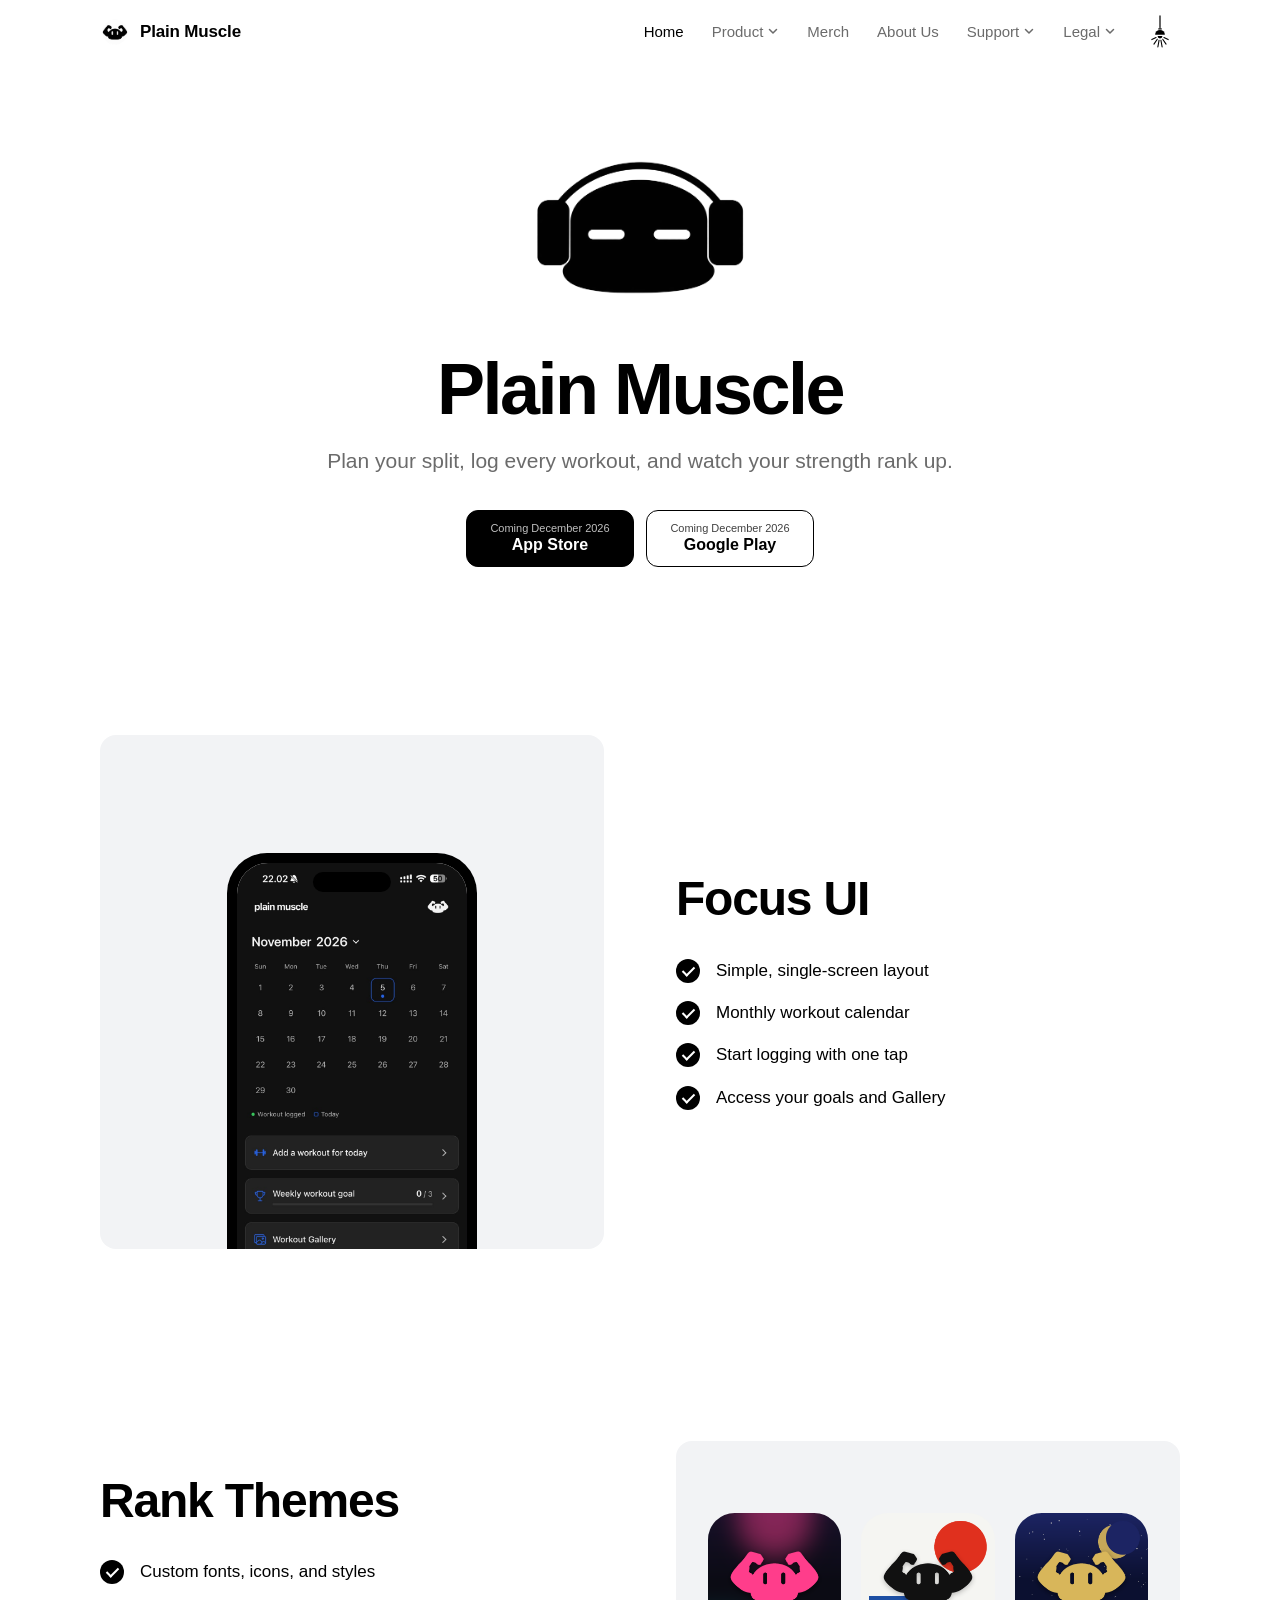
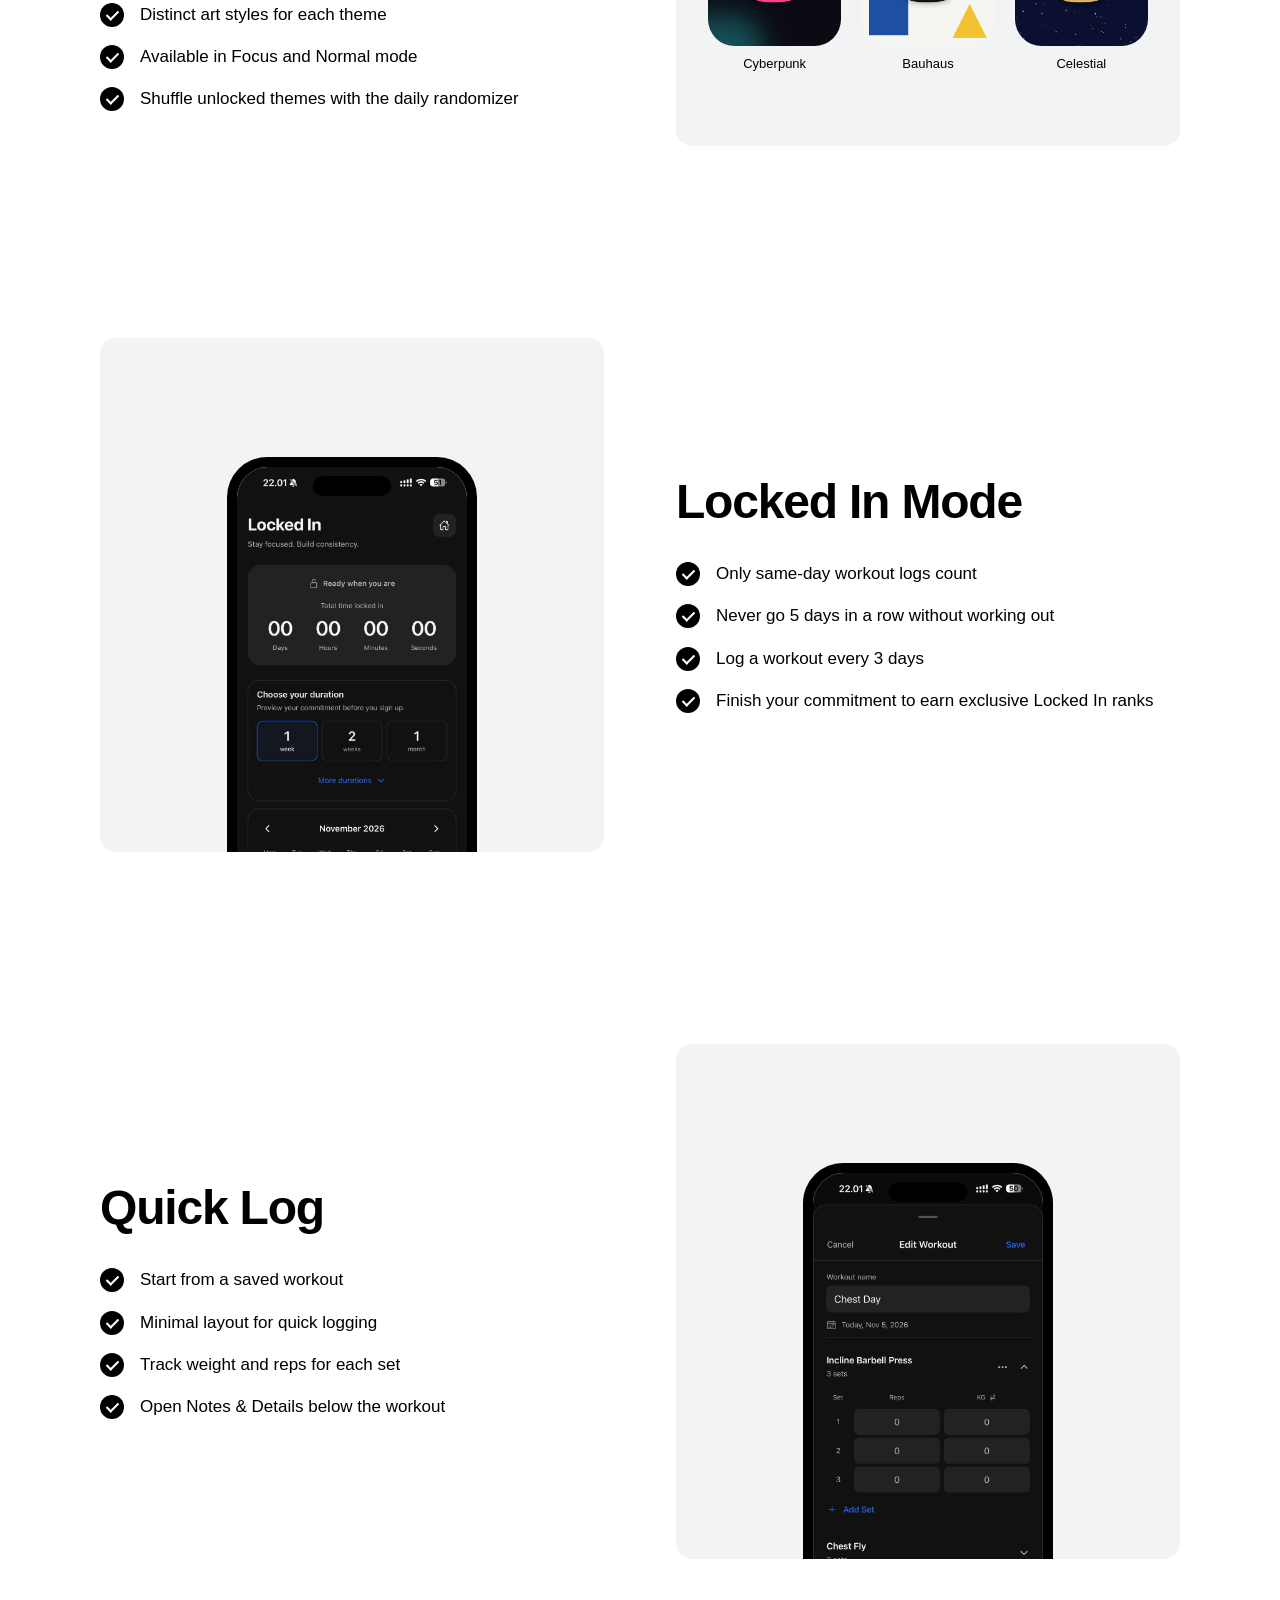
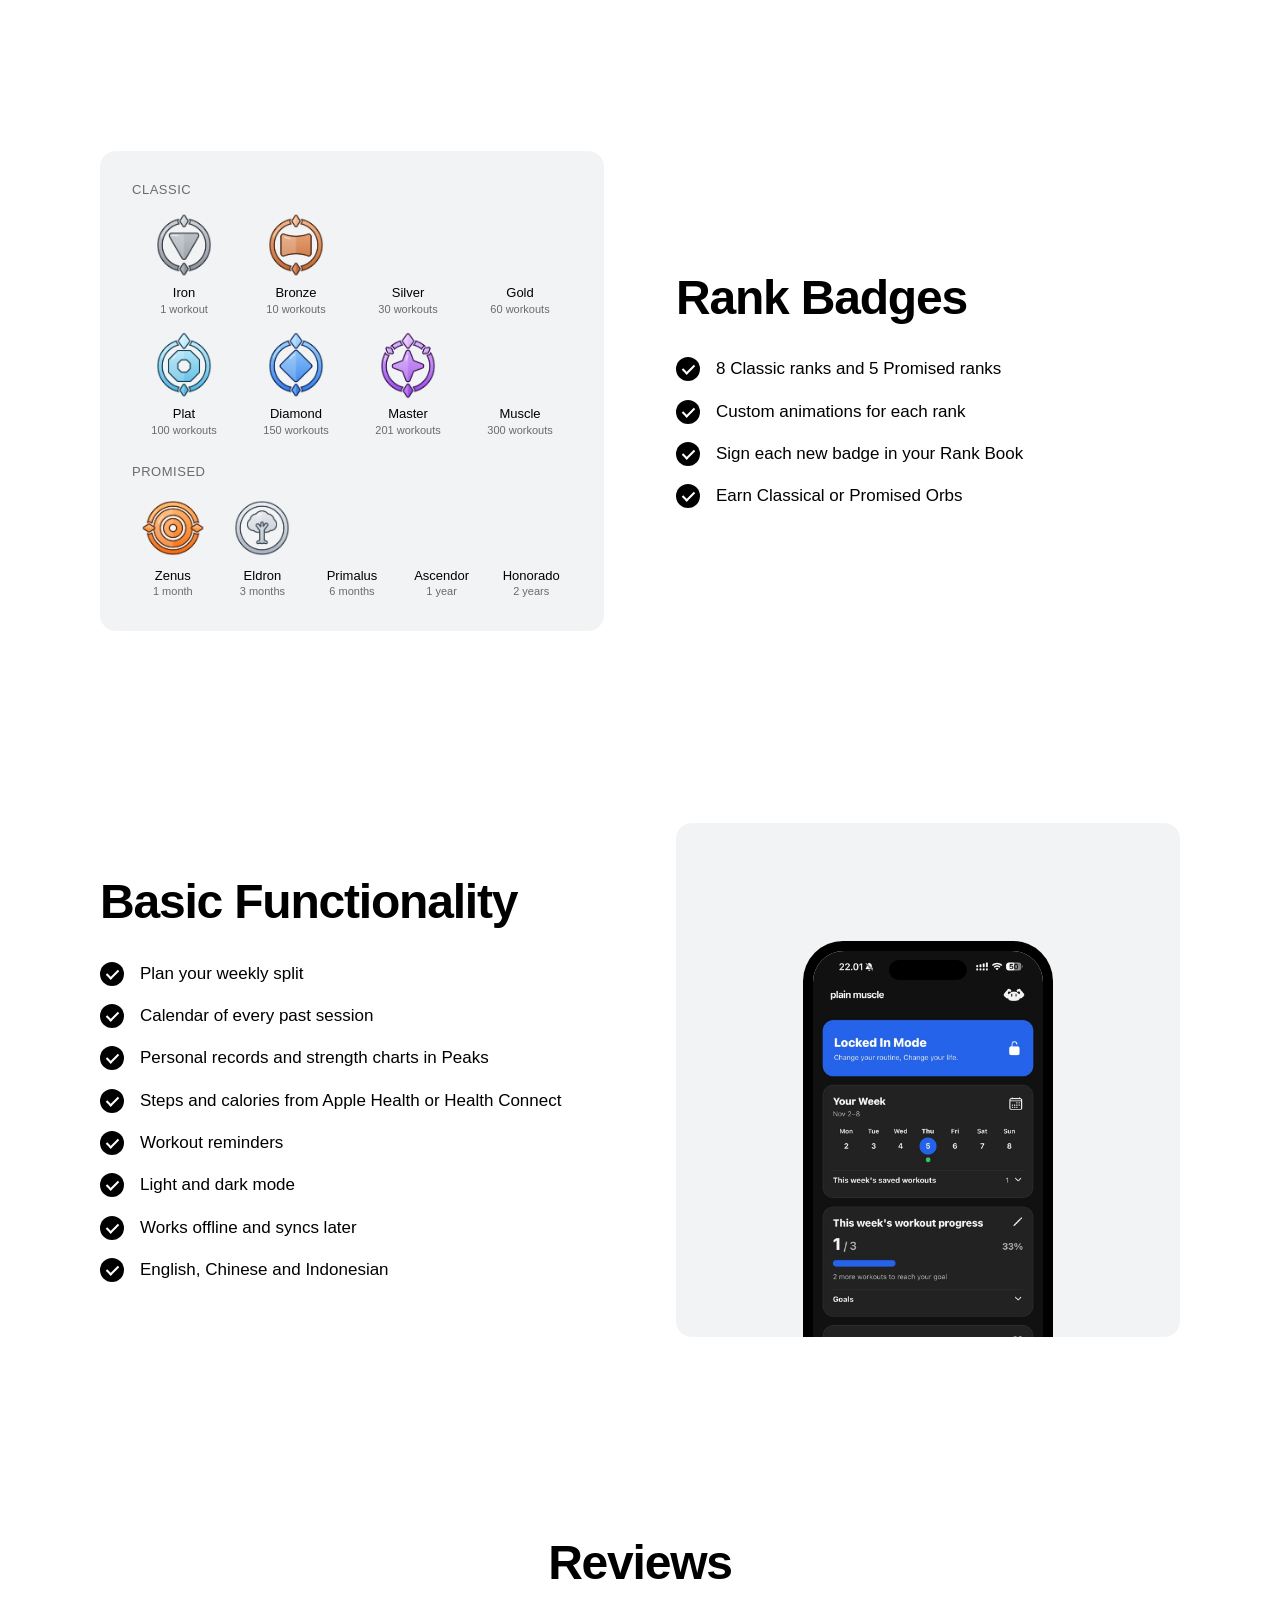
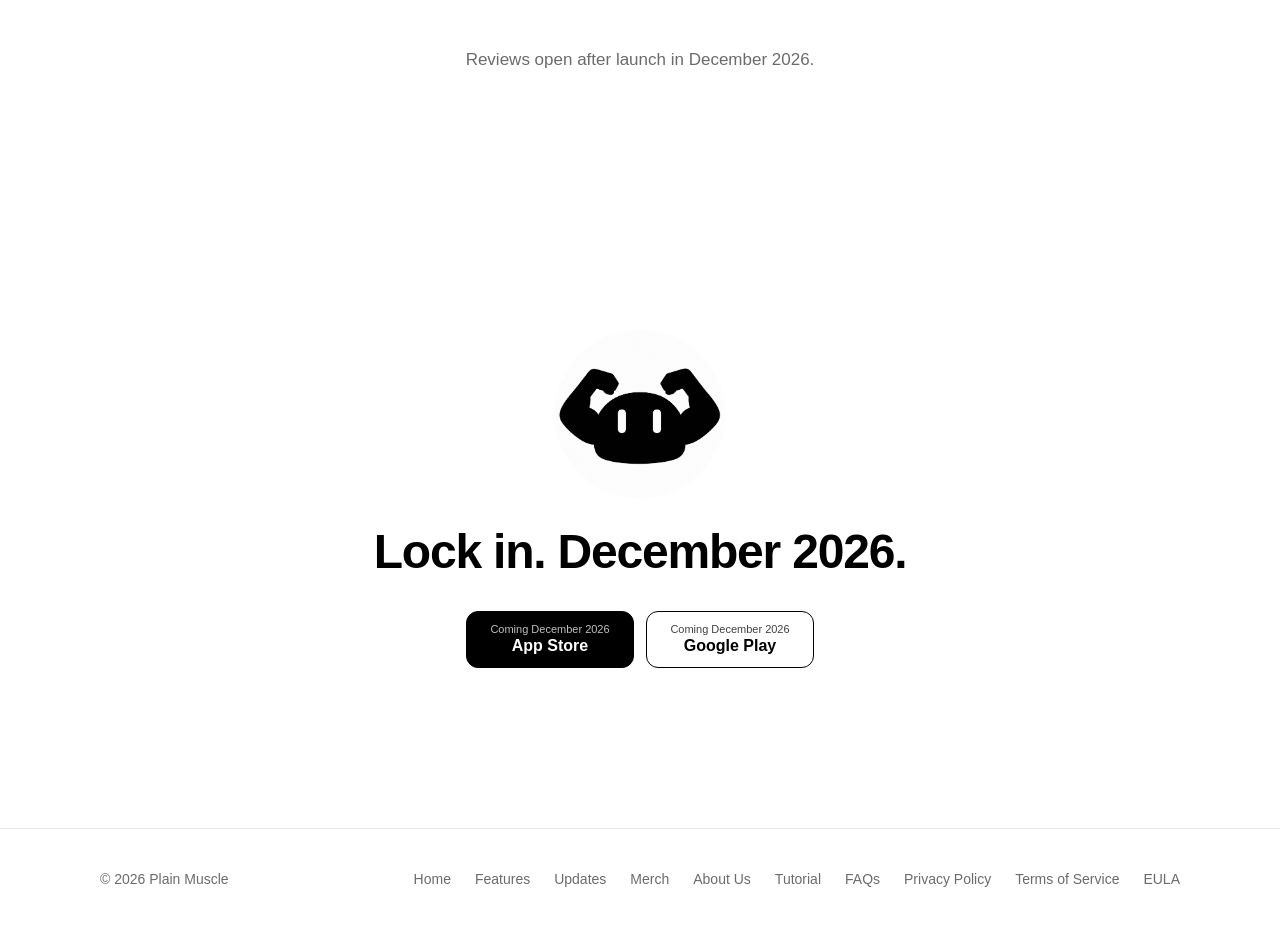
<file: index.html>
<!doctype html>
<html lang="en">
  <head>
    <meta charset="UTF-8" />
    <meta name="viewport" content="width=device-width, initial-scale=1, viewport-fit=cover" />
    <title>Plain Muscle</title>
    <meta name="description" content="Plain Muscle: plan your split, log every workout, and watch your strength rank up. A simple, no-clutter gym tracker. Coming December 2026." />
    <meta name="theme-color" content="#ffffff" />
    <link rel="canonical" href="https://plainmuscle.com/" />
    <meta property="og:type" content="website" />
    <meta property="og:site_name" content="Plain Muscle" />
    <meta property="og:title" content="Plain Muscle" />
    <meta property="og:description" content="Plain Muscle: plan your split, log every workout, and watch your strength rank up. A simple, no-clutter gym tracker. Coming December 2026." />
    <meta property="og:url" content="https://plainmuscle.com/" />
    <meta property="og:image" content="https://plainmuscle.com/assets/plain-muscle.png" />
    <meta name="twitter:card" content="summary_large_image" />
    <link rel="icon" type="image/png" href="assets/muco-favicon.png" />
    <link rel="apple-touch-icon" href="assets/muco-favicon.png" />
    <script>
      document.documentElement.classList.add("js");
      let savedTheme;
      try {
        savedTheme = localStorage.getItem("plain-muscle-theme");
      } catch {}
      document.documentElement.dataset.theme =
        savedTheme === "light" || savedTheme === "dark"
          ? savedTheme
          : matchMedia("(prefers-color-scheme: dark)").matches ? "dark" : "light";
    </script>
    <link rel="stylesheet" href="styles.css" />
  </head>
  <body>
    <header class="site-header">
      <div class="wrap">
        <a class="brand" href="/">
          <img src="assets/muco-favicon.png" alt="" width="1254" height="1254" />
          Plain Muscle
        </a>
        <nav class="site-nav" id="site-nav" aria-label="Main">
          <ul>
            <li><a href="/" aria-current="page">Home</a></li>
            <li class="dropdown">
              <button class="dropdown-toggle" type="button" aria-expanded="false" aria-controls="menu-product">Product<svg viewBox="0 0 12 12" aria-hidden="true" focusable="false"><path d="M2.5 4.5 6 8l3.5-3.5" fill="none" stroke="currentColor" stroke-width="1.5" stroke-linecap="round" stroke-linejoin="round" /></svg></button>
              <ul class="dropdown-menu" id="menu-product">
                <li><a href="/features">Features</a></li>
                <li><a href="/updates">Updates</a></li>
              </ul>
            </li>
            <li><a href="/merch">Merch</a></li>
            <li><a href="/about">About Us</a></li>
            <li class="dropdown">
              <button class="dropdown-toggle" type="button" aria-expanded="false" aria-controls="menu-support">Support<svg viewBox="0 0 12 12" aria-hidden="true" focusable="false"><path d="M2.5 4.5 6 8l3.5-3.5" fill="none" stroke="currentColor" stroke-width="1.5" stroke-linecap="round" stroke-linejoin="round" /></svg></button>
              <ul class="dropdown-menu" id="menu-support">
                <li><a href="/tutorial">Tutorial</a></li>
                <li><a href="/faq">FAQs</a></li>
              </ul>
            </li>
            <li class="dropdown">
              <button class="dropdown-toggle" type="button" aria-expanded="false" aria-controls="menu-legal">Legal<svg viewBox="0 0 12 12" aria-hidden="true" focusable="false"><path d="M2.5 4.5 6 8l3.5-3.5" fill="none" stroke="currentColor" stroke-width="1.5" stroke-linecap="round" stroke-linejoin="round" /></svg></button>
              <ul class="dropdown-menu" id="menu-legal">
                <li><a href="/privacy">Privacy Policy</a></li>
                <li><a href="/terms">Terms of Service</a></li>
                <li><a href="/eula">EULA</a></li>
              </ul>
            </li>
          </ul>
        </nav>
        <button class="icon-button light-switch" type="button" aria-label="Turn the light off" aria-pressed="false">
          <svg viewBox="0 0 64 112" fill="none" aria-hidden="true" focusable="false">
            <path d="M32 3v38" stroke="currentColor" stroke-width="4" stroke-linecap="round" />
            <path d="M28 46h8" stroke="currentColor" stroke-width="4" stroke-linecap="round" />
            <path d="M16 65a16 16 0 0 1 32 0H16Z" fill="currentColor" />
            <path d="M24 69a8 8 0 0 0 16 0H24Z" fill="currentColor" />
            <g class="light-rays" stroke="currentColor" stroke-width="3.5" stroke-linecap="round">
              <path d="M19 74 5 81M23 80 12 96M29 83 25 105M35 83 39 105M41 80 52 96M45 74 59 81" />
            </g>
          </svg>
        </button>
        <button class="icon-button menu-button" type="button" aria-label="Open menu" aria-expanded="false" aria-controls="site-nav">
          <span></span>
        </button>
      </div>
    </header>

    <main>
      <section class="hero">
        <div class="wrap">
          <div class="mascot">
            <img src="assets/plain-muscle-transparent.png" alt="The Plain Muscle mascot asleep with headphones on" width="1448" height="1086" />
            <div class="sleep-letters" aria-hidden="true"><span>z</span><span>z</span><span>z</span></div>
          </div>
          <h1>Plain Muscle</h1>
          <p class="lead">Plan your split, log every workout, and watch your strength rank up.</p>
          <div class="buttons">
            <a class="button" href="#" aria-disabled="true"><small>Coming December 2026</small>App Store</a>
            <a class="button secondary" href="#" aria-disabled="true"><small>Coming December 2026</small>Google Play</a>
          </div>
        </div>
      </section>

      <div class="wrap">
        <section class="feature reveal" id="focus" aria-labelledby="focus-title">
          <div class="shot">
            <div class="phone">
              <div class="phone-screen">
                <img src="assets/screens/focus.jpg" alt="Plain Muscle focus mode screen" width="738" height="1600" loading="lazy" decoding="async" />
              </div>
            </div>
          </div>
          <div>
            <h2 id="focus-title">Focus UI</h2>
            <ul class="checks">
              <li>Simple, single-screen layout</li>
              <li>Monthly workout calendar</li>
              <li>Start logging with one tap</li>
              <li>Access your goals and Gallery</li>
            </ul>
          </div>
        </section>

        <section class="feature flip reveal" id="rank-themes" aria-labelledby="rank-themes-title">
          <div class="shot theme-shot">
            <ul class="theme-grid" aria-label="Examples of Rank Theme app icons">
              <li><img src="assets/themes/cyberpunk.png" alt="Neon pink mascot on a dark background" width="1024" height="1024" loading="lazy" decoding="async" />Cyberpunk</li>
              <li><img src="assets/themes/bauhaus.png" alt="Black mascot surrounded by geometric shapes" width="1024" height="1024" loading="lazy" decoding="async" />Bauhaus</li>
              <li><img src="assets/themes/celestial.png" alt="Gold mascot against a starry sky" width="1024" height="1024" loading="lazy" decoding="async" />Celestial</li>
            </ul>
          </div>
          <div>
            <h2 id="rank-themes-title">Rank Themes</h2>
            <ul class="checks">
              <li>Custom fonts, icons, and styles</li>
              <li>Distinct art styles for each theme</li>
              <li>Available in Focus and Normal mode</li>
              <li>Shuffle unlocked themes with the daily randomizer</li>
            </ul>
          </div>
        </section>

        <section class="feature reveal" id="lock-in" aria-labelledby="lock-in-title">
          <div class="shot">
            <div class="phone">
              <div class="phone-screen">
                <img src="assets/screens/lock-in.jpg" alt="Plain Muscle lock in screen" width="738" height="1600" loading="lazy" decoding="async" />
              </div>
            </div>
          </div>
          <div>
            <h2 id="lock-in-title">Locked In Mode</h2>
            <ul class="checks">
              <li>Only same-day workout logs count</li>
              <li>Never go 5 days in a row without working out</li>
              <li>Log a workout every 3 days</li>
              <li>Finish your commitment to earn exclusive Locked In ranks</li>
            </ul>
          </div>
        </section>

        <section class="feature flip reveal" id="quick-log" aria-labelledby="quick-log-title">
          <div class="shot">
            <div class="phone">
              <div class="phone-screen">
                <img src="assets/screens/log-workout.jpg" alt="Plain Muscle log workout screen" width="738" height="1600" loading="lazy" decoding="async" />
              </div>
            </div>
          </div>
          <div>
            <h2 id="quick-log-title">Quick Log</h2>
            <ul class="checks">
              <li>Start from a saved workout</li>
              <li>Minimal layout for quick logging</li>
              <li>Track weight and reps for each set</li>
              <li>Open Notes &amp; Details below the workout</li>
            </ul>
          </div>
        </section>

        <section class="feature reveal" id="ranks" aria-labelledby="ranks-title">
          <div class="shot badges">
            <div class="badge-group">
              <h3>Classic</h3>
              <ul class="badge-grid">
                <li><img src="assets/ranks/iron.png" alt="" width="1254" height="1254" loading="lazy" decoding="async" />Iron<small>1 workout</small></li>
                <li><img src="assets/ranks/bronze.png" alt="" width="1254" height="1254" loading="lazy" decoding="async" />Bronze<small>10 workouts</small></li>
                <li><img src="assets/ranks/silver.png" alt="" width="1254" height="1254" loading="lazy" decoding="async" />Silver<small>30 workouts</small></li>
                <li><img src="assets/ranks/gold.png" alt="" width="1254" height="1254" loading="lazy" decoding="async" />Gold<small>60 workouts</small></li>
                <li><img src="assets/ranks/platinum.png" alt="" width="1254" height="1254" loading="lazy" decoding="async" />Plat<small>100 workouts</small></li>
                <li><img src="assets/ranks/diamond.png" alt="" width="1254" height="1254" loading="lazy" decoding="async" />Diamond<small>150 workouts</small></li>
                <li><img src="assets/ranks/master.png" alt="" width="1254" height="1254" loading="lazy" decoding="async" />Master<small>201 workouts</small></li>
                <li><img src="assets/ranks/muscle.png" alt="" width="1254" height="1254" loading="lazy" decoding="async" />Muscle<small>300 workouts</small></li>
              </ul>
            </div>
            <div class="badge-group">
              <h3>Promised</h3>
              <ul class="badge-grid five">
                <li><img src="assets/ranks/zenus.png" alt="" width="1254" height="1254" loading="lazy" decoding="async" />Zenus<small>1 month</small></li>
                <li><img src="assets/ranks/elderon.png" alt="" width="1254" height="1254" loading="lazy" decoding="async" />Eldron<small>3 months</small></li>
                <li><img src="assets/ranks/primalus.png" alt="" width="1254" height="1254" loading="lazy" decoding="async" />Primalus<small>6 months</small></li>
                <li><img src="assets/ranks/ascendor.png" alt="" width="1254" height="1254" loading="lazy" decoding="async" />Ascendor<small>1 year</small></li>
                <li><img src="assets/ranks/honorado.png" alt="" width="1254" height="1254" loading="lazy" decoding="async" />Honorado<small>2 years</small></li>
              </ul>
            </div>
          </div>
          <div>
            <h2 id="ranks-title">Rank Badges</h2>
            <ul class="checks">
              <li>8 Classic ranks and 5 Promised ranks</li>
              <li>Custom animations for each rank</li>
              <li>Sign each new badge in your Rank Book</li>
              <li>Earn Classical or Promised Orbs</li>
            </ul>
          </div>
        </section>

        <section class="feature flip reveal" id="basics" aria-labelledby="basics-title">
          <div class="shot">
            <div class="phone">
              <div class="phone-screen">
                <img src="assets/screens/home.jpg" alt="Plain Muscle home screen" width="738" height="1600" loading="lazy" decoding="async" />
              </div>
            </div>
          </div>
          <div>
            <h2 id="basics-title">Basic Functionality</h2>
            <ul class="checks">
              <li>Plan your weekly split</li>
              <li>Calendar of every past session</li>
              <li>Personal records and strength charts in Peaks</li>
              <li>Steps and calories from Apple Health or Health Connect</li>
              <li>Workout reminders</li>
              <li>Light and dark mode</li>
              <li>Works offline and syncs later</li>
              <li>English, Chinese and Indonesian</li>
            </ul>
          </div>
        </section>
      </div>

      <section class="section" aria-labelledby="reviews-title">
        <div class="wrap">
          <div class="section-head reveal">
            <h2 id="reviews-title">Reviews</h2>
          </div>
          <div class="reviews reveal" data-reviews></div>
          <p class="empty-note" data-reviews-empty>Reviews open after launch in December 2026.</p>
        </div>
      </section>

      <section class="cta">
        <div class="wrap reveal">
          <div class="mascot">
            <img src="assets/muco-favicon.png" alt="The Plain Muscle mascot" width="1254" height="1254" />
          </div>
          <h2>Lock in. December 2026.</h2>
          <div class="buttons">
            <a class="button" href="#" aria-disabled="true"><small>Coming December 2026</small>App Store</a>
            <a class="button secondary" href="#" aria-disabled="true"><small>Coming December 2026</small>Google Play</a>
          </div>
        </div>
      </section>
    </main>

    <footer class="site-footer">
      <div class="wrap">
        <span>© 2026 Plain Muscle</span>
        <ul>
          <li><a href="/">Home</a></li>
          <li><a href="/features">Features</a></li>
          <li><a href="/updates">Updates</a></li>
          <li><a href="/merch">Merch</a></li>
          <li><a href="/about">About Us</a></li>
          <li><a href="/tutorial">Tutorial</a></li>
          <li><a href="/faq">FAQs</a></li>
          <li><a href="/privacy">Privacy Policy</a></li>
          <li><a href="/terms">Terms of Service</a></li>
          <li><a href="/eula">EULA</a></li>
        </ul>
      </div>
    </footer>

    <script src="main.js"></script>
  </body>
</html>
</file>
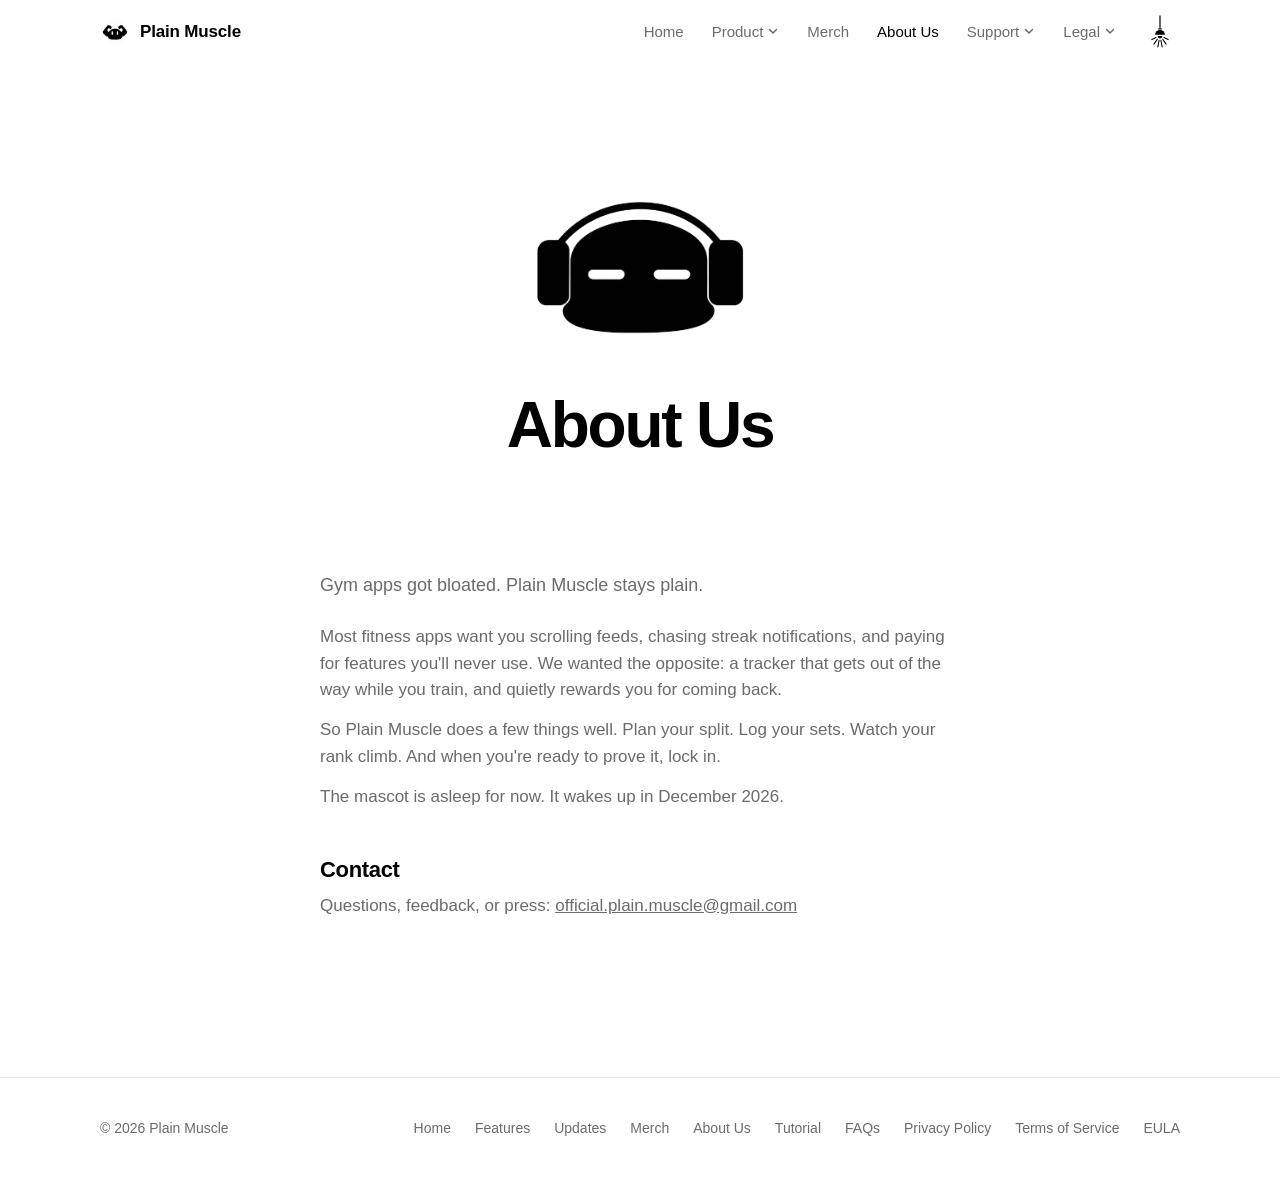
<file: about.html>
<!doctype html>
<html lang="en">
  <head>
    <meta charset="UTF-8" />
    <meta name="viewport" content="width=device-width, initial-scale=1, viewport-fit=cover" />
    <title>About Us · Plain Muscle</title>
    <meta name="description" content="Why Plain Muscle exists: a gym tracker that stays plain and rewards consistency." />
    <meta name="theme-color" content="#ffffff" />
    <link rel="canonical" href="https://plainmuscle.com/about" />
    <meta property="og:type" content="website" />
    <meta property="og:site_name" content="Plain Muscle" />
    <meta property="og:title" content="About Us · Plain Muscle" />
    <meta property="og:description" content="Why Plain Muscle exists: a gym tracker that stays plain and rewards consistency." />
    <meta property="og:url" content="https://plainmuscle.com/about" />
    <meta property="og:image" content="https://plainmuscle.com/assets/plain-muscle.png" />
    <meta name="twitter:card" content="summary_large_image" />
    <link rel="icon" type="image/png" href="assets/muco-favicon.png" />
    <link rel="apple-touch-icon" href="assets/muco-favicon.png" />
    <script>
      document.documentElement.classList.add("js");
      let savedTheme;
      try {
        savedTheme = localStorage.getItem("plain-muscle-theme");
      } catch {}
      document.documentElement.dataset.theme =
        savedTheme === "light" || savedTheme === "dark"
          ? savedTheme
          : matchMedia("(prefers-color-scheme: dark)").matches ? "dark" : "light";
    </script>
    <link rel="stylesheet" href="styles.css" />
  </head>
  <body>
    <header class="site-header">
      <div class="wrap">
        <a class="brand" href="/">
          <img src="assets/muco-favicon.png" alt="" width="1254" height="1254" />
          Plain Muscle
        </a>
        <nav class="site-nav" id="site-nav" aria-label="Main">
          <ul>
            <li><a href="/">Home</a></li>
            <li class="dropdown">
              <button class="dropdown-toggle" type="button" aria-expanded="false" aria-controls="menu-product">Product<svg viewBox="0 0 12 12" aria-hidden="true" focusable="false"><path d="M2.5 4.5 6 8l3.5-3.5" fill="none" stroke="currentColor" stroke-width="1.5" stroke-linecap="round" stroke-linejoin="round" /></svg></button>
              <ul class="dropdown-menu" id="menu-product">
                <li><a href="/features">Features</a></li>
                <li><a href="/updates">Updates</a></li>
              </ul>
            </li>
            <li><a href="/merch">Merch</a></li>
            <li><a href="/about" aria-current="page">About Us</a></li>
            <li class="dropdown">
              <button class="dropdown-toggle" type="button" aria-expanded="false" aria-controls="menu-support">Support<svg viewBox="0 0 12 12" aria-hidden="true" focusable="false"><path d="M2.5 4.5 6 8l3.5-3.5" fill="none" stroke="currentColor" stroke-width="1.5" stroke-linecap="round" stroke-linejoin="round" /></svg></button>
              <ul class="dropdown-menu" id="menu-support">
                <li><a href="/tutorial">Tutorial</a></li>
                <li><a href="/faq">FAQs</a></li>
              </ul>
            </li>
            <li class="dropdown">
              <button class="dropdown-toggle" type="button" aria-expanded="false" aria-controls="menu-legal">Legal<svg viewBox="0 0 12 12" aria-hidden="true" focusable="false"><path d="M2.5 4.5 6 8l3.5-3.5" fill="none" stroke="currentColor" stroke-width="1.5" stroke-linecap="round" stroke-linejoin="round" /></svg></button>
              <ul class="dropdown-menu" id="menu-legal">
                <li><a href="/privacy">Privacy Policy</a></li>
                <li><a href="/terms">Terms of Service</a></li>
                <li><a href="/eula">EULA</a></li>
              </ul>
            </li>
          </ul>
        </nav>
        <button class="icon-button light-switch" type="button" aria-label="Turn the light off" aria-pressed="false">
          <svg viewBox="0 0 64 112" fill="none" aria-hidden="true" focusable="false">
            <path d="M32 3v38" stroke="currentColor" stroke-width="4" stroke-linecap="round" />
            <path d="M28 46h8" stroke="currentColor" stroke-width="4" stroke-linecap="round" />
            <path d="M16 65a16 16 0 0 1 32 0H16Z" fill="currentColor" />
            <path d="M24 69a8 8 0 0 0 16 0H24Z" fill="currentColor" />
            <g class="light-rays" stroke="currentColor" stroke-width="3.5" stroke-linecap="round">
              <path d="M19 74 5 81M23 80 12 96M29 83 25 105M35 83 39 105M41 80 52 96M45 74 59 81" />
            </g>
          </svg>
        </button>
        <button class="icon-button menu-button" type="button" aria-label="Open menu" aria-expanded="false" aria-controls="site-nav">
          <span></span>
        </button>
      </div>
    </header>

    <main>
      <section class="page-head">
        <div class="wrap">
          <div class="mascot">
            <img src="assets/plain-muscle-transparent.png" alt="The Plain Muscle mascot asleep with headphones on" width="1448" height="1086" />
            <div class="sleep-letters" aria-hidden="true"><span>z</span><span>z</span><span>z</span></div>
          </div>
          <h1>About Us</h1>
        </div>
      </section>

      <section class="section">
        <div class="wrap prose">
          <!-- TODO: placeholder story. Rewrite in your own words. -->
          <p class="lead" style="margin: 0 0 24px">Gym apps got bloated. Plain Muscle stays plain.</p>
          <p>Most fitness apps want you scrolling feeds, chasing streak notifications, and paying for features you'll never use. We wanted the opposite: a tracker that gets out of the way while you train, and quietly rewards you for coming back.</p>
          <p>So Plain Muscle does a few things well. Plan your split. Log your sets. Watch your rank climb. And when you're ready to prove it, lock in.</p>
          <p>The mascot is asleep for now. It wakes up in December 2026.</p>
          <h2>Contact</h2>
          <p>Questions, feedback, or press: <a href="mailto:official.plain.muscle@gmail.com">official.plain.muscle@gmail.com</a></p>
        </div>
      </section>
    </main>

    <footer class="site-footer">
      <div class="wrap">
        <span>© 2026 Plain Muscle</span>
        <ul>
          <li><a href="/">Home</a></li>
          <li><a href="/features">Features</a></li>
          <li><a href="/updates">Updates</a></li>
          <li><a href="/merch">Merch</a></li>
          <li><a href="/about">About Us</a></li>
          <li><a href="/tutorial">Tutorial</a></li>
          <li><a href="/faq">FAQs</a></li>
          <li><a href="/privacy">Privacy Policy</a></li>
          <li><a href="/terms">Terms of Service</a></li>
          <li><a href="/eula">EULA</a></li>
        </ul>
      </div>
    </footer>

    <script src="main.js"></script>
  </body>
</html>
</file>
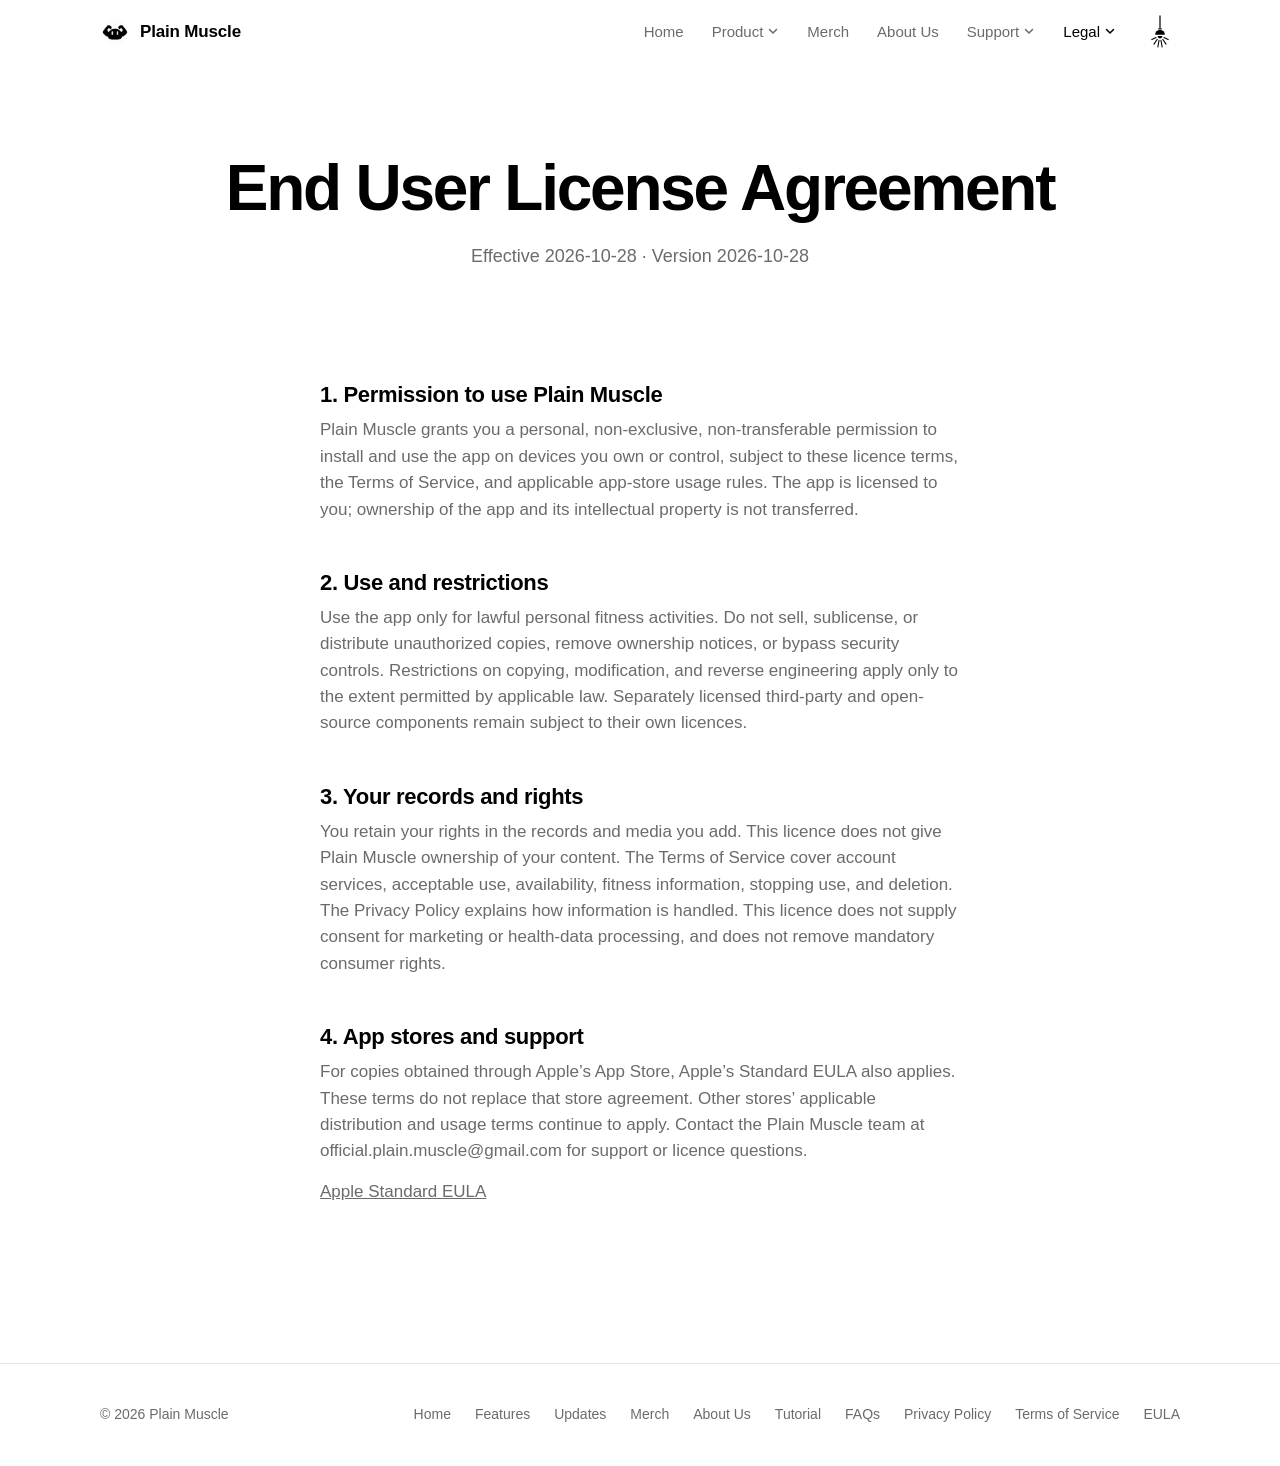
<file: eula.html>
<!doctype html>
<html lang="en">
  <head>
    <meta charset="UTF-8" />
    <meta name="viewport" content="width=device-width, initial-scale=1, viewport-fit=cover" />
    <title>EULA · Plain Muscle</title>
    <meta name="description" content="Plain Muscle End User License Agreement." />
    <meta name="theme-color" content="#ffffff" />
    <link rel="canonical" href="https://plainmuscle.com/eula" />
    <meta property="og:type" content="website" />
    <meta property="og:site_name" content="Plain Muscle" />
    <meta property="og:title" content="EULA · Plain Muscle" />
    <meta property="og:description" content="Plain Muscle End User License Agreement." />
    <meta property="og:url" content="https://plainmuscle.com/eula" />
    <meta property="og:image" content="https://plainmuscle.com/assets/plain-muscle.png" />
    <meta name="twitter:card" content="summary_large_image" />
    <link rel="icon" type="image/png" href="assets/muco-favicon.png" />
    <link rel="apple-touch-icon" href="assets/muco-favicon.png" />
    <script>
      document.documentElement.classList.add("js");
      let savedTheme;
      try {
        savedTheme = localStorage.getItem("plain-muscle-theme");
      } catch {}
      document.documentElement.dataset.theme =
        savedTheme === "light" || savedTheme === "dark"
          ? savedTheme
          : matchMedia("(prefers-color-scheme: dark)").matches ? "dark" : "light";
    </script>
    <link rel="stylesheet" href="styles.css" />
  </head>
  <body>
    <header class="site-header">
      <div class="wrap">
        <a class="brand" href="/">
          <img src="assets/muco-favicon.png" alt="" width="1254" height="1254" />
          Plain Muscle
        </a>
        <nav class="site-nav" id="site-nav" aria-label="Main">
          <ul>
            <li><a href="/">Home</a></li>
            <li class="dropdown">
              <button class="dropdown-toggle" type="button" aria-expanded="false" aria-controls="menu-product">Product<svg viewBox="0 0 12 12" aria-hidden="true" focusable="false"><path d="M2.5 4.5 6 8l3.5-3.5" fill="none" stroke="currentColor" stroke-width="1.5" stroke-linecap="round" stroke-linejoin="round" /></svg></button>
              <ul class="dropdown-menu" id="menu-product">
                <li><a href="/features">Features</a></li>
                <li><a href="/updates">Updates</a></li>
              </ul>
            </li>
            <li><a href="/merch">Merch</a></li>
            <li><a href="/about">About Us</a></li>
            <li class="dropdown">
              <button class="dropdown-toggle" type="button" aria-expanded="false" aria-controls="menu-support">Support<svg viewBox="0 0 12 12" aria-hidden="true" focusable="false"><path d="M2.5 4.5 6 8l3.5-3.5" fill="none" stroke="currentColor" stroke-width="1.5" stroke-linecap="round" stroke-linejoin="round" /></svg></button>
              <ul class="dropdown-menu" id="menu-support">
                <li><a href="/tutorial">Tutorial</a></li>
                <li><a href="/faq">FAQs</a></li>
              </ul>
            </li>
            <li class="dropdown">
              <button class="dropdown-toggle active" type="button" aria-expanded="false" aria-controls="menu-legal">Legal<svg viewBox="0 0 12 12" aria-hidden="true" focusable="false"><path d="M2.5 4.5 6 8l3.5-3.5" fill="none" stroke="currentColor" stroke-width="1.5" stroke-linecap="round" stroke-linejoin="round" /></svg></button>
              <ul class="dropdown-menu" id="menu-legal">
                <li><a href="/privacy">Privacy Policy</a></li>
                <li><a href="/terms">Terms of Service</a></li>
                <li><a href="/eula" aria-current="page">EULA</a></li>
              </ul>
            </li>
          </ul>
        </nav>
        <button class="icon-button light-switch" type="button" aria-label="Turn the light off" aria-pressed="false">
          <svg viewBox="0 0 64 112" fill="none" aria-hidden="true" focusable="false">
            <path d="M32 3v38" stroke="currentColor" stroke-width="4" stroke-linecap="round" />
            <path d="M28 46h8" stroke="currentColor" stroke-width="4" stroke-linecap="round" />
            <path d="M16 65a16 16 0 0 1 32 0H16Z" fill="currentColor" />
            <path d="M24 69a8 8 0 0 0 16 0H24Z" fill="currentColor" />
            <g class="light-rays" stroke="currentColor" stroke-width="3.5" stroke-linecap="round">
              <path d="M19 74 5 81M23 80 12 96M29 83 25 105M35 83 39 105M41 80 52 96M45 74 59 81" />
            </g>
          </svg>
        </button>
        <button class="icon-button menu-button" type="button" aria-label="Open menu" aria-expanded="false" aria-controls="site-nav">
          <span></span>
        </button>
      </div>
    </header>

    <main>
      <section class="page-head">
        <div class="wrap">
          <h1>End User License Agreement</h1>
          <p class="lead">Effective 2026-10-28 · Version 2026-10-28</p>
        </div>
      </section>

      <section class="section">
        <div class="wrap prose">
          <!-- Generated from plain-muscle/src/features/legal/eulaCopy.ts. Keep the app and this page in sync. -->
          <h2>1. Permission to use Plain Muscle</h2>
            <p>Plain Muscle grants you a personal, non-exclusive, non-transferable permission to install and use the app on devices you own or control, subject to these licence terms, the Terms of Service, and applicable app-store usage rules. The app is licensed to you; ownership of the app and its intellectual property is not transferred.</p>
          <h2>2. Use and restrictions</h2>
            <p>Use the app only for lawful personal fitness activities. Do not sell, sublicense, or distribute unauthorized copies, remove ownership notices, or bypass security controls. Restrictions on copying, modification, and reverse engineering apply only to the extent permitted by applicable law. Separately licensed third-party and open-source components remain subject to their own licences.</p>
          <h2>3. Your records and rights</h2>
            <p>You retain your rights in the records and media you add. This licence does not give Plain Muscle ownership of your content. The Terms of Service cover account services, acceptable use, availability, fitness information, stopping use, and deletion. The Privacy Policy explains how information is handled. This licence does not supply consent for marketing or health-data processing, and does not remove mandatory consumer rights.</p>
          <h2>4. App stores and support</h2>
            <p>For copies obtained through Apple’s App Store, Apple’s Standard EULA also applies. These terms do not replace that store agreement. Other stores’ applicable distribution and usage terms continue to apply. Contact the Plain Muscle team at official.plain.muscle@gmail.com for support or licence questions.</p>
          <p><a href="https://www.apple.com/legal/internet-services/itunes/dev/stdeula/">Apple Standard EULA</a></p>
        </div>
      </section>
    </main>

    <footer class="site-footer">
      <div class="wrap">
        <span>© 2026 Plain Muscle</span>
        <ul>
          <li><a href="/">Home</a></li>
          <li><a href="/features">Features</a></li>
          <li><a href="/updates">Updates</a></li>
          <li><a href="/merch">Merch</a></li>
          <li><a href="/about">About Us</a></li>
          <li><a href="/tutorial">Tutorial</a></li>
          <li><a href="/faq">FAQs</a></li>
          <li><a href="/privacy">Privacy Policy</a></li>
          <li><a href="/terms">Terms of Service</a></li>
          <li><a href="/eula">EULA</a></li>
        </ul>
      </div>
    </footer>

    <script src="main.js"></script>
  </body>
</html>
</file>
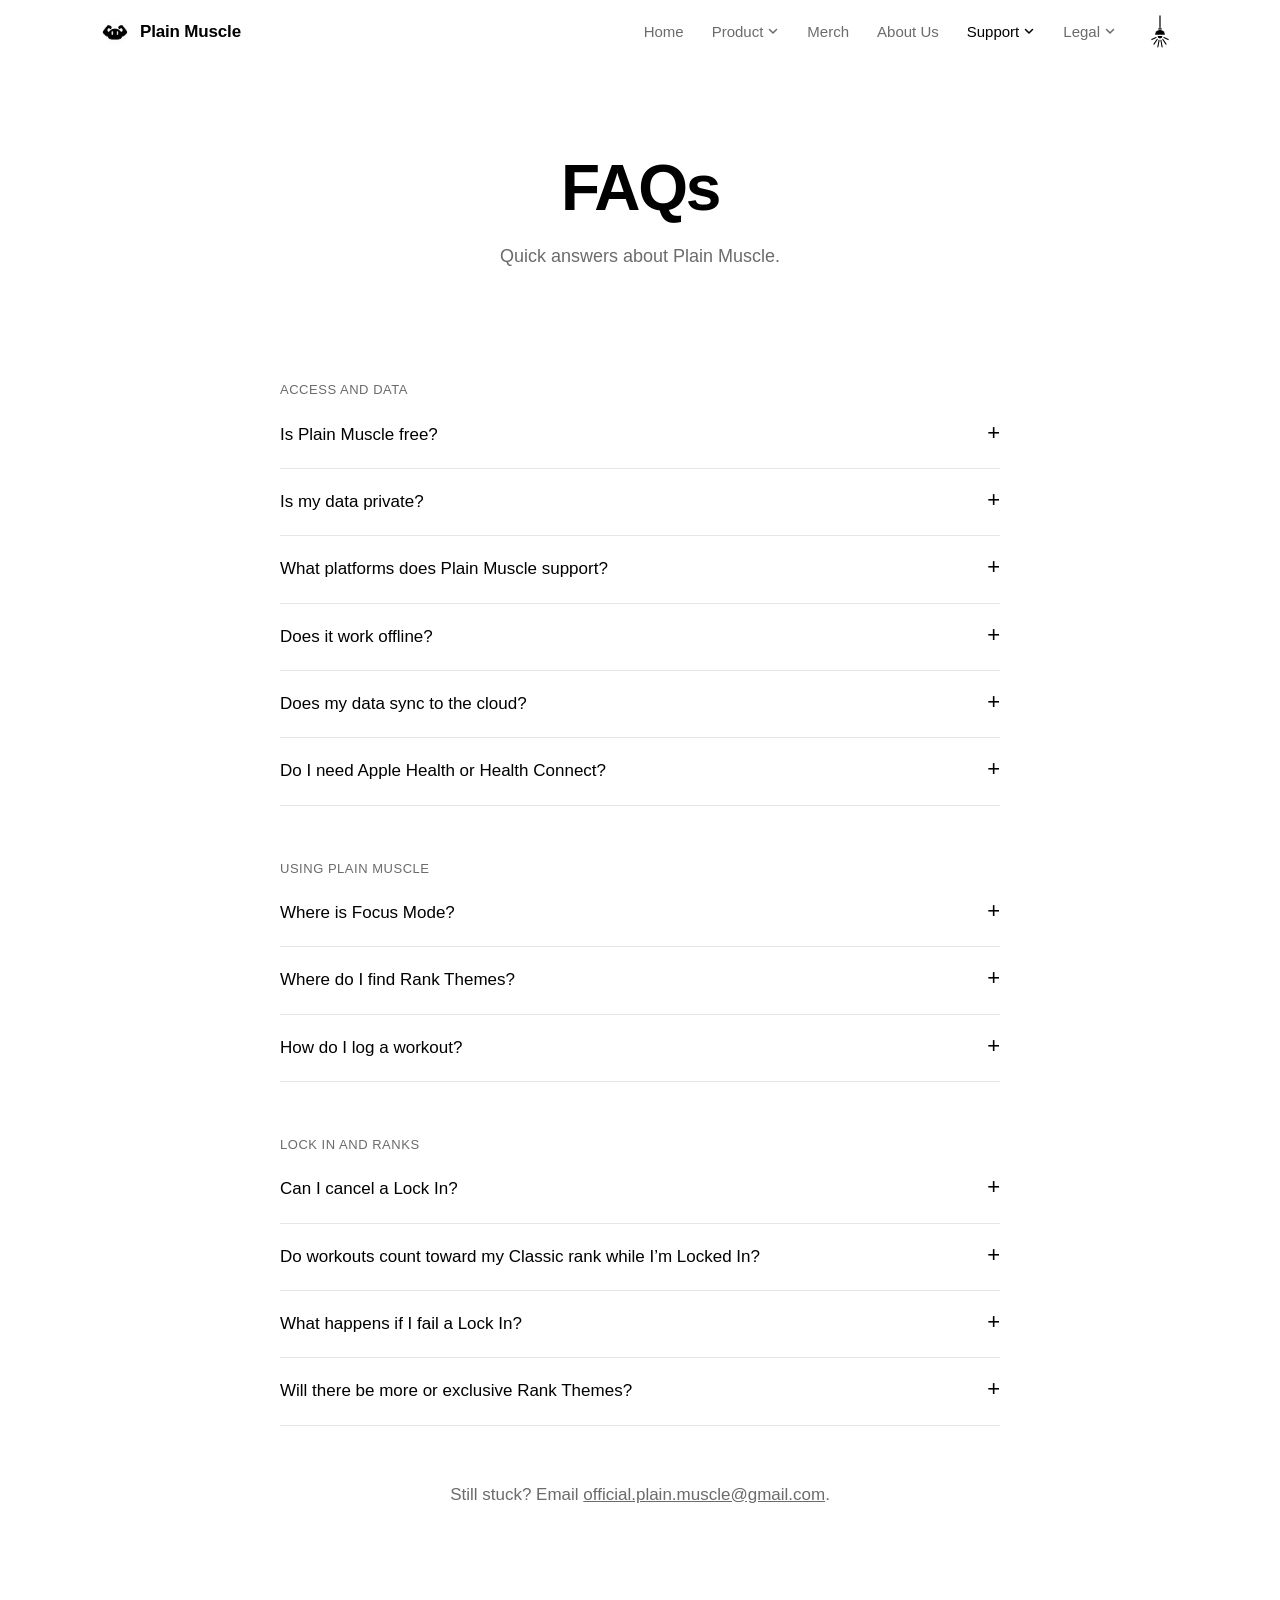
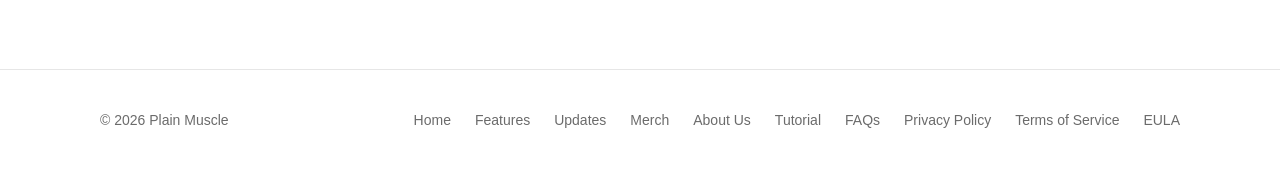
<file: faq.html>
<!doctype html>
<html lang="en">
  <head>
    <meta charset="UTF-8" />
    <meta name="viewport" content="width=device-width, initial-scale=1, viewport-fit=cover" />
    <title>FAQs · Plain Muscle</title>
    <meta name="description" content="Answers about Plain Muscle, Lock In, ranks and your data." />
    <meta name="theme-color" content="#ffffff" />
    <link rel="canonical" href="https://plainmuscle.com/faq" />
    <meta property="og:type" content="website" />
    <meta property="og:site_name" content="Plain Muscle" />
    <meta property="og:title" content="FAQs · Plain Muscle" />
    <meta property="og:description" content="Answers about Plain Muscle, Lock In, ranks and your data." />
    <meta property="og:url" content="https://plainmuscle.com/faq" />
    <meta property="og:image" content="https://plainmuscle.com/assets/plain-muscle.png" />
    <meta name="twitter:card" content="summary_large_image" />
    <link rel="icon" type="image/png" href="assets/muco-favicon.png" />
    <link rel="apple-touch-icon" href="assets/muco-favicon.png" />
    <script>
      document.documentElement.classList.add("js");
      let savedTheme;
      try {
        savedTheme = localStorage.getItem("plain-muscle-theme");
      } catch {}
      document.documentElement.dataset.theme =
        savedTheme === "light" || savedTheme === "dark"
          ? savedTheme
          : matchMedia("(prefers-color-scheme: dark)").matches ? "dark" : "light";
    </script>
    <link rel="stylesheet" href="styles.css" />
  </head>
  <body>
    <header class="site-header">
      <div class="wrap">
        <a class="brand" href="/">
          <img src="assets/muco-favicon.png" alt="" width="1254" height="1254" />
          Plain Muscle
        </a>
        <nav class="site-nav" id="site-nav" aria-label="Main">
          <ul>
            <li><a href="/">Home</a></li>
            <li class="dropdown">
              <button class="dropdown-toggle" type="button" aria-expanded="false" aria-controls="menu-product">Product<svg viewBox="0 0 12 12" aria-hidden="true" focusable="false"><path d="M2.5 4.5 6 8l3.5-3.5" fill="none" stroke="currentColor" stroke-width="1.5" stroke-linecap="round" stroke-linejoin="round" /></svg></button>
              <ul class="dropdown-menu" id="menu-product">
                <li><a href="/features">Features</a></li>
                <li><a href="/updates">Updates</a></li>
              </ul>
            </li>
            <li><a href="/merch">Merch</a></li>
            <li><a href="/about">About Us</a></li>
            <li class="dropdown">
              <button class="dropdown-toggle active" type="button" aria-expanded="false" aria-controls="menu-support">Support<svg viewBox="0 0 12 12" aria-hidden="true" focusable="false"><path d="M2.5 4.5 6 8l3.5-3.5" fill="none" stroke="currentColor" stroke-width="1.5" stroke-linecap="round" stroke-linejoin="round" /></svg></button>
              <ul class="dropdown-menu" id="menu-support">
                <li><a href="/tutorial">Tutorial</a></li>
                <li><a href="/faq" aria-current="page">FAQs</a></li>
              </ul>
            </li>
            <li class="dropdown">
              <button class="dropdown-toggle" type="button" aria-expanded="false" aria-controls="menu-legal">Legal<svg viewBox="0 0 12 12" aria-hidden="true" focusable="false"><path d="M2.5 4.5 6 8l3.5-3.5" fill="none" stroke="currentColor" stroke-width="1.5" stroke-linecap="round" stroke-linejoin="round" /></svg></button>
              <ul class="dropdown-menu" id="menu-legal">
                <li><a href="/privacy">Privacy Policy</a></li>
                <li><a href="/terms">Terms of Service</a></li>
                <li><a href="/eula">EULA</a></li>
              </ul>
            </li>
          </ul>
        </nav>
        <button class="icon-button light-switch" type="button" aria-label="Turn the light off" aria-pressed="false">
          <svg viewBox="0 0 64 112" fill="none" aria-hidden="true" focusable="false">
            <path d="M32 3v38" stroke="currentColor" stroke-width="4" stroke-linecap="round" />
            <path d="M28 46h8" stroke="currentColor" stroke-width="4" stroke-linecap="round" />
            <path d="M16 65a16 16 0 0 1 32 0H16Z" fill="currentColor" />
            <path d="M24 69a8 8 0 0 0 16 0H24Z" fill="currentColor" />
            <g class="light-rays" stroke="currentColor" stroke-width="3.5" stroke-linecap="round">
              <path d="M19 74 5 81M23 80 12 96M29 83 25 105M35 83 39 105M41 80 52 96M45 74 59 81" />
            </g>
          </svg>
        </button>
        <button class="icon-button menu-button" type="button" aria-label="Open menu" aria-expanded="false" aria-controls="site-nav">
          <span></span>
        </button>
      </div>
    </header>

    <main>
      <section class="page-head">
        <div class="wrap">
          <h1>FAQs</h1>
          <p class="lead">Quick answers about Plain Muscle.</p>
        </div>
      </section>

      <section class="section">
        <div class="wrap">
          <div class="faq faq-group reveal">
            <h2>Access and data</h2>
            <details>
              <summary>Is Plain Muscle free?</summary>
              <p>Plain Muscle is free for <strong>3 days</strong> after you create your account. When the trial ends, choose a paid plan in the app to continue using it.</p>
            </details>
            <details>
              <summary>Is my data private?</summary>
              <p>Your workout records are stored under your account. Plain Muscle uses Firebase to sign you in and sync your data. You can delete your account and synced records from <strong>Profile → Account → Delete account</strong>. See the <a href="/privacy">Privacy Policy</a> for what we store, who processes it, and how deletion works.</p>
            </details>
            <details>
              <summary>What platforms does Plain Muscle support?</summary>
              <p>Plain Muscle supports iPhone and Android phones.</p>
            </details>
            <details>
              <summary>Does it work offline?</summary>
              <p>Yes. You can log workouts offline, and your changes sync when you reconnect. For Locked In credit, check off at least one set and save that day. The credit must reach the server before 7 AM UTC+7.</p>
            </details>
            <details>
              <summary>Does my data sync to the cloud?</summary>
              <p>Yes. Sign in to the same Plain Muscle account on a new phone to access your synced workouts. Before switching phones or reinstalling, check <strong>Profile → Account → Cloud sync</strong> and let any pending changes finish syncing.</p>
            </details>
            <details>
              <summary>Do I need Apple Health or Health Connect?</summary>
              <p>Connecting either service is optional. If you turn it on in <strong>Profile</strong>, Plain Muscle reads your daily steps and active calories for today and the previous 7 days and adds those totals to your calendar. The app only reads from those services.</p>
            </details>
          </div>
          <div class="faq faq-group reveal">
            <h2>Using Plain Muscle</h2>
            <details>
              <summary>Where is Focus Mode?</summary>
              <p>Open <strong>Profile → Preferences → Focus mode</strong> and turn it on.</p>
            </details>
            <details>
              <summary>Where do I find Rank Themes?</summary>
              <p>Open <strong>Profile → Preferences → Rank theme</strong> to browse themes, apply one you’ve unlocked, or turn on the Day Randomizer.</p>
            </details>
            <details>
              <summary>How do I log a workout?</summary>
              <p>Tap a date in <strong>Calendar</strong>, then choose a saved workout or add your own exercises. Enter your reps and weight, check off the sets you complete, and tap <strong>Save</strong>. You can also tap <strong>Add a workout for today</strong> in Plans or Focus Mode. See the <a href="/tutorial#first-workout">workout tutorial</a> for a walkthrough.</p>
            </details>
          </div>
          <div class="faq faq-group reveal">
            <h2>Lock In and ranks</h2>
            <details>
              <summary>Can I cancel a Lock In?</summary>
              <p>Once you sign up, the commitment is final. You can review the duration and dates before you sign up.</p>
            </details>
            <details>
              <summary>Do workouts count toward my Classic rank while I’m Locked In?</summary>
              <p>Yes. Workouts you save on the day you train still count toward your Classic rank during a Lock In.</p>
            </details>
            <details>
              <summary>What happens if I fail a Lock In?</summary>
              <p>Your session ends and its time stops counting toward Promised ranks. You keep your workout logs and Classic rank progress.</p>
            </details>
            <details>
              <summary>Will there be more or exclusive Rank Themes?</summary>
              <p>Classic and Promised ranks already have separate theme collections. Use Classical Orbs for Classic themes and Promised Orbs for Promised themes. Check <a href="/updates">Updates</a> for announcements about new themes.</p>
            </details>
          </div>
          <p class="empty-note" style="margin-top: 56px">Still stuck? Email <a href="mailto:official.plain.muscle@gmail.com">official.plain.muscle@gmail.com</a>.</p>
        </div>
      </section>
    </main>

    <footer class="site-footer">
      <div class="wrap">
        <span>© 2026 Plain Muscle</span>
        <ul>
          <li><a href="/">Home</a></li>
          <li><a href="/features">Features</a></li>
          <li><a href="/updates">Updates</a></li>
          <li><a href="/merch">Merch</a></li>
          <li><a href="/about">About Us</a></li>
          <li><a href="/tutorial">Tutorial</a></li>
          <li><a href="/faq">FAQs</a></li>
          <li><a href="/privacy">Privacy Policy</a></li>
          <li><a href="/terms">Terms of Service</a></li>
          <li><a href="/eula">EULA</a></li>
        </ul>
      </div>
    </footer>

    <script src="main.js"></script>
  </body>
</html>
</file>
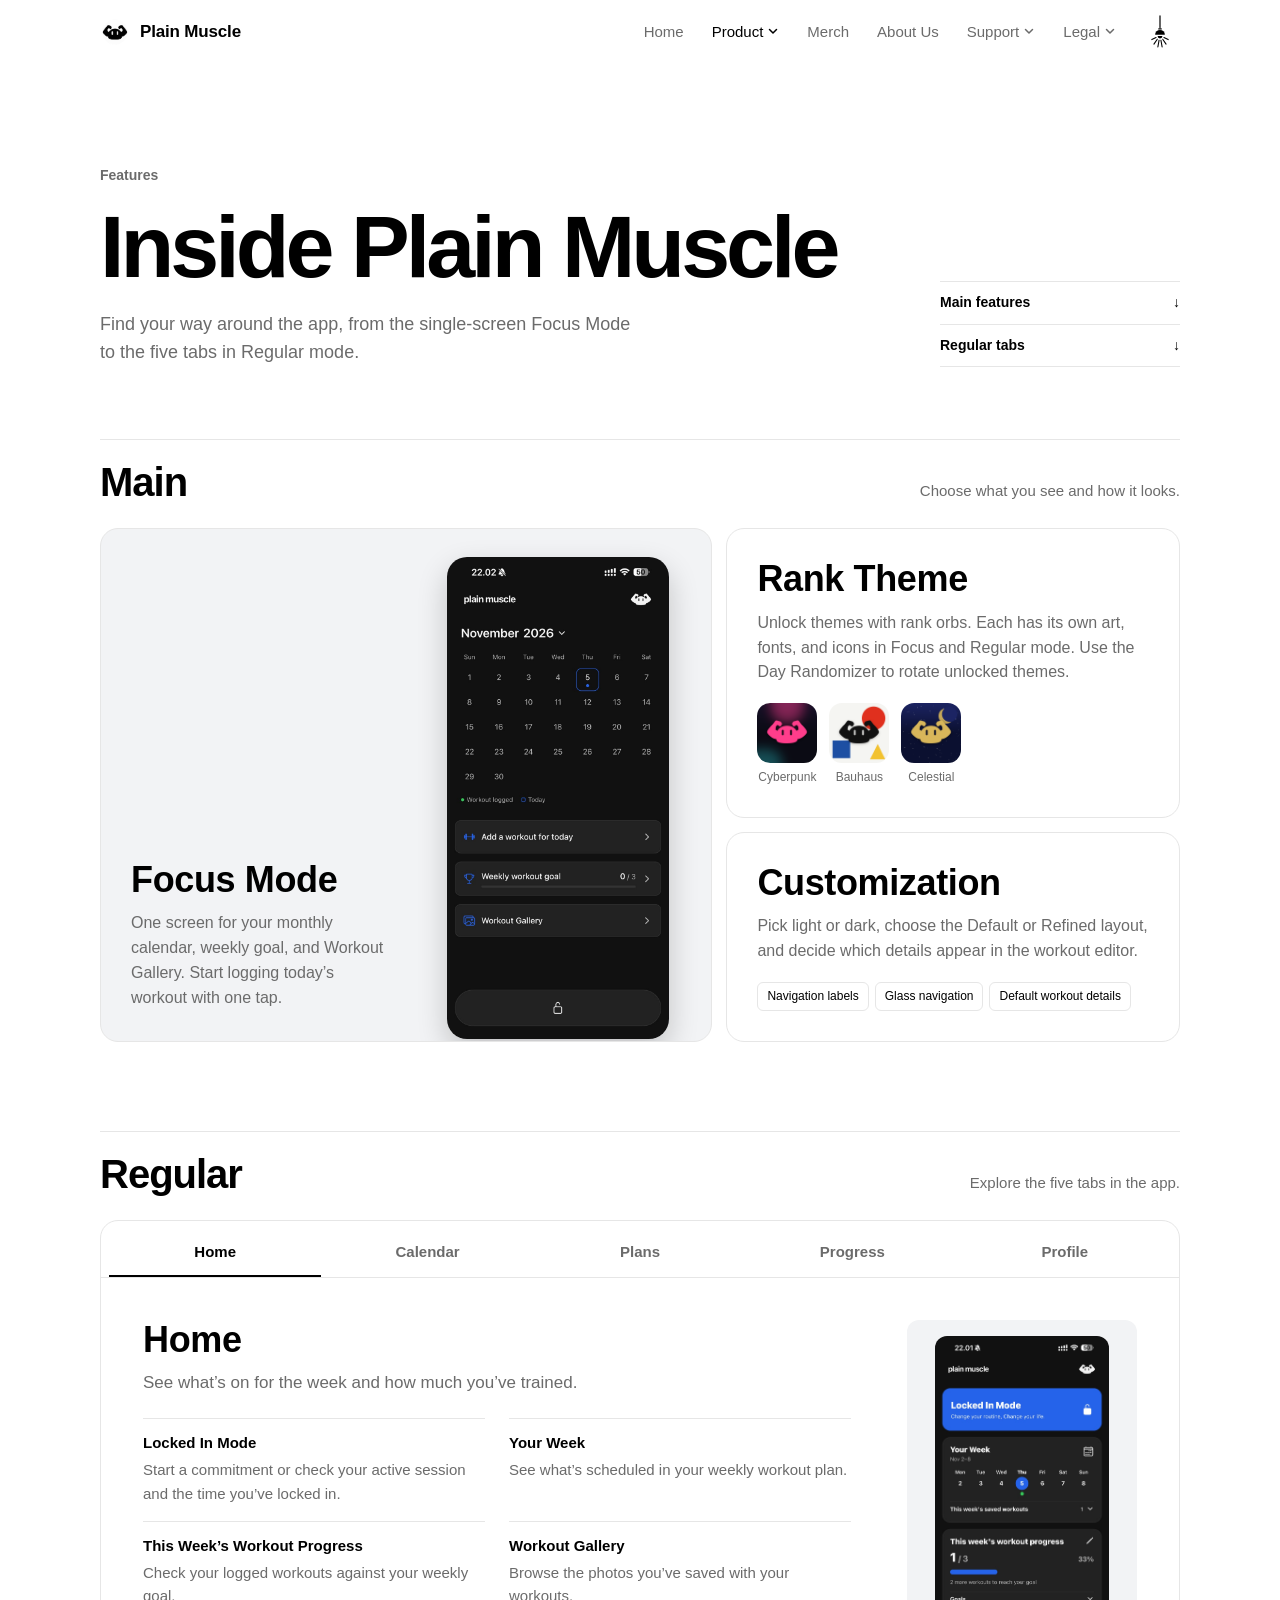
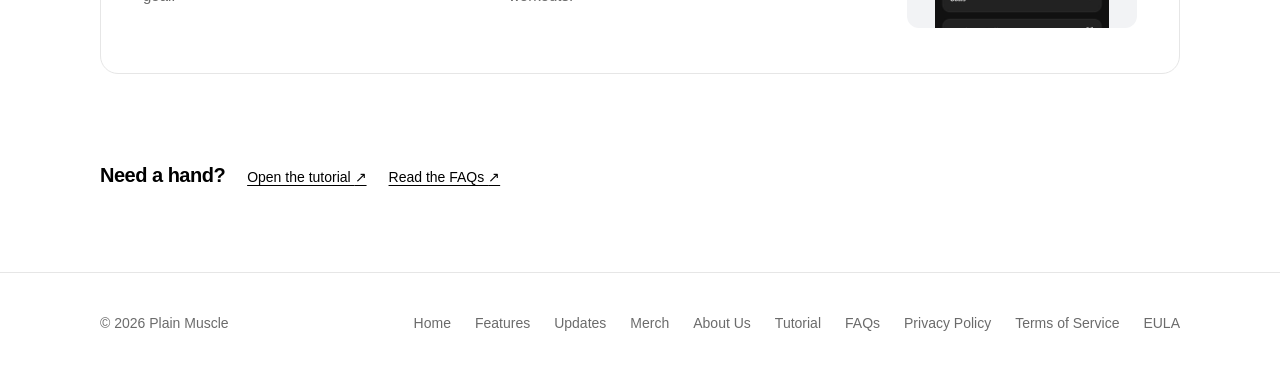
<file: features.html>
<!doctype html>
<html lang="en">
  <head>
    <meta charset="UTF-8" />
    <meta name="viewport" content="width=device-width, initial-scale=1, viewport-fit=cover" />
    <title>Features · Plain Muscle</title>
    <meta name="description" content="Explore Focus Mode, Rank Themes, and all five regular tabs in the Plain Muscle workout tracker." />
    <meta name="theme-color" content="#ffffff" />
    <link rel="canonical" href="https://plainmuscle.com/features" />
    <meta property="og:type" content="website" />
    <meta property="og:site_name" content="Plain Muscle" />
    <meta property="og:title" content="Features · Plain Muscle" />
    <meta property="og:description" content="Explore Focus Mode, Rank Themes, and all five regular tabs in the Plain Muscle workout tracker." />
    <meta property="og:url" content="https://plainmuscle.com/features" />
    <meta property="og:image" content="https://plainmuscle.com/assets/plain-muscle.png" />
    <meta name="twitter:card" content="summary_large_image" />
    <link rel="icon" type="image/png" href="assets/muco-favicon.png" />
    <link rel="apple-touch-icon" href="assets/muco-favicon.png" />
    <script>
      document.documentElement.classList.add("js");
      let savedTheme;
      try {
        savedTheme = localStorage.getItem("plain-muscle-theme");
      } catch {}
      document.documentElement.dataset.theme =
        savedTheme === "light" || savedTheme === "dark"
          ? savedTheme
          : matchMedia("(prefers-color-scheme: dark)").matches ? "dark" : "light";
    </script>
    <link rel="stylesheet" href="styles.css" />
    <link rel="stylesheet" href="features.css" />
  </head>
  <body>
    <header class="site-header">
      <div class="wrap">
        <a class="brand" href="/">
          <img src="assets/muco-favicon.png" alt="" width="1254" height="1254" />
          Plain Muscle
        </a>
        <nav class="site-nav" id="site-nav" aria-label="Main">
          <ul>
            <li><a href="/">Home</a></li>
            <li class="dropdown">
              <button class="dropdown-toggle active" type="button" aria-expanded="false" aria-controls="menu-product">Product<svg viewBox="0 0 12 12" aria-hidden="true" focusable="false"><path d="M2.5 4.5 6 8l3.5-3.5" fill="none" stroke="currentColor" stroke-width="1.5" stroke-linecap="round" stroke-linejoin="round" /></svg></button>
              <ul class="dropdown-menu" id="menu-product">
                <li><a href="/features" aria-current="page">Features</a></li>
                <li><a href="/updates">Updates</a></li>
              </ul>
            </li>
            <li><a href="/merch">Merch</a></li>
            <li><a href="/about">About Us</a></li>
            <li class="dropdown">
              <button class="dropdown-toggle" type="button" aria-expanded="false" aria-controls="menu-support">Support<svg viewBox="0 0 12 12" aria-hidden="true" focusable="false"><path d="M2.5 4.5 6 8l3.5-3.5" fill="none" stroke="currentColor" stroke-width="1.5" stroke-linecap="round" stroke-linejoin="round" /></svg></button>
              <ul class="dropdown-menu" id="menu-support">
                <li><a href="/tutorial">Tutorial</a></li>
                <li><a href="/faq">FAQs</a></li>
              </ul>
            </li>
            <li class="dropdown">
              <button class="dropdown-toggle" type="button" aria-expanded="false" aria-controls="menu-legal">Legal<svg viewBox="0 0 12 12" aria-hidden="true" focusable="false"><path d="M2.5 4.5 6 8l3.5-3.5" fill="none" stroke="currentColor" stroke-width="1.5" stroke-linecap="round" stroke-linejoin="round" /></svg></button>
              <ul class="dropdown-menu" id="menu-legal">
                <li><a href="/privacy">Privacy Policy</a></li>
                <li><a href="/terms">Terms of Service</a></li>
                <li><a href="/eula">EULA</a></li>
              </ul>
            </li>
          </ul>
        </nav>
        <button class="icon-button light-switch" type="button" aria-label="Turn the light off" aria-pressed="false">
          <svg viewBox="0 0 64 112" fill="none" aria-hidden="true" focusable="false">
            <path d="M32 3v38" stroke="currentColor" stroke-width="4" stroke-linecap="round" />
            <path d="M28 46h8" stroke="currentColor" stroke-width="4" stroke-linecap="round" />
            <path d="M16 65a16 16 0 0 1 32 0H16Z" fill="currentColor" />
            <path d="M24 69a8 8 0 0 0 16 0H24Z" fill="currentColor" />
            <g class="light-rays" stroke="currentColor" stroke-width="3.5" stroke-linecap="round">
              <path d="M19 74 5 81M23 80 12 96M29 83 25 105M35 83 39 105M41 80 52 96M45 74 59 81" />
            </g>
          </svg>
        </button>
        <button class="icon-button menu-button" type="button" aria-label="Open menu" aria-expanded="false" aria-controls="site-nav">
          <span></span>
        </button>
      </div>
    </header>

    <main class="features-page">
      <div class="wrap feature-intro">
        <div>
          <p class="feature-kicker">Features</p>
          <h1>Inside Plain Muscle</h1>
          <p class="lead">Find your way around the app, from the single-screen Focus Mode to the five tabs in Regular mode.</p>
        </div>
        <nav class="feature-index" aria-label="On this page">
          <a href="#main-features"><span>Main features</span><span aria-hidden="true">↓</span></a>
          <a href="#basics"><span>Regular tabs</span><span aria-hidden="true">↓</span></a>
        </nav>
      </div>

      <section class="wrap feature-chapter" id="main-features" aria-labelledby="main-features-title">
        <header class="chapter-heading">
          <h2 id="main-features-title">Main</h2>
          <p>Choose what you see and how it looks.</p>
        </header>
        <div class="feature-showcase">
          <article class="showcase-item focus-feature" id="focus">
            <div>
              <h3>Focus Mode</h3>
              <p>One screen for your monthly calendar, weekly goal, and Workout Gallery. Start logging today’s workout with one tap.</p>
            </div>
            <img class="focus-screen" src="assets/screens/focus.jpg" alt="Focus Mode showing the monthly calendar, Add a workout for today, weekly workout goal, and Workout Gallery" width="738" height="1600" decoding="async" />
          </article>

          <article class="showcase-item rank-theme-feature">
            <h3>Rank Theme</h3>
            <p>Unlock themes with rank orbs. Each has its own art, fonts, and icons in Focus and Regular mode. Use the Day Randomizer to rotate unlocked themes.</p>
            <ul class="theme-samples" aria-label="Rank Theme examples">
              <li><img src="assets/themes/cyberpunk.png" alt="" width="1024" height="1024" loading="lazy" decoding="async" />Cyberpunk</li>
              <li><img src="assets/themes/bauhaus.png" alt="" width="1024" height="1024" loading="lazy" decoding="async" />Bauhaus</li>
              <li><img src="assets/themes/celestial.png" alt="" width="1024" height="1024" loading="lazy" decoding="async" />Celestial</li>
            </ul>
          </article>

          <article class="showcase-item customization-feature">
            <h3>Customization</h3>
            <p>Pick light or dark, choose the Default or Refined layout, and decide which details appear in the workout editor.</p>
            <ul class="customization-options" aria-label="More customization options">
              <li>Navigation labels</li>
              <li>Glass navigation</li>
              <li>Default workout details</li>
            </ul>
          </article>
        </div>
      </section>

      <section class="wrap feature-chapter regular-chapter" id="basics" aria-labelledby="regular-title">
        <header class="chapter-heading">
          <h2 id="regular-title">Regular</h2>
          <p>Explore the five tabs in the app.</p>
        </header>

        <div class="regular-guide" data-feature-guide>
          <nav class="regular-tabs" aria-label="Regular mode tabs">
            <a href="#regular-home" id="tab-home">Home</a>
            <a href="#regular-calendar" id="tab-calendar">Calendar</a>
            <a href="#regular-plans" id="tab-plans">Plans</a>
            <a href="#regular-progress" id="tab-progress">Progress</a>
            <a href="#regular-profile" id="tab-profile">Profile</a>
          </nav>

          <section class="regular-panel" id="regular-home" aria-labelledby="home-panel-title">
            <div class="panel-copy">
              <h3 id="home-panel-title">Home</h3>
              <p class="panel-lead">See what’s on for the week and how much you’ve trained.</p>
              <dl class="panel-details">
                <div id="lock-in">
                  <dt>Locked In Mode</dt>
                  <dd>Start a commitment or check your active session and the time you’ve locked in.</dd>
                </div>
                <div>
                  <dt>Your Week</dt>
                  <dd>See what’s scheduled in your weekly workout plan.</dd>
                </div>
                <div>
                  <dt>This Week’s Workout Progress</dt>
                  <dd>Check your logged workouts against your weekly goal.</dd>
                </div>
                <div>
                  <dt>Workout Gallery</dt>
                  <dd>Browse the photos you’ve saved with your workouts.</dd>
                </div>
              </dl>
            </div>
            <div class="panel-screen">
              <img src="assets/screens/home.jpg" alt="The Home tab showing Locked In Mode, Your Week, and This Week’s Workout Progress" width="738" height="1600" loading="lazy" decoding="async" />
            </div>
          </section>

          <section class="regular-panel" id="regular-calendar" aria-labelledby="calendar-panel-title">
            <div class="panel-copy">
              <h3 id="calendar-panel-title">Calendar</h3>
              <p class="panel-lead">Browse your training by month and open any day to see what you logged.</p>
              <dl class="panel-details">
                <div>
                  <dt>Log a Workout</dt>
                  <dd>Tap a date to add exercises and save a workout right from Calendar.</dd>
                </div>
                <div>
                  <dt><span class="calendar-dot" aria-hidden="true"></span> Red dot</dt>
                  <dd>Marks today in the default calendar before you log a workout.</dd>
                </div>
                <div>
                  <dt><span class="calendar-star" aria-hidden="true">★</span> Silver star</dt>
                  <dd>Shows that today’s workout counted toward your Classic rank.</dd>
                </div>
              </dl>
            </div>
            <div class="panel-screen">
              <img src="assets/screens/calendar.jpg" alt="The Calendar tab showing the monthly calendar and a red dot under today’s date" width="738" height="1600" loading="lazy" decoding="async" />
            </div>
          </section>

          <section class="regular-panel" id="regular-plans" aria-labelledby="plans-panel-title">
            <div class="panel-copy">
              <h3 id="plans-panel-title">Plans</h3>
              <p class="panel-lead">Pick a template, build your own routine, or log a session on the spot.</p>
              <dl class="panel-details">
                <div id="quick-log">
                  <dt>Add a Workout Today</dt>
                  <dd>Use a saved workout or start from scratch.</dd>
                </div>
                <div>
                  <dt>Templates</dt>
                  <dd>Browse ready-made plans and add them to My Workouts.</dd>
                </div>
                <div>
                  <dt>My Workouts</dt>
                  <dd>Build and save your own workouts and training splits.</dd>
                </div>
                <div>
                  <dt>Workout Details</dt>
                  <dd>Log exercises, sets, weight, and reps. Add notes, biometrics, photos, and session details.</dd>
                </div>
              </dl>
            </div>
            <div class="panel-screen">
              <img src="assets/screens/plans.png" alt="The Plans tab showing Add a workout for today, Templates, My Workouts, and Create Workout Split" width="738" height="1600" loading="lazy" decoding="async" />
            </div>
          </section>

          <section class="regular-panel" id="regular-progress" aria-labelledby="progress-panel-title">
            <div class="panel-copy">
              <h3 id="progress-panel-title">Progress</h3>
              <p class="panel-lead">See how your lifts have changed and revisit the sessions that got you there.</p>
              <dl class="panel-details">
                <div>
                  <dt>Progress</dt>
                  <dd>Pick an exercise to see its graph and recent training days.</dd>
                </div>
                <div>
                  <dt>Records</dt>
                  <dd>Check workout stats, recent personal bests, and your workout history.</dd>
                </div>
                <div id="ranks">
                  <dt>Achievements</dt>
                  <dd>See your Classic and Promised ranks, sign new badges in the Rank Book, and revisit your achievement history.</dd>
                </div>
              </dl>
            </div>
            <div class="panel-screen">
              <img src="assets/screens/progress.jpg" alt="The Progress tab showing the exercise graph, recent training days, and the Records and Achievements tabs" width="738" height="1600" loading="lazy" decoding="async" />
            </div>
          </section>

          <section class="regular-panel" id="regular-profile" aria-labelledby="profile-panel-title">
            <div class="panel-copy">
              <h3 id="profile-panel-title">Profile</h3>
              <p class="panel-lead">Manage your settings and account, or get help with the app.</p>
              <dl class="panel-details">
                <div>
                  <dt>Preferences</dt>
                  <dd>Set your notifications, appearance, and language. Connect Apple Health or Health Connect to see steps and calories.</dd>
                </div>
                <div>
                  <dt>Account</dt>
                  <dd>Edit your profile, manage email preferences and billing, check cloud sync, or reset your password.</dd>
                </div>
                <div>
                  <dt>Help &amp; Information</dt>
                  <dd>Contact support, read the FAQs, replay the tutorial, and find app and legal information.</dd>
                </div>
              </dl>
            </div>
            <div class="panel-screen">
              <img src="assets/screens/profile.jpg" alt="Profile settings showing Preferences, Account, and Help and Information" width="738" height="1180" loading="lazy" decoding="async" />
            </div>
          </section>
        </div>
      </section>

      <aside class="wrap feature-help" aria-labelledby="feature-help-title">
        <h2 id="feature-help-title">Need a hand?</h2>
        <a href="/tutorial">Open the tutorial <span aria-hidden="true">↗</span></a>
        <a href="/faq">Read the FAQs <span aria-hidden="true">↗</span></a>
      </aside>
    </main>

    <footer class="site-footer">
      <div class="wrap">
        <span>© 2026 Plain Muscle</span>
        <ul>
          <li><a href="/">Home</a></li>
          <li><a href="/features">Features</a></li>
          <li><a href="/updates">Updates</a></li>
          <li><a href="/merch">Merch</a></li>
          <li><a href="/about">About Us</a></li>
          <li><a href="/tutorial">Tutorial</a></li>
          <li><a href="/faq">FAQs</a></li>
          <li><a href="/privacy">Privacy Policy</a></li>
          <li><a href="/terms">Terms of Service</a></li>
          <li><a href="/eula">EULA</a></li>
        </ul>
      </div>
    </footer>

    <script src="main.js"></script>
    <script src="features.js"></script>
  </body>
</html>
</file>
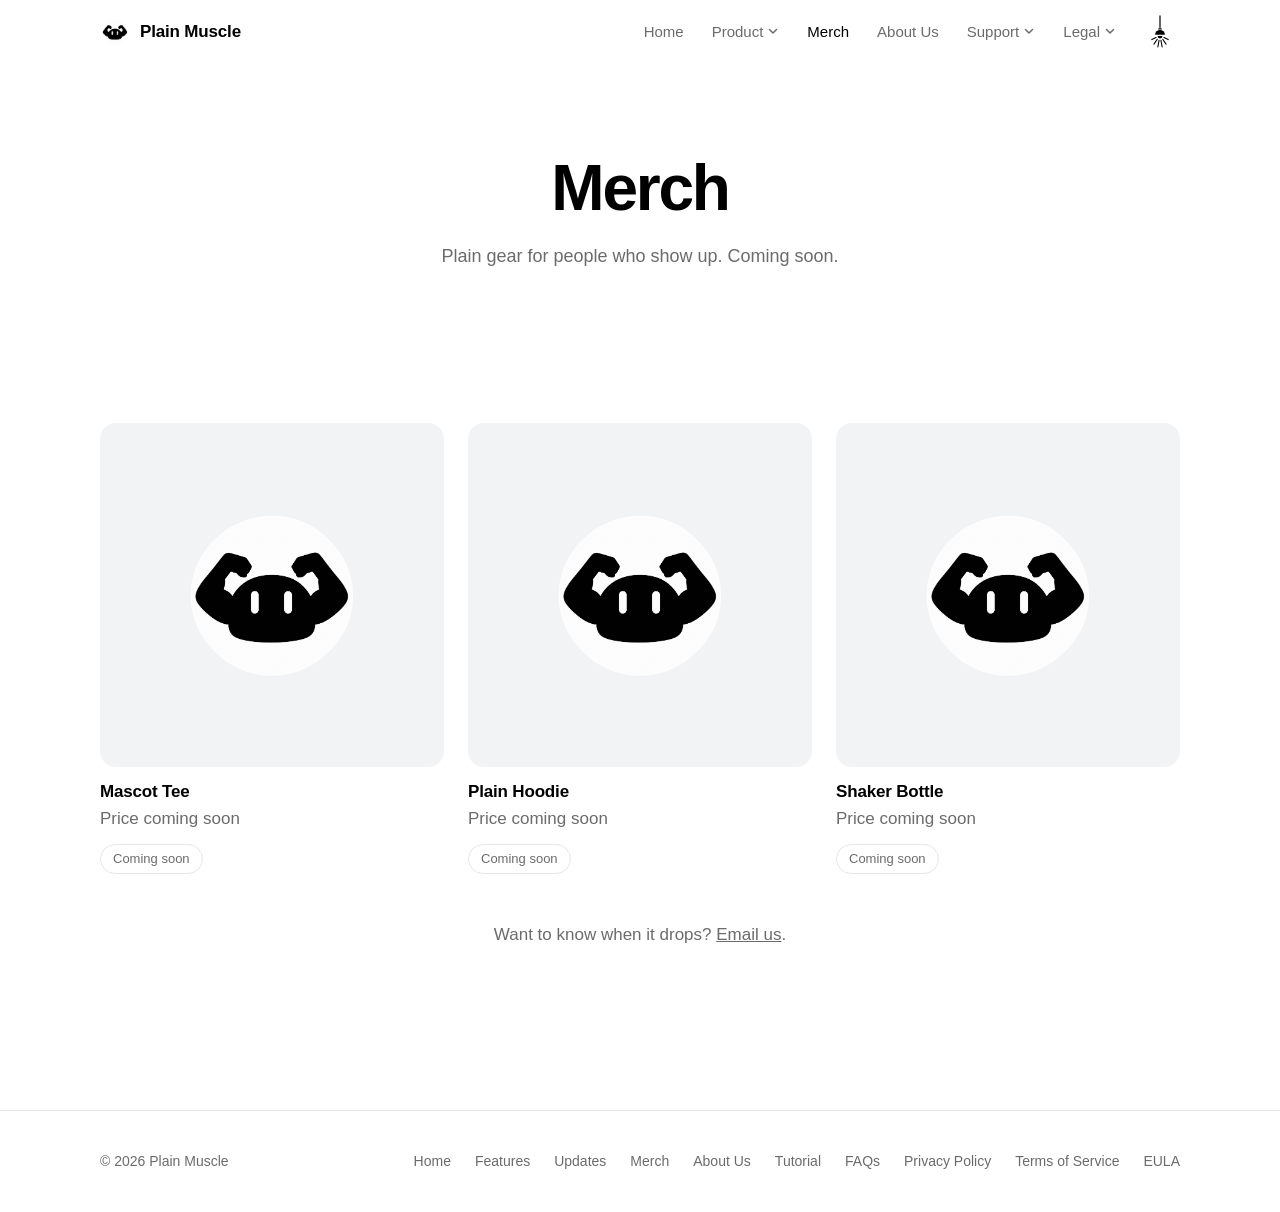
<file: merch.html>
<!doctype html>
<html lang="en">
  <head>
    <meta charset="UTF-8" />
    <meta name="viewport" content="width=device-width, initial-scale=1, viewport-fit=cover" />
    <title>Merch · Plain Muscle</title>
    <meta name="description" content="Plain Muscle merch. Coming soon." />
    <meta name="theme-color" content="#ffffff" />
    <link rel="canonical" href="https://plainmuscle.com/merch" />
    <meta property="og:type" content="website" />
    <meta property="og:site_name" content="Plain Muscle" />
    <meta property="og:title" content="Merch · Plain Muscle" />
    <meta property="og:description" content="Plain Muscle merch. Coming soon." />
    <meta property="og:url" content="https://plainmuscle.com/merch" />
    <meta property="og:image" content="https://plainmuscle.com/assets/plain-muscle.png" />
    <meta name="twitter:card" content="summary_large_image" />
    <link rel="icon" type="image/png" href="assets/muco-favicon.png" />
    <link rel="apple-touch-icon" href="assets/muco-favicon.png" />
    <script>
      document.documentElement.classList.add("js");
      let savedTheme;
      try {
        savedTheme = localStorage.getItem("plain-muscle-theme");
      } catch {}
      document.documentElement.dataset.theme =
        savedTheme === "light" || savedTheme === "dark"
          ? savedTheme
          : matchMedia("(prefers-color-scheme: dark)").matches ? "dark" : "light";
    </script>
    <link rel="stylesheet" href="styles.css" />
  </head>
  <body>
    <header class="site-header">
      <div class="wrap">
        <a class="brand" href="/">
          <img src="assets/muco-favicon.png" alt="" width="1254" height="1254" />
          Plain Muscle
        </a>
        <nav class="site-nav" id="site-nav" aria-label="Main">
          <ul>
            <li><a href="/">Home</a></li>
            <li class="dropdown">
              <button class="dropdown-toggle" type="button" aria-expanded="false" aria-controls="menu-product">Product<svg viewBox="0 0 12 12" aria-hidden="true" focusable="false"><path d="M2.5 4.5 6 8l3.5-3.5" fill="none" stroke="currentColor" stroke-width="1.5" stroke-linecap="round" stroke-linejoin="round" /></svg></button>
              <ul class="dropdown-menu" id="menu-product">
                <li><a href="/features">Features</a></li>
                <li><a href="/updates">Updates</a></li>
              </ul>
            </li>
            <li><a href="/merch" aria-current="page">Merch</a></li>
            <li><a href="/about">About Us</a></li>
            <li class="dropdown">
              <button class="dropdown-toggle" type="button" aria-expanded="false" aria-controls="menu-support">Support<svg viewBox="0 0 12 12" aria-hidden="true" focusable="false"><path d="M2.5 4.5 6 8l3.5-3.5" fill="none" stroke="currentColor" stroke-width="1.5" stroke-linecap="round" stroke-linejoin="round" /></svg></button>
              <ul class="dropdown-menu" id="menu-support">
                <li><a href="/tutorial">Tutorial</a></li>
                <li><a href="/faq">FAQs</a></li>
              </ul>
            </li>
            <li class="dropdown">
              <button class="dropdown-toggle" type="button" aria-expanded="false" aria-controls="menu-legal">Legal<svg viewBox="0 0 12 12" aria-hidden="true" focusable="false"><path d="M2.5 4.5 6 8l3.5-3.5" fill="none" stroke="currentColor" stroke-width="1.5" stroke-linecap="round" stroke-linejoin="round" /></svg></button>
              <ul class="dropdown-menu" id="menu-legal">
                <li><a href="/privacy">Privacy Policy</a></li>
                <li><a href="/terms">Terms of Service</a></li>
                <li><a href="/eula">EULA</a></li>
              </ul>
            </li>
          </ul>
        </nav>
        <button class="icon-button light-switch" type="button" aria-label="Turn the light off" aria-pressed="false">
          <svg viewBox="0 0 64 112" fill="none" aria-hidden="true" focusable="false">
            <path d="M32 3v38" stroke="currentColor" stroke-width="4" stroke-linecap="round" />
            <path d="M28 46h8" stroke="currentColor" stroke-width="4" stroke-linecap="round" />
            <path d="M16 65a16 16 0 0 1 32 0H16Z" fill="currentColor" />
            <path d="M24 69a8 8 0 0 0 16 0H24Z" fill="currentColor" />
            <g class="light-rays" stroke="currentColor" stroke-width="3.5" stroke-linecap="round">
              <path d="M19 74 5 81M23 80 12 96M29 83 25 105M35 83 39 105M41 80 52 96M45 74 59 81" />
            </g>
          </svg>
        </button>
        <button class="icon-button menu-button" type="button" aria-label="Open menu" aria-expanded="false" aria-controls="site-nav">
          <span></span>
        </button>
      </div>
    </header>

    <main>
      <section class="page-head">
        <div class="wrap">
          <h1>Merch</h1>
          <p class="lead">Plain gear for people who show up. Coming soon.</p>
        </div>
      </section>

      <section class="section">
        <div class="wrap">
          <!-- TODO: placeholder products. Replace names, prices and images with the real merch. -->
          <ul class="cards">
            <li class="card reveal">
              <div class="card-image"><img src="assets/muco-favicon.png" alt="" width="1254" height="1254" loading="lazy" /></div>
              <h3>Mascot Tee</h3>
              <p>Price coming soon</p>
              <span class="tag">Coming soon</span>
            </li>
            <li class="card reveal">
              <div class="card-image"><img src="assets/muco-favicon.png" alt="" width="1254" height="1254" loading="lazy" /></div>
              <h3>Plain Hoodie</h3>
              <p>Price coming soon</p>
              <span class="tag">Coming soon</span>
            </li>
            <li class="card reveal">
              <div class="card-image"><img src="assets/muco-favicon.png" alt="" width="1254" height="1254" loading="lazy" /></div>
              <h3>Shaker Bottle</h3>
              <p>Price coming soon</p>
              <span class="tag">Coming soon</span>
            </li>
          </ul>
          <p class="empty-note" style="margin-top: 48px">Want to know when it drops? <a href="mailto:official.plain.muscle@gmail.com?subject=Merch">Email us</a>.</p>
        </div>
      </section>
    </main>

    <footer class="site-footer">
      <div class="wrap">
        <span>© 2026 Plain Muscle</span>
        <ul>
          <li><a href="/">Home</a></li>
          <li><a href="/features">Features</a></li>
          <li><a href="/updates">Updates</a></li>
          <li><a href="/merch">Merch</a></li>
          <li><a href="/about">About Us</a></li>
          <li><a href="/tutorial">Tutorial</a></li>
          <li><a href="/faq">FAQs</a></li>
          <li><a href="/privacy">Privacy Policy</a></li>
          <li><a href="/terms">Terms of Service</a></li>
          <li><a href="/eula">EULA</a></li>
        </ul>
      </div>
    </footer>

    <script src="main.js"></script>
  </body>
</html>
</file>
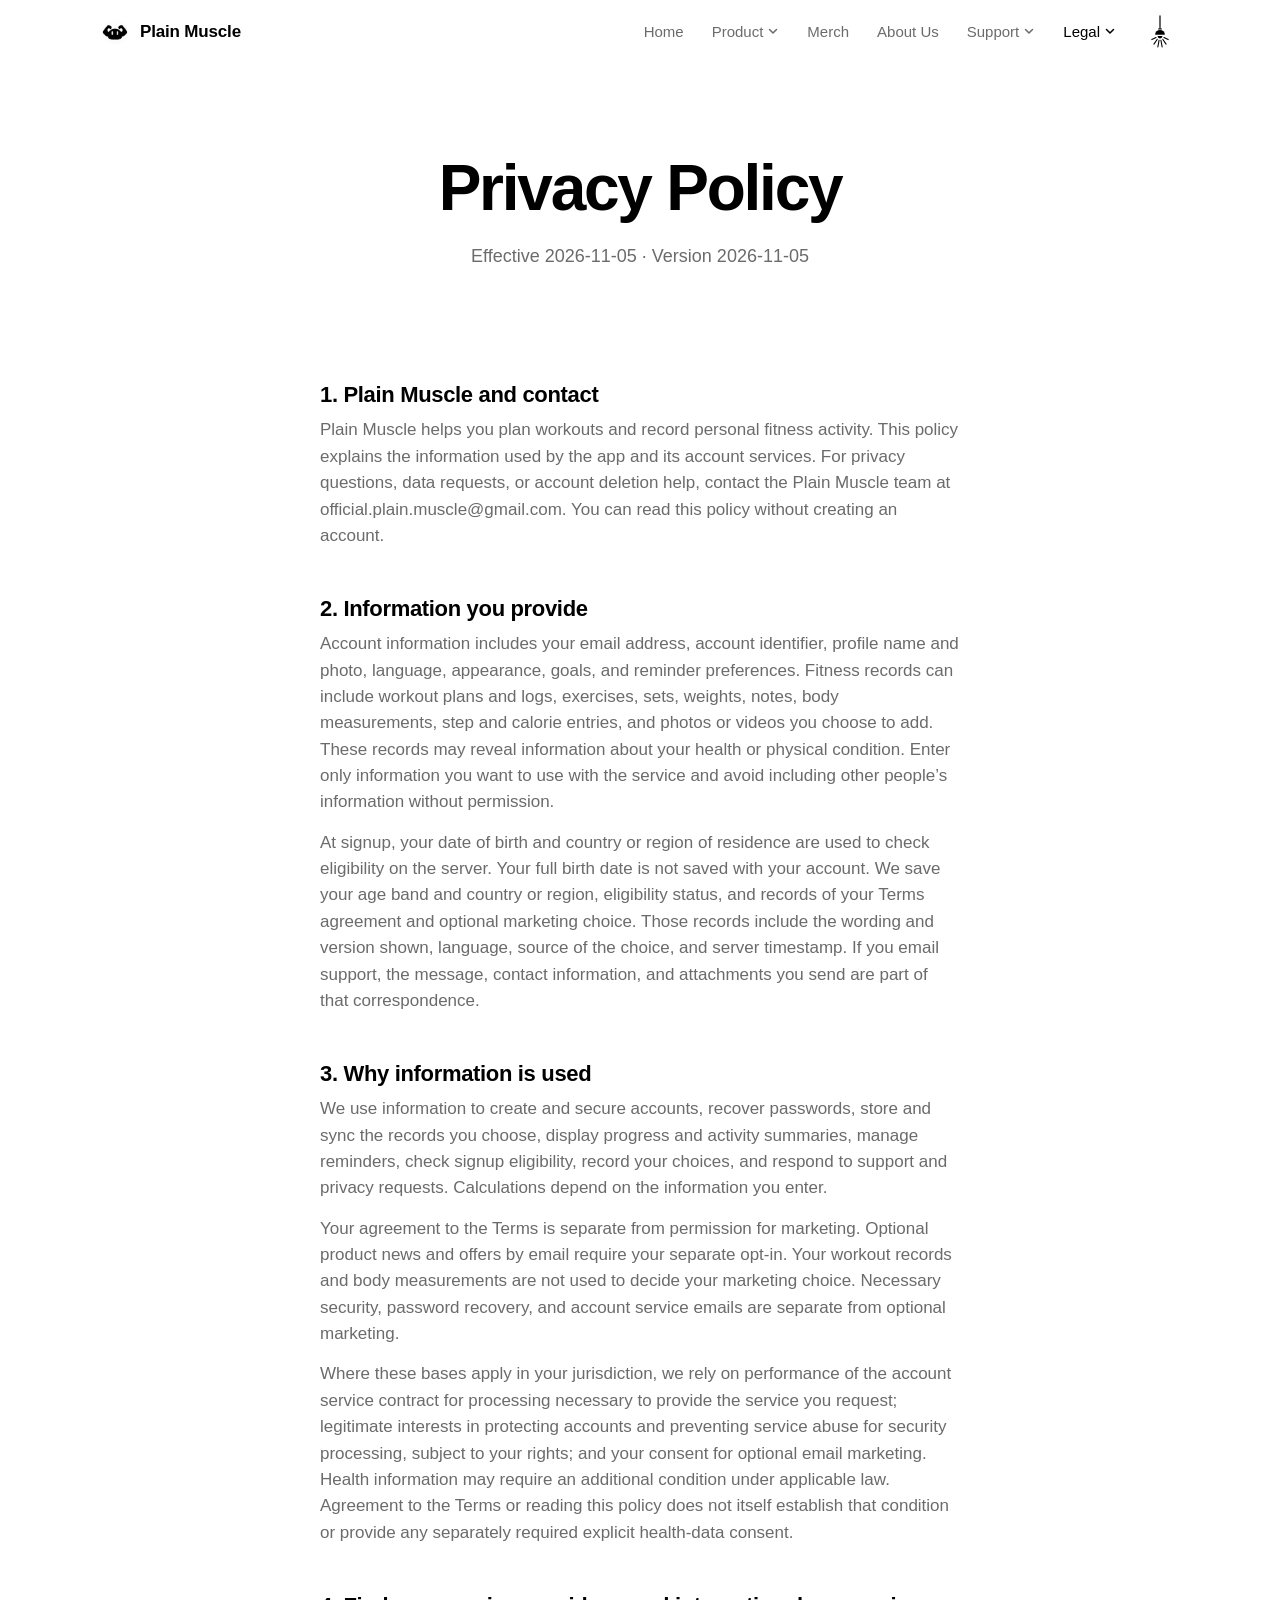
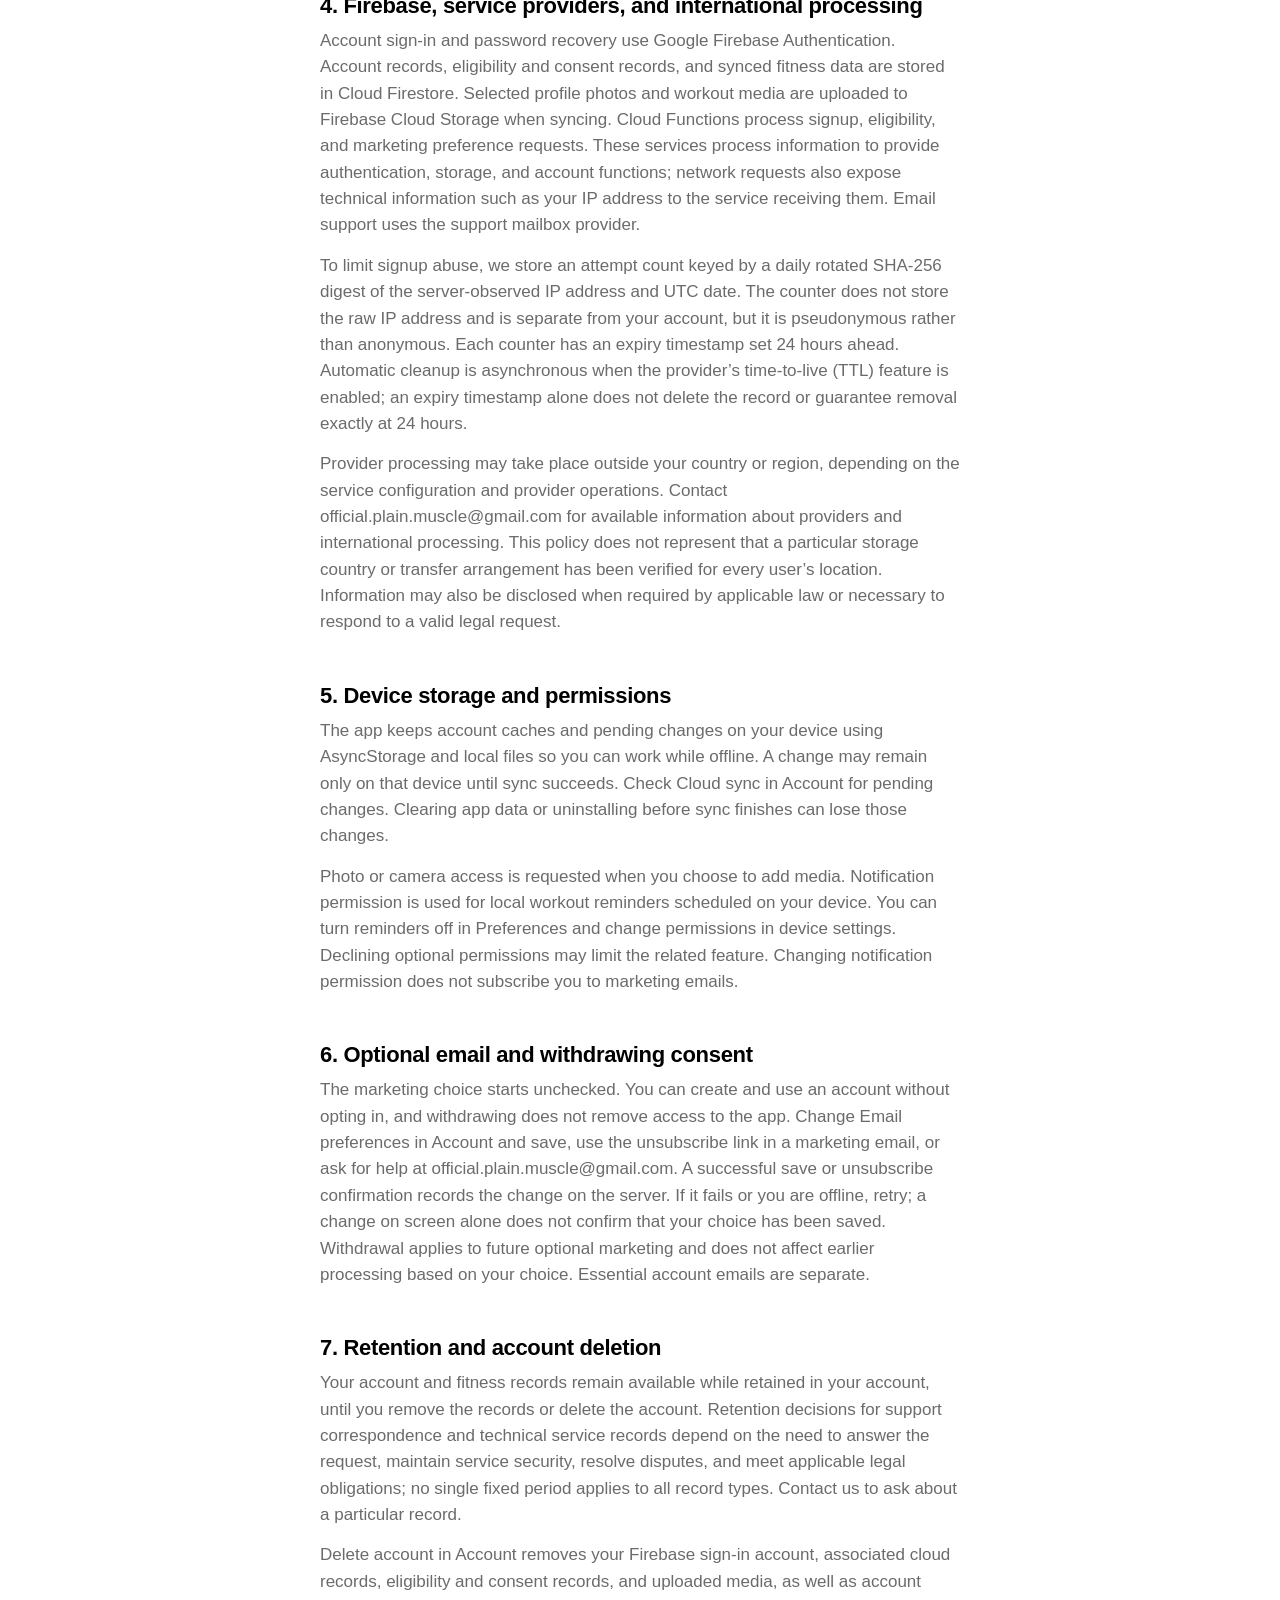
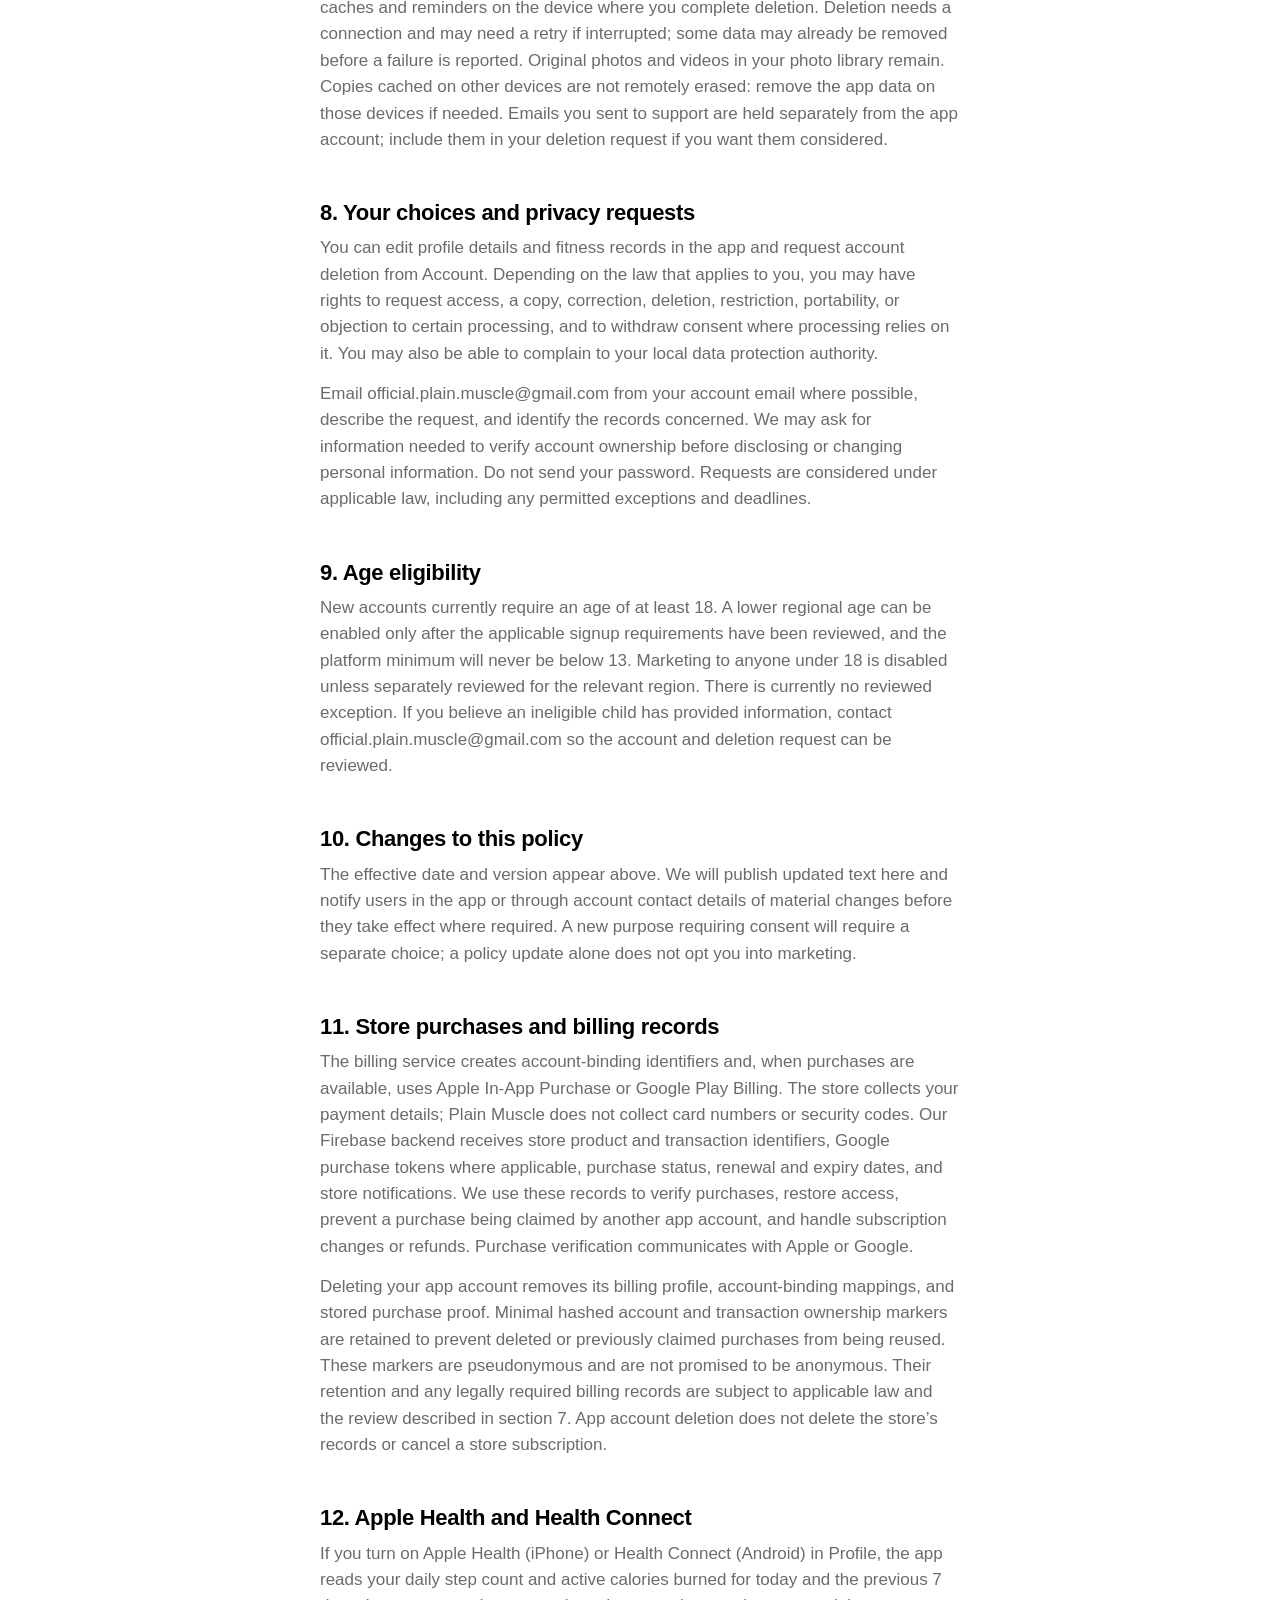
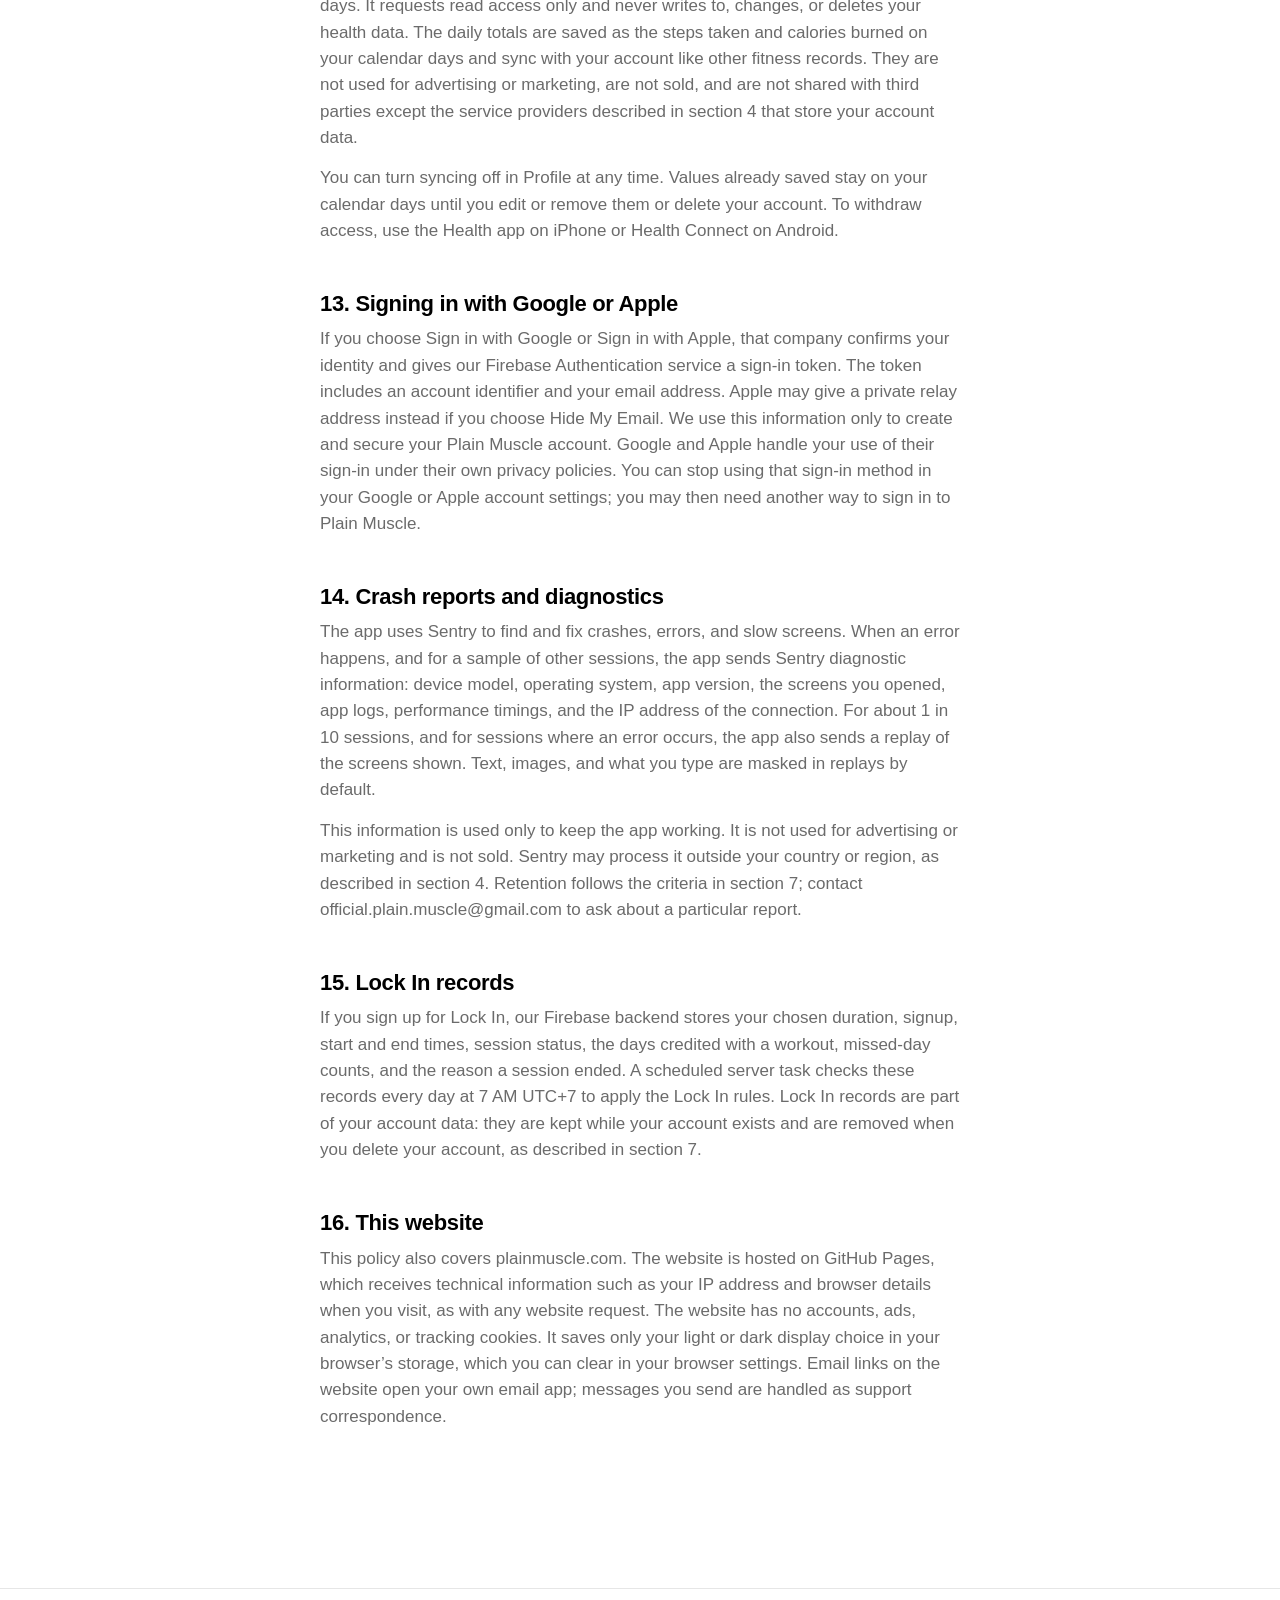
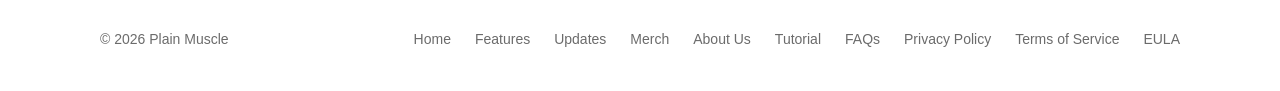
<file: privacy.html>
<!doctype html>
<html lang="en">
  <head>
    <meta charset="UTF-8" />
    <meta name="viewport" content="width=device-width, initial-scale=1, viewport-fit=cover" />
    <title>Privacy Policy · Plain Muscle</title>
    <meta name="description" content="Plain Muscle Privacy Policy." />
    <meta name="theme-color" content="#ffffff" />
    <link rel="canonical" href="https://plainmuscle.com/privacy" />
    <meta property="og:type" content="website" />
    <meta property="og:site_name" content="Plain Muscle" />
    <meta property="og:title" content="Privacy Policy · Plain Muscle" />
    <meta property="og:description" content="Plain Muscle Privacy Policy." />
    <meta property="og:url" content="https://plainmuscle.com/privacy" />
    <meta property="og:image" content="https://plainmuscle.com/assets/plain-muscle.png" />
    <meta name="twitter:card" content="summary_large_image" />
    <link rel="icon" type="image/png" href="assets/muco-favicon.png" />
    <link rel="apple-touch-icon" href="assets/muco-favicon.png" />
    <script>
      document.documentElement.classList.add("js");
      let savedTheme;
      try {
        savedTheme = localStorage.getItem("plain-muscle-theme");
      } catch {}
      document.documentElement.dataset.theme =
        savedTheme === "light" || savedTheme === "dark"
          ? savedTheme
          : matchMedia("(prefers-color-scheme: dark)").matches ? "dark" : "light";
    </script>
    <link rel="stylesheet" href="styles.css" />
  </head>
  <body>
    <header class="site-header">
      <div class="wrap">
        <a class="brand" href="/">
          <img src="assets/muco-favicon.png" alt="" width="1254" height="1254" />
          Plain Muscle
        </a>
        <nav class="site-nav" id="site-nav" aria-label="Main">
          <ul>
            <li><a href="/">Home</a></li>
            <li class="dropdown">
              <button class="dropdown-toggle" type="button" aria-expanded="false" aria-controls="menu-product">Product<svg viewBox="0 0 12 12" aria-hidden="true" focusable="false"><path d="M2.5 4.5 6 8l3.5-3.5" fill="none" stroke="currentColor" stroke-width="1.5" stroke-linecap="round" stroke-linejoin="round" /></svg></button>
              <ul class="dropdown-menu" id="menu-product">
                <li><a href="/features">Features</a></li>
                <li><a href="/updates">Updates</a></li>
              </ul>
            </li>
            <li><a href="/merch">Merch</a></li>
            <li><a href="/about">About Us</a></li>
            <li class="dropdown">
              <button class="dropdown-toggle" type="button" aria-expanded="false" aria-controls="menu-support">Support<svg viewBox="0 0 12 12" aria-hidden="true" focusable="false"><path d="M2.5 4.5 6 8l3.5-3.5" fill="none" stroke="currentColor" stroke-width="1.5" stroke-linecap="round" stroke-linejoin="round" /></svg></button>
              <ul class="dropdown-menu" id="menu-support">
                <li><a href="/tutorial">Tutorial</a></li>
                <li><a href="/faq">FAQs</a></li>
              </ul>
            </li>
            <li class="dropdown">
              <button class="dropdown-toggle active" type="button" aria-expanded="false" aria-controls="menu-legal">Legal<svg viewBox="0 0 12 12" aria-hidden="true" focusable="false"><path d="M2.5 4.5 6 8l3.5-3.5" fill="none" stroke="currentColor" stroke-width="1.5" stroke-linecap="round" stroke-linejoin="round" /></svg></button>
              <ul class="dropdown-menu" id="menu-legal">
                <li><a href="/privacy" aria-current="page">Privacy Policy</a></li>
                <li><a href="/terms">Terms of Service</a></li>
                <li><a href="/eula">EULA</a></li>
              </ul>
            </li>
          </ul>
        </nav>
        <button class="icon-button light-switch" type="button" aria-label="Turn the light off" aria-pressed="false">
          <svg viewBox="0 0 64 112" fill="none" aria-hidden="true" focusable="false">
            <path d="M32 3v38" stroke="currentColor" stroke-width="4" stroke-linecap="round" />
            <path d="M28 46h8" stroke="currentColor" stroke-width="4" stroke-linecap="round" />
            <path d="M16 65a16 16 0 0 1 32 0H16Z" fill="currentColor" />
            <path d="M24 69a8 8 0 0 0 16 0H24Z" fill="currentColor" />
            <g class="light-rays" stroke="currentColor" stroke-width="3.5" stroke-linecap="round">
              <path d="M19 74 5 81M23 80 12 96M29 83 25 105M35 83 39 105M41 80 52 96M45 74 59 81" />
            </g>
          </svg>
        </button>
        <button class="icon-button menu-button" type="button" aria-label="Open menu" aria-expanded="false" aria-controls="site-nav">
          <span></span>
        </button>
      </div>
    </header>

    <main>
      <section class="page-head">
        <div class="wrap">
          <h1>Privacy Policy</h1>
          <p class="lead">Effective 2026-11-05 · Version 2026-11-05</p>
        </div>
      </section>

      <section class="section">
        <div class="wrap prose">
          <!-- Generated from plain-muscle/src/features/legal/policyCopy.ts. Keep the app and this page in sync. -->
          <h2>1. Plain Muscle and contact</h2>
            <p>Plain Muscle helps you plan workouts and record personal fitness activity. This policy explains the information used by the app and its account services. For privacy questions, data requests, or account deletion help, contact the Plain Muscle team at official.plain.muscle@gmail.com. You can read this policy without creating an account.</p>
          <h2>2. Information you provide</h2>
            <p>Account information includes your email address, account identifier, profile name and photo, language, appearance, goals, and reminder preferences. Fitness records can include workout plans and logs, exercises, sets, weights, notes, body measurements, step and calorie entries, and photos or videos you choose to add. These records may reveal information about your health or physical condition. Enter only information you want to use with the service and avoid including other people’s information without permission.</p>
            <p>At signup, your date of birth and country or region of residence are used to check eligibility on the server. Your full birth date is not saved with your account. We save your age band and country or region, eligibility status, and records of your Terms agreement and optional marketing choice. Those records include the wording and version shown, language, source of the choice, and server timestamp. If you email support, the message, contact information, and attachments you send are part of that correspondence.</p>
          <h2>3. Why information is used</h2>
            <p>We use information to create and secure accounts, recover passwords, store and sync the records you choose, display progress and activity summaries, manage reminders, check signup eligibility, record your choices, and respond to support and privacy requests. Calculations depend on the information you enter.</p>
            <p>Your agreement to the Terms is separate from permission for marketing. Optional product news and offers by email require your separate opt-in. Your workout records and body measurements are not used to decide your marketing choice. Necessary security, password recovery, and account service emails are separate from optional marketing.</p>
            <p>Where these bases apply in your jurisdiction, we rely on performance of the account service contract for processing necessary to provide the service you request; legitimate interests in protecting accounts and preventing service abuse for security processing, subject to your rights; and your consent for optional email marketing. Health information may require an additional condition under applicable law. Agreement to the Terms or reading this policy does not itself establish that condition or provide any separately required explicit health-data consent.</p>
          <h2>4. Firebase, service providers, and international processing</h2>
            <p>Account sign-in and password recovery use Google Firebase Authentication. Account records, eligibility and consent records, and synced fitness data are stored in Cloud Firestore. Selected profile photos and workout media are uploaded to Firebase Cloud Storage when syncing. Cloud Functions process signup, eligibility, and marketing preference requests. These services process information to provide authentication, storage, and account functions; network requests also expose technical information such as your IP address to the service receiving them. Email support uses the support mailbox provider.</p>
            <p>To limit signup abuse, we store an attempt count keyed by a daily rotated SHA-256 digest of the server-observed IP address and UTC date. The counter does not store the raw IP address and is separate from your account, but it is pseudonymous rather than anonymous. Each counter has an expiry timestamp set 24 hours ahead. Automatic cleanup is asynchronous when the provider’s time-to-live (TTL) feature is enabled; an expiry timestamp alone does not delete the record or guarantee removal exactly at 24 hours.</p>
            <p>Provider processing may take place outside your country or region, depending on the service configuration and provider operations. Contact official.plain.muscle@gmail.com for available information about providers and international processing. This policy does not represent that a particular storage country or transfer arrangement has been verified for every user’s location. Information may also be disclosed when required by applicable law or necessary to respond to a valid legal request.</p>
          <h2>5. Device storage and permissions</h2>
            <p>The app keeps account caches and pending changes on your device using AsyncStorage and local files so you can work while offline. A change may remain only on that device until sync succeeds. Check Cloud sync in Account for pending changes. Clearing app data or uninstalling before sync finishes can lose those changes.</p>
            <p>Photo or camera access is requested when you choose to add media. Notification permission is used for local workout reminders scheduled on your device. You can turn reminders off in Preferences and change permissions in device settings. Declining optional permissions may limit the related feature. Changing notification permission does not subscribe you to marketing emails.</p>
          <h2>6. Optional email and withdrawing consent</h2>
            <p>The marketing choice starts unchecked. You can create and use an account without opting in, and withdrawing does not remove access to the app. Change Email preferences in Account and save, use the unsubscribe link in a marketing email, or ask for help at official.plain.muscle@gmail.com. A successful save or unsubscribe confirmation records the change on the server. If it fails or you are offline, retry; a change on screen alone does not confirm that your choice has been saved. Withdrawal applies to future optional marketing and does not affect earlier processing based on your choice. Essential account emails are separate.</p>
          <h2>7. Retention and account deletion</h2>
            <p>Your account and fitness records remain available while retained in your account, until you remove the records or delete the account. Retention decisions for support correspondence and technical service records depend on the need to answer the request, maintain service security, resolve disputes, and meet applicable legal obligations; no single fixed period applies to all record types. Contact us to ask about a particular record.</p>
            <p>Delete account in Account removes your Firebase sign-in account, associated cloud records, eligibility and consent records, and uploaded media, as well as account caches and reminders on the device where you complete deletion. Deletion needs a connection and may need a retry if interrupted; some data may already be removed before a failure is reported. Original photos and videos in your photo library remain. Copies cached on other devices are not remotely erased: remove the app data on those devices if needed. Emails you sent to support are held separately from the app account; include them in your deletion request if you want them considered.</p>
          <h2>8. Your choices and privacy requests</h2>
            <p>You can edit profile details and fitness records in the app and request account deletion from Account. Depending on the law that applies to you, you may have rights to request access, a copy, correction, deletion, restriction, portability, or objection to certain processing, and to withdraw consent where processing relies on it. You may also be able to complain to your local data protection authority.</p>
            <p>Email official.plain.muscle@gmail.com from your account email where possible, describe the request, and identify the records concerned. We may ask for information needed to verify account ownership before disclosing or changing personal information. Do not send your password. Requests are considered under applicable law, including any permitted exceptions and deadlines.</p>
          <h2>9. Age eligibility</h2>
            <p>New accounts currently require an age of at least 18. A lower regional age can be enabled only after the applicable signup requirements have been reviewed, and the platform minimum will never be below 13. Marketing to anyone under 18 is disabled unless separately reviewed for the relevant region. There is currently no reviewed exception. If you believe an ineligible child has provided information, contact official.plain.muscle@gmail.com so the account and deletion request can be reviewed.</p>
          <h2>10. Changes to this policy</h2>
            <p>The effective date and version appear above. We will publish updated text here and notify users in the app or through account contact details of material changes before they take effect where required. A new purpose requiring consent will require a separate choice; a policy update alone does not opt you into marketing.</p>
          <h2>11. Store purchases and billing records</h2>
            <p>The billing service creates account-binding identifiers and, when purchases are available, uses Apple In-App Purchase or Google Play Billing. The store collects your payment details; Plain Muscle does not collect card numbers or security codes. Our Firebase backend receives store product and transaction identifiers, Google purchase tokens where applicable, purchase status, renewal and expiry dates, and store notifications. We use these records to verify purchases, restore access, prevent a purchase being claimed by another app account, and handle subscription changes or refunds. Purchase verification communicates with Apple or Google.</p>
            <p>Deleting your app account removes its billing profile, account-binding mappings, and stored purchase proof. Minimal hashed account and transaction ownership markers are retained to prevent deleted or previously claimed purchases from being reused. These markers are pseudonymous and are not promised to be anonymous. Their retention and any legally required billing records are subject to applicable law and the review described in section 7. App account deletion does not delete the store’s records or cancel a store subscription.</p>
          <h2>12. Apple Health and Health Connect</h2>
            <p>If you turn on Apple Health (iPhone) or Health Connect (Android) in Profile, the app reads your daily step count and active calories burned for today and the previous 7 days. It requests read access only and never writes to, changes, or deletes your health data. The daily totals are saved as the steps taken and calories burned on your calendar days and sync with your account like other fitness records. They are not used for advertising or marketing, are not sold, and are not shared with third parties except the service providers described in section 4 that store your account data.</p>
            <p>You can turn syncing off in Profile at any time. Values already saved stay on your calendar days until you edit or remove them or delete your account. To withdraw access, use the Health app on iPhone or Health Connect on Android.</p>
          <h2>13. Signing in with Google or Apple</h2>
            <p>If you choose Sign in with Google or Sign in with Apple, that company confirms your identity and gives our Firebase Authentication service a sign-in token. The token includes an account identifier and your email address. Apple may give a private relay address instead if you choose Hide My Email. We use this information only to create and secure your Plain Muscle account. Google and Apple handle your use of their sign-in under their own privacy policies. You can stop using that sign-in method in your Google or Apple account settings; you may then need another way to sign in to Plain Muscle.</p>
          <h2>14. Crash reports and diagnostics</h2>
            <p>The app uses Sentry to find and fix crashes, errors, and slow screens. When an error happens, and for a sample of other sessions, the app sends Sentry diagnostic information: device model, operating system, app version, the screens you opened, app logs, performance timings, and the IP address of the connection. For about 1 in 10 sessions, and for sessions where an error occurs, the app also sends a replay of the screens shown. Text, images, and what you type are masked in replays by default.</p>
            <p>This information is used only to keep the app working. It is not used for advertising or marketing and is not sold. Sentry may process it outside your country or region, as described in section 4. Retention follows the criteria in section 7; contact official.plain.muscle@gmail.com to ask about a particular report.</p>
          <h2>15. Lock In records</h2>
            <p>If you sign up for Lock In, our Firebase backend stores your chosen duration, signup, start and end times, session status, the days credited with a workout, missed-day counts, and the reason a session ended. A scheduled server task checks these records every day at 7 AM UTC+7 to apply the Lock In rules. Lock In records are part of your account data: they are kept while your account exists and are removed when you delete your account, as described in section 7.</p>
          <h2>16. This website</h2>
            <p>This policy also covers plainmuscle.com. The website is hosted on GitHub Pages, which receives technical information such as your IP address and browser details when you visit, as with any website request. The website has no accounts, ads, analytics, or tracking cookies. It saves only your light or dark display choice in your browser’s storage, which you can clear in your browser settings. Email links on the website open your own email app; messages you send are handled as support correspondence.</p>
        </div>
      </section>
    </main>

    <footer class="site-footer">
      <div class="wrap">
        <span>© 2026 Plain Muscle</span>
        <ul>
          <li><a href="/">Home</a></li>
          <li><a href="/features">Features</a></li>
          <li><a href="/updates">Updates</a></li>
          <li><a href="/merch">Merch</a></li>
          <li><a href="/about">About Us</a></li>
          <li><a href="/tutorial">Tutorial</a></li>
          <li><a href="/faq">FAQs</a></li>
          <li><a href="/privacy">Privacy Policy</a></li>
          <li><a href="/terms">Terms of Service</a></li>
          <li><a href="/eula">EULA</a></li>
        </ul>
      </div>
    </footer>

    <script src="main.js"></script>
  </body>
</html>
</file>
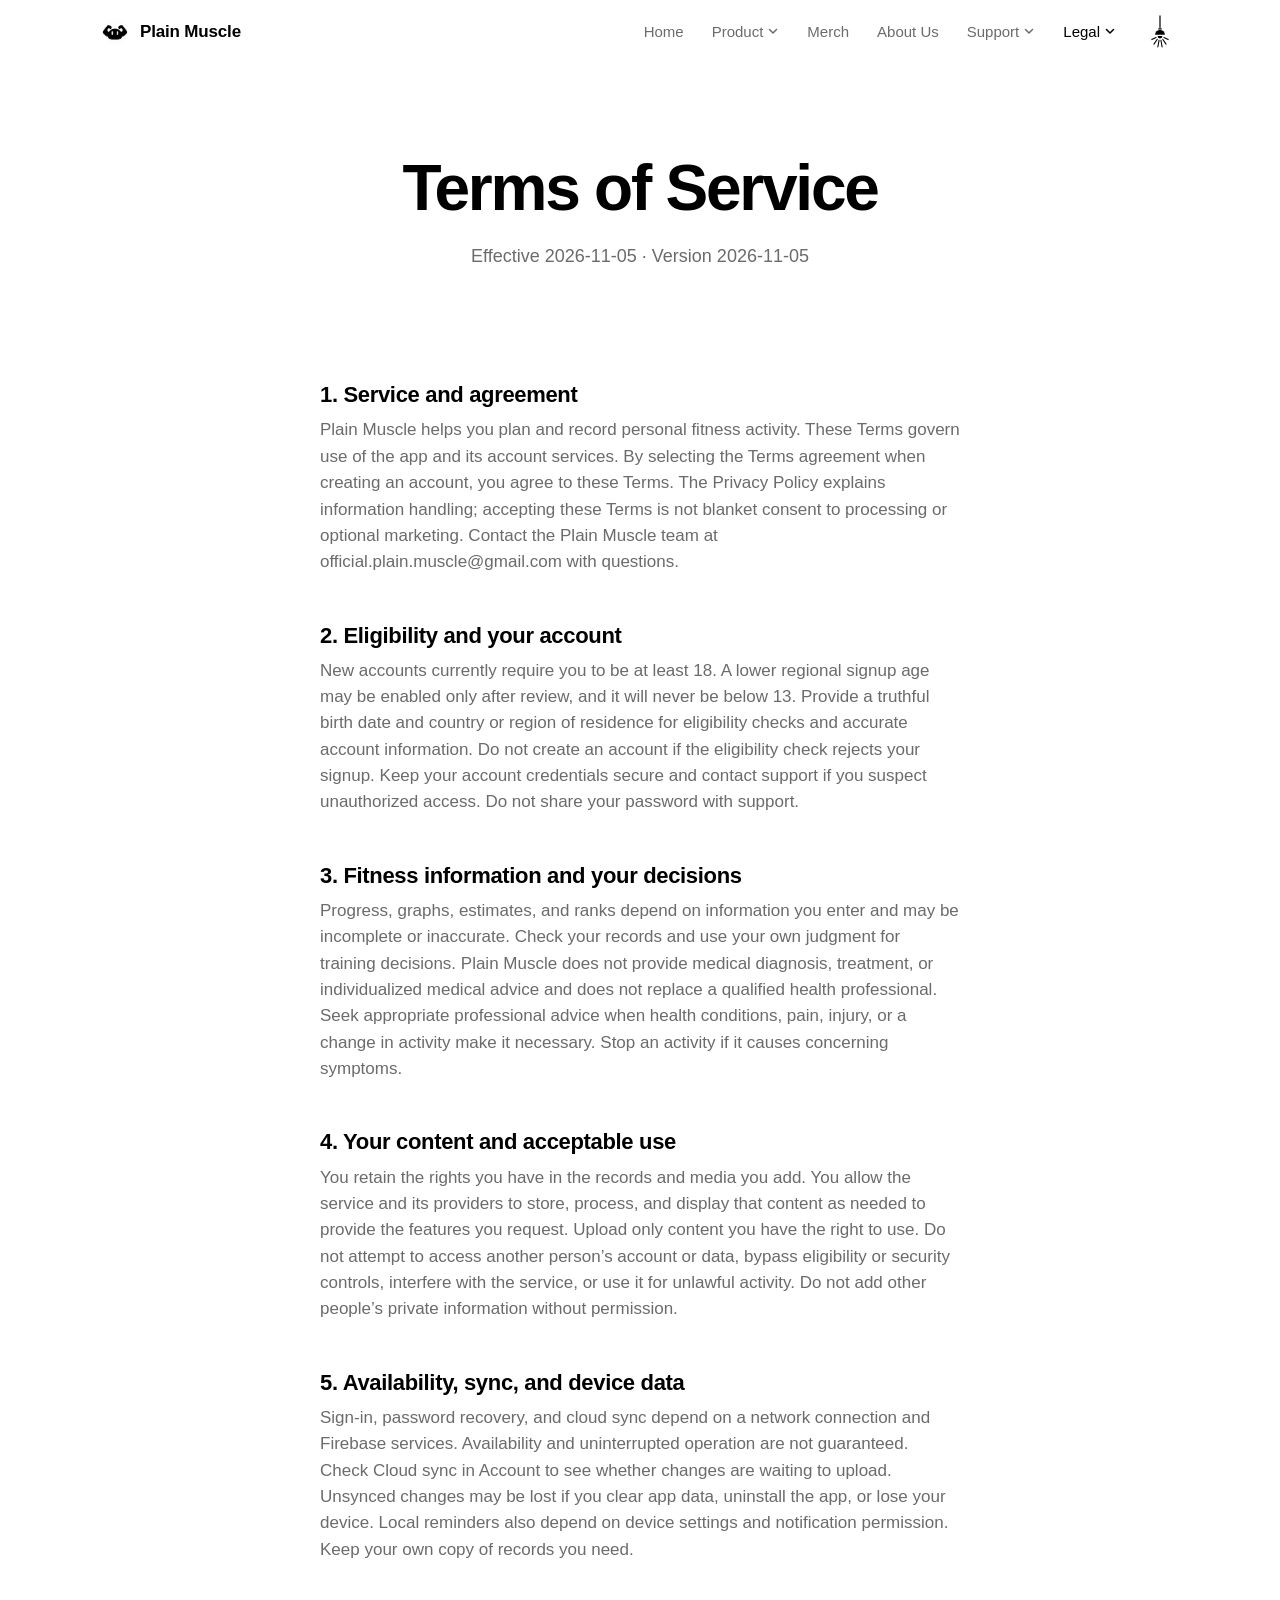
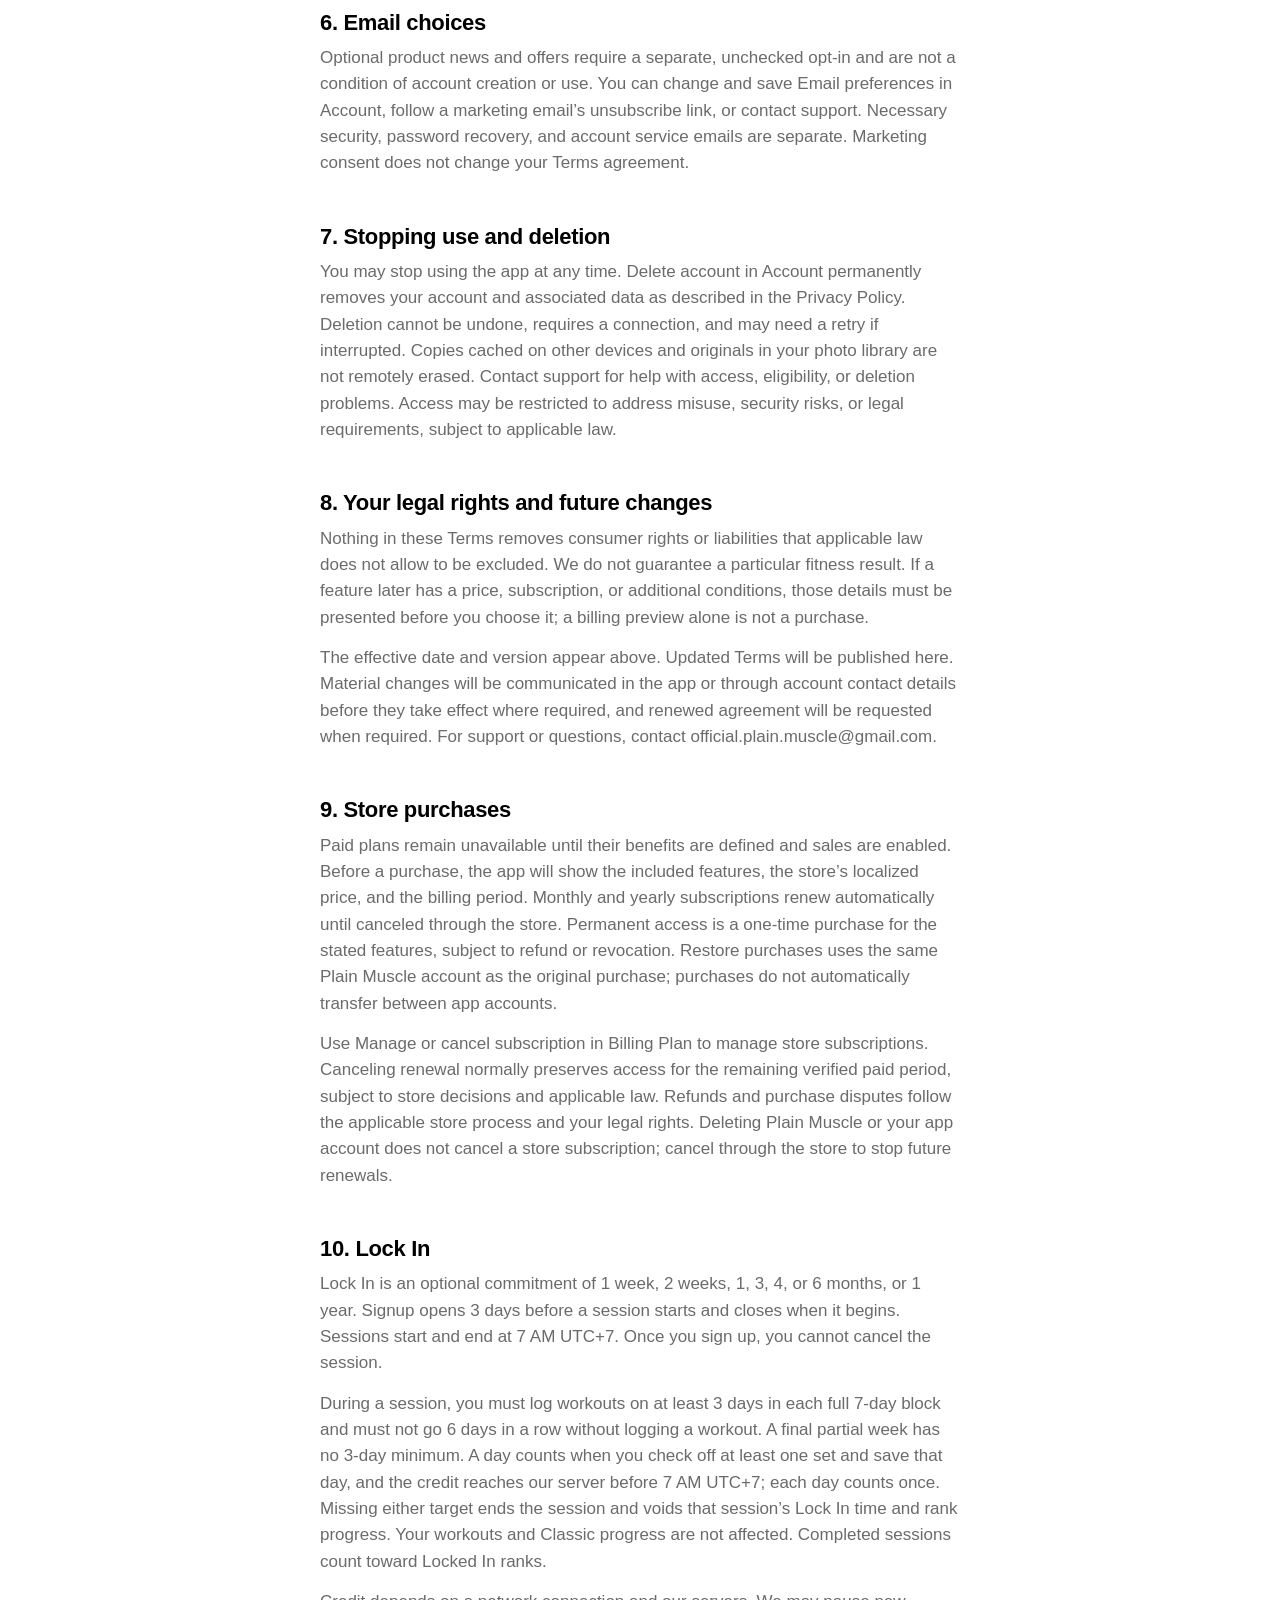
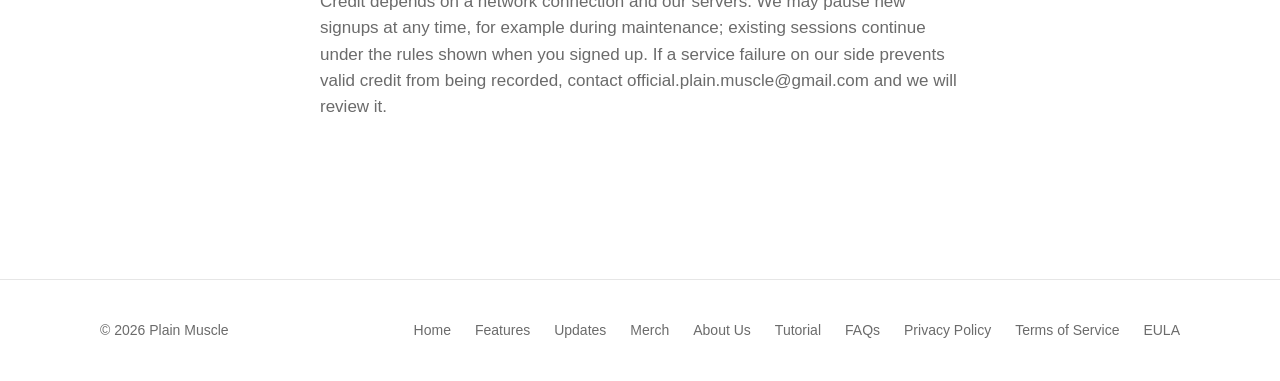
<file: terms.html>
<!doctype html>
<html lang="en">
  <head>
    <meta charset="UTF-8" />
    <meta name="viewport" content="width=device-width, initial-scale=1, viewport-fit=cover" />
    <title>Terms of Service · Plain Muscle</title>
    <meta name="description" content="Plain Muscle Terms of Service." />
    <meta name="theme-color" content="#ffffff" />
    <link rel="canonical" href="https://plainmuscle.com/terms" />
    <meta property="og:type" content="website" />
    <meta property="og:site_name" content="Plain Muscle" />
    <meta property="og:title" content="Terms of Service · Plain Muscle" />
    <meta property="og:description" content="Plain Muscle Terms of Service." />
    <meta property="og:url" content="https://plainmuscle.com/terms" />
    <meta property="og:image" content="https://plainmuscle.com/assets/plain-muscle.png" />
    <meta name="twitter:card" content="summary_large_image" />
    <link rel="icon" type="image/png" href="assets/muco-favicon.png" />
    <link rel="apple-touch-icon" href="assets/muco-favicon.png" />
    <script>
      document.documentElement.classList.add("js");
      let savedTheme;
      try {
        savedTheme = localStorage.getItem("plain-muscle-theme");
      } catch {}
      document.documentElement.dataset.theme =
        savedTheme === "light" || savedTheme === "dark"
          ? savedTheme
          : matchMedia("(prefers-color-scheme: dark)").matches ? "dark" : "light";
    </script>
    <link rel="stylesheet" href="styles.css" />
  </head>
  <body>
    <header class="site-header">
      <div class="wrap">
        <a class="brand" href="/">
          <img src="assets/muco-favicon.png" alt="" width="1254" height="1254" />
          Plain Muscle
        </a>
        <nav class="site-nav" id="site-nav" aria-label="Main">
          <ul>
            <li><a href="/">Home</a></li>
            <li class="dropdown">
              <button class="dropdown-toggle" type="button" aria-expanded="false" aria-controls="menu-product">Product<svg viewBox="0 0 12 12" aria-hidden="true" focusable="false"><path d="M2.5 4.5 6 8l3.5-3.5" fill="none" stroke="currentColor" stroke-width="1.5" stroke-linecap="round" stroke-linejoin="round" /></svg></button>
              <ul class="dropdown-menu" id="menu-product">
                <li><a href="/features">Features</a></li>
                <li><a href="/updates">Updates</a></li>
              </ul>
            </li>
            <li><a href="/merch">Merch</a></li>
            <li><a href="/about">About Us</a></li>
            <li class="dropdown">
              <button class="dropdown-toggle" type="button" aria-expanded="false" aria-controls="menu-support">Support<svg viewBox="0 0 12 12" aria-hidden="true" focusable="false"><path d="M2.5 4.5 6 8l3.5-3.5" fill="none" stroke="currentColor" stroke-width="1.5" stroke-linecap="round" stroke-linejoin="round" /></svg></button>
              <ul class="dropdown-menu" id="menu-support">
                <li><a href="/tutorial">Tutorial</a></li>
                <li><a href="/faq">FAQs</a></li>
              </ul>
            </li>
            <li class="dropdown">
              <button class="dropdown-toggle active" type="button" aria-expanded="false" aria-controls="menu-legal">Legal<svg viewBox="0 0 12 12" aria-hidden="true" focusable="false"><path d="M2.5 4.5 6 8l3.5-3.5" fill="none" stroke="currentColor" stroke-width="1.5" stroke-linecap="round" stroke-linejoin="round" /></svg></button>
              <ul class="dropdown-menu" id="menu-legal">
                <li><a href="/privacy">Privacy Policy</a></li>
                <li><a href="/terms" aria-current="page">Terms of Service</a></li>
                <li><a href="/eula">EULA</a></li>
              </ul>
            </li>
          </ul>
        </nav>
        <button class="icon-button light-switch" type="button" aria-label="Turn the light off" aria-pressed="false">
          <svg viewBox="0 0 64 112" fill="none" aria-hidden="true" focusable="false">
            <path d="M32 3v38" stroke="currentColor" stroke-width="4" stroke-linecap="round" />
            <path d="M28 46h8" stroke="currentColor" stroke-width="4" stroke-linecap="round" />
            <path d="M16 65a16 16 0 0 1 32 0H16Z" fill="currentColor" />
            <path d="M24 69a8 8 0 0 0 16 0H24Z" fill="currentColor" />
            <g class="light-rays" stroke="currentColor" stroke-width="3.5" stroke-linecap="round">
              <path d="M19 74 5 81M23 80 12 96M29 83 25 105M35 83 39 105M41 80 52 96M45 74 59 81" />
            </g>
          </svg>
        </button>
        <button class="icon-button menu-button" type="button" aria-label="Open menu" aria-expanded="false" aria-controls="site-nav">
          <span></span>
        </button>
      </div>
    </header>

    <main>
      <section class="page-head">
        <div class="wrap">
          <h1>Terms of Service</h1>
          <p class="lead">Effective 2026-11-05 · Version 2026-11-05</p>
        </div>
      </section>

      <section class="section">
        <div class="wrap prose">
          <!-- Generated from plain-muscle/src/features/legal/policyCopy.ts. Keep the app and this page in sync. -->
          <h2>1. Service and agreement</h2>
            <p>Plain Muscle helps you plan and record personal fitness activity. These Terms govern use of the app and its account services. By selecting the Terms agreement when creating an account, you agree to these Terms. The Privacy Policy explains information handling; accepting these Terms is not blanket consent to processing or optional marketing. Contact the Plain Muscle team at official.plain.muscle@gmail.com with questions.</p>
          <h2>2. Eligibility and your account</h2>
            <p>New accounts currently require you to be at least 18. A lower regional signup age may be enabled only after review, and it will never be below 13. Provide a truthful birth date and country or region of residence for eligibility checks and accurate account information. Do not create an account if the eligibility check rejects your signup. Keep your account credentials secure and contact support if you suspect unauthorized access. Do not share your password with support.</p>
          <h2>3. Fitness information and your decisions</h2>
            <p>Progress, graphs, estimates, and ranks depend on information you enter and may be incomplete or inaccurate. Check your records and use your own judgment for training decisions. Plain Muscle does not provide medical diagnosis, treatment, or individualized medical advice and does not replace a qualified health professional. Seek appropriate professional advice when health conditions, pain, injury, or a change in activity make it necessary. Stop an activity if it causes concerning symptoms.</p>
          <h2>4. Your content and acceptable use</h2>
            <p>You retain the rights you have in the records and media you add. You allow the service and its providers to store, process, and display that content as needed to provide the features you request. Upload only content you have the right to use. Do not attempt to access another person’s account or data, bypass eligibility or security controls, interfere with the service, or use it for unlawful activity. Do not add other people’s private information without permission.</p>
          <h2>5. Availability, sync, and device data</h2>
            <p>Sign-in, password recovery, and cloud sync depend on a network connection and Firebase services. Availability and uninterrupted operation are not guaranteed. Check Cloud sync in Account to see whether changes are waiting to upload. Unsynced changes may be lost if you clear app data, uninstall the app, or lose your device. Local reminders also depend on device settings and notification permission. Keep your own copy of records you need.</p>
          <h2>6. Email choices</h2>
            <p>Optional product news and offers require a separate, unchecked opt-in and are not a condition of account creation or use. You can change and save Email preferences in Account, follow a marketing email’s unsubscribe link, or contact support. Necessary security, password recovery, and account service emails are separate. Marketing consent does not change your Terms agreement.</p>
          <h2>7. Stopping use and deletion</h2>
            <p>You may stop using the app at any time. Delete account in Account permanently removes your account and associated data as described in the Privacy Policy. Deletion cannot be undone, requires a connection, and may need a retry if interrupted. Copies cached on other devices and originals in your photo library are not remotely erased. Contact support for help with access, eligibility, or deletion problems. Access may be restricted to address misuse, security risks, or legal requirements, subject to applicable law.</p>
          <h2>8. Your legal rights and future changes</h2>
            <p>Nothing in these Terms removes consumer rights or liabilities that applicable law does not allow to be excluded. We do not guarantee a particular fitness result. If a feature later has a price, subscription, or additional conditions, those details must be presented before you choose it; a billing preview alone is not a purchase.</p>
            <p>The effective date and version appear above. Updated Terms will be published here. Material changes will be communicated in the app or through account contact details before they take effect where required, and renewed agreement will be requested when required. For support or questions, contact official.plain.muscle@gmail.com.</p>
          <h2>9. Store purchases</h2>
            <p>Paid plans remain unavailable until their benefits are defined and sales are enabled. Before a purchase, the app will show the included features, the store’s localized price, and the billing period. Monthly and yearly subscriptions renew automatically until canceled through the store. Permanent access is a one-time purchase for the stated features, subject to refund or revocation. Restore purchases uses the same Plain Muscle account as the original purchase; purchases do not automatically transfer between app accounts.</p>
            <p>Use Manage or cancel subscription in Billing Plan to manage store subscriptions. Canceling renewal normally preserves access for the remaining verified paid period, subject to store decisions and applicable law. Refunds and purchase disputes follow the applicable store process and your legal rights. Deleting Plain Muscle or your app account does not cancel a store subscription; cancel through the store to stop future renewals.</p>
          <h2>10. Lock In</h2>
            <p>Lock In is an optional commitment of 1 week, 2 weeks, 1, 3, 4, or 6 months, or 1 year. Signup opens 3 days before a session starts and closes when it begins. Sessions start and end at 7 AM UTC+7. Once you sign up, you cannot cancel the session.</p>
            <p>During a session, you must log workouts on at least 3 days in each full 7-day block and must not go 6 days in a row without logging a workout. A final partial week has no 3-day minimum. A day counts when you check off at least one set and save that day, and the credit reaches our server before 7 AM UTC+7; each day counts once. Missing either target ends the session and voids that session’s Lock In time and rank progress. Your workouts and Classic progress are not affected. Completed sessions count toward Locked In ranks.</p>
            <p>Credit depends on a network connection and our servers. We may pause new signups at any time, for example during maintenance; existing sessions continue under the rules shown when you signed up. If a service failure on our side prevents valid credit from being recorded, contact official.plain.muscle@gmail.com and we will review it.</p>
        </div>
      </section>
    </main>

    <footer class="site-footer">
      <div class="wrap">
        <span>© 2026 Plain Muscle</span>
        <ul>
          <li><a href="/">Home</a></li>
          <li><a href="/features">Features</a></li>
          <li><a href="/updates">Updates</a></li>
          <li><a href="/merch">Merch</a></li>
          <li><a href="/about">About Us</a></li>
          <li><a href="/tutorial">Tutorial</a></li>
          <li><a href="/faq">FAQs</a></li>
          <li><a href="/privacy">Privacy Policy</a></li>
          <li><a href="/terms">Terms of Service</a></li>
          <li><a href="/eula">EULA</a></li>
        </ul>
      </div>
    </footer>

    <script src="main.js"></script>
  </body>
</html>
</file>
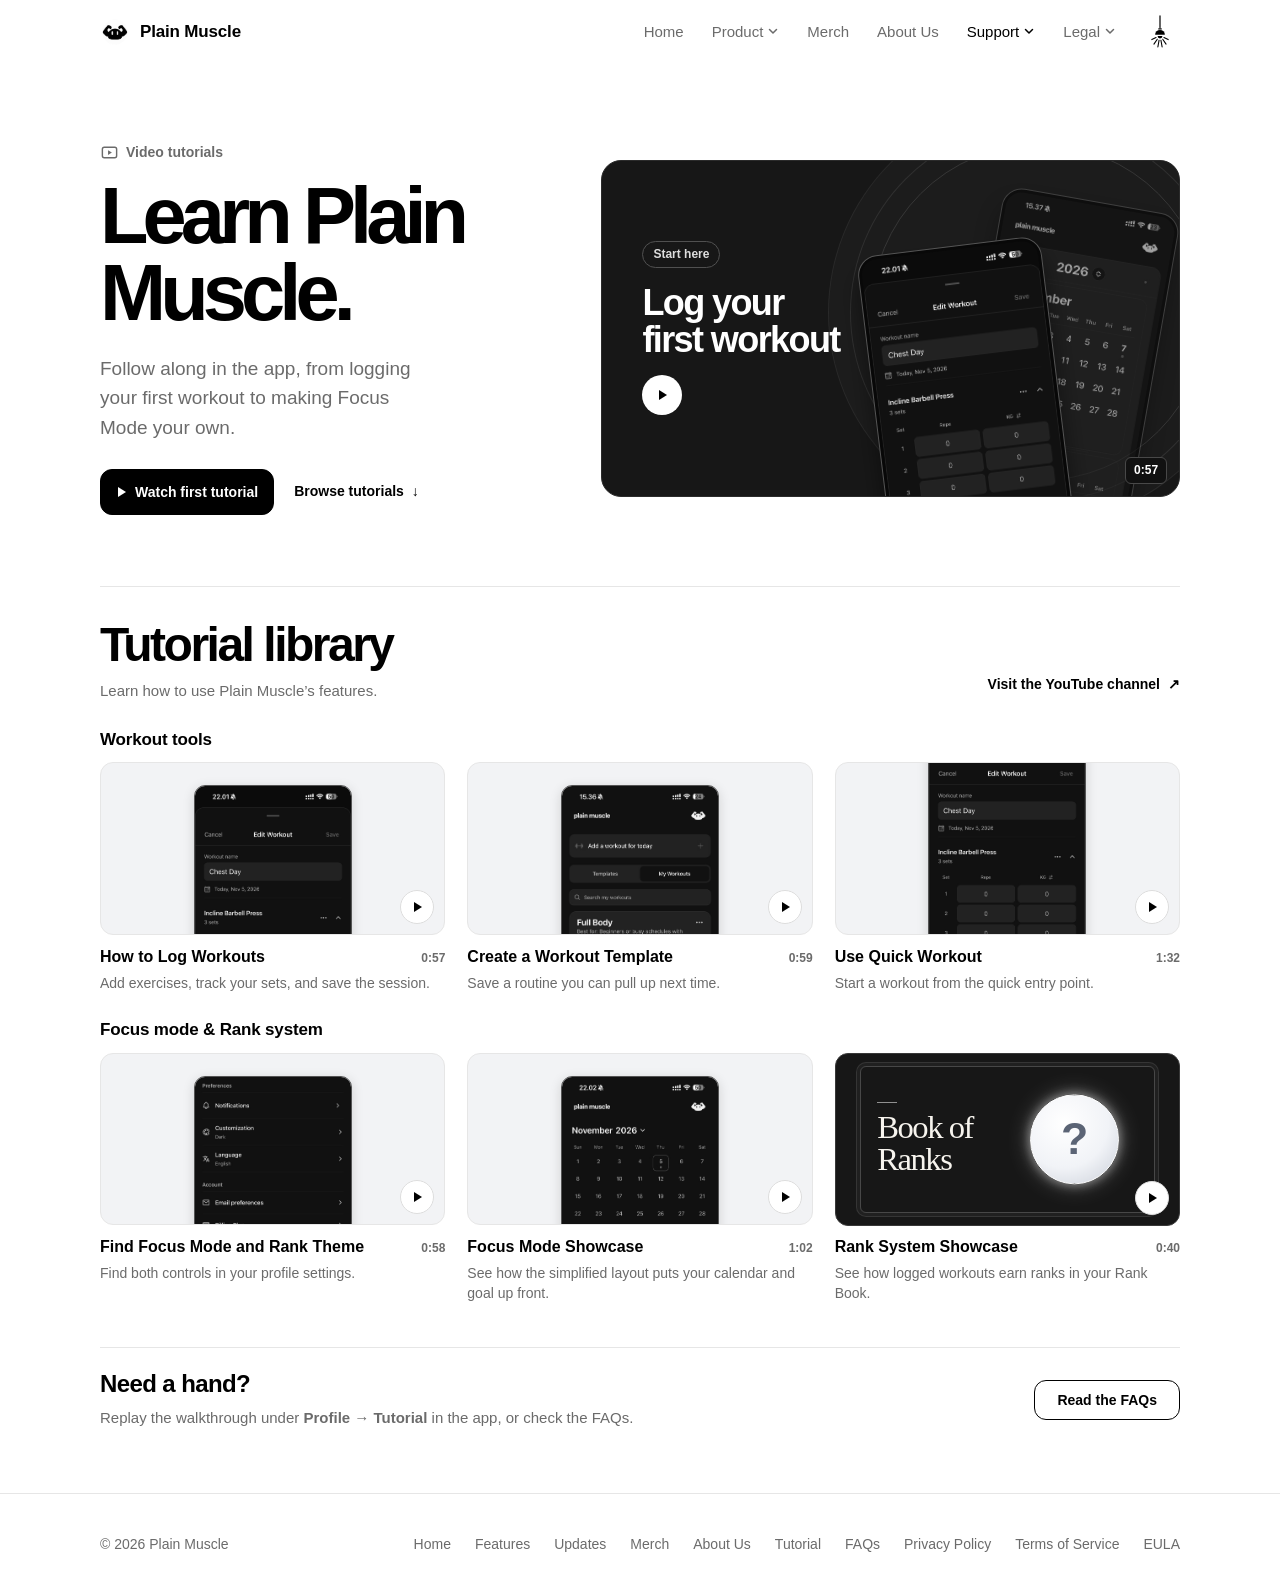
<file: tutorial.html>
<!doctype html>
<html lang="en">
  <head>
    <meta charset="UTF-8" />
    <meta name="viewport" content="width=device-width, initial-scale=1, viewport-fit=cover" />
    <title>Tutorial · Plain Muscle</title>
    <meta name="description" content="Watch Plain Muscle video tutorials on logging workouts, making templates, using Focus Mode, and earning ranks." />
    <meta name="theme-color" content="#ffffff" />
    <link rel="canonical" href="https://plainmuscle.com/tutorial" />
    <meta property="og:type" content="website" />
    <meta property="og:site_name" content="Plain Muscle" />
    <meta property="og:title" content="Tutorial · Plain Muscle" />
    <meta property="og:description" content="Watch Plain Muscle video tutorials on logging workouts, making templates, using Focus Mode, and earning ranks." />
    <meta property="og:url" content="https://plainmuscle.com/tutorial" />
    <meta property="og:image" content="https://plainmuscle.com/assets/plain-muscle.png" />
    <meta name="twitter:card" content="summary_large_image" />
    <link rel="icon" type="image/png" href="assets/muco-favicon.png" />
    <link rel="apple-touch-icon" href="assets/muco-favicon.png" />
    <script>
      document.documentElement.classList.add("js");
      let savedTheme;
      try {
        savedTheme = localStorage.getItem("plain-muscle-theme");
      } catch {}
      document.documentElement.dataset.theme =
        savedTheme === "light" || savedTheme === "dark"
          ? savedTheme
          : matchMedia("(prefers-color-scheme: dark)").matches ? "dark" : "light";
    </script>
    <link rel="stylesheet" href="styles.css" />
    <link rel="stylesheet" href="tutorial.css" />
  </head>
  <body>
    <header class="site-header">
      <div class="wrap">
        <a class="brand" href="/">
          <img src="assets/muco-favicon.png" alt="" width="1254" height="1254" />
          Plain Muscle
        </a>
        <nav class="site-nav" id="site-nav" aria-label="Main">
          <ul>
            <li><a href="/">Home</a></li>
            <li class="dropdown">
              <button class="dropdown-toggle" type="button" aria-expanded="false" aria-controls="menu-product">Product<svg viewBox="0 0 12 12" aria-hidden="true" focusable="false"><path d="M2.5 4.5 6 8l3.5-3.5" fill="none" stroke="currentColor" stroke-width="1.5" stroke-linecap="round" stroke-linejoin="round" /></svg></button>
              <ul class="dropdown-menu" id="menu-product">
                <li><a href="/features">Features</a></li>
                <li><a href="/updates">Updates</a></li>
              </ul>
            </li>
            <li><a href="/merch">Merch</a></li>
            <li><a href="/about">About Us</a></li>
            <li class="dropdown">
              <button class="dropdown-toggle active" type="button" aria-expanded="false" aria-controls="menu-support">Support<svg viewBox="0 0 12 12" aria-hidden="true" focusable="false"><path d="M2.5 4.5 6 8l3.5-3.5" fill="none" stroke="currentColor" stroke-width="1.5" stroke-linecap="round" stroke-linejoin="round" /></svg></button>
              <ul class="dropdown-menu" id="menu-support">
                <li><a href="/tutorial" aria-current="page">Tutorial</a></li>
                <li><a href="/faq">FAQs</a></li>
              </ul>
            </li>
            <li class="dropdown">
              <button class="dropdown-toggle" type="button" aria-expanded="false" aria-controls="menu-legal">Legal<svg viewBox="0 0 12 12" aria-hidden="true" focusable="false"><path d="M2.5 4.5 6 8l3.5-3.5" fill="none" stroke="currentColor" stroke-width="1.5" stroke-linecap="round" stroke-linejoin="round" /></svg></button>
              <ul class="dropdown-menu" id="menu-legal">
                <li><a href="/privacy">Privacy Policy</a></li>
                <li><a href="/terms">Terms of Service</a></li>
                <li><a href="/eula">EULA</a></li>
              </ul>
            </li>
          </ul>
        </nav>
        <button class="icon-button light-switch" type="button" aria-label="Turn the light off" aria-pressed="false">
          <svg viewBox="0 0 64 112" fill="none" aria-hidden="true" focusable="false">
            <path d="M32 3v38" stroke="currentColor" stroke-width="4" stroke-linecap="round" />
            <path d="M28 46h8" stroke="currentColor" stroke-width="4" stroke-linecap="round" />
            <path d="M16 65a16 16 0 0 1 32 0H16Z" fill="currentColor" />
            <path d="M24 69a8 8 0 0 0 16 0H24Z" fill="currentColor" />
            <g class="light-rays" stroke="currentColor" stroke-width="3.5" stroke-linecap="round">
              <path d="M19 74 5 81M23 80 12 96M29 83 25 105M35 83 39 105M41 80 52 96M45 74 59 81" />
            </g>
          </svg>
        </button>
        <button class="icon-button menu-button" type="button" aria-label="Open menu" aria-expanded="false" aria-controls="site-nav">
          <span></span>
        </button>
      </div>
    </header>

    <main class="tutorial wrap">
      <section class="tutorial-hero" aria-labelledby="tutorial-title">
        <div class="tutorial-intro">
          <p class="tutorial-kicker">
            <svg viewBox="0 0 20 20" fill="none" aria-hidden="true"><rect x="2.5" y="4.5" width="15" height="11" rx="2" stroke="currentColor" stroke-width="1.5"/><path d="m8.5 7.5 4 2.5-4 2.5v-5Z" fill="currentColor"/></svg>
            Video tutorials
          </p>
          <h1 id="tutorial-title">Learn Plain Muscle.</h1>
          <p class="tutorial-lead">Follow along in the app, from logging your first workout to making Focus Mode your own.</p>
          <div class="tutorial-actions">
            <a class="button" href="https://www.youtube.com/watch?v=_F83vct66yk" data-video="How to Log Workouts">
              <span class="tutorial-play-icon" aria-hidden="true"></span>Watch first tutorial
            </a>
            <a class="tutorial-text-link" href="#video-library">Browse tutorials <span aria-hidden="true">↓</span></a>
          </div>
        </div>

        <a class="tutorial-featured" id="first-workout" href="https://www.youtube.com/watch?v=_F83vct66yk" data-video="How to Log Workouts">
          <span class="tutorial-featured-art" aria-hidden="true">
            <img class="tutorial-device tutorial-device-back" src="assets/screens/calendar.jpg" alt="" width="738" height="1600" />
            <img class="tutorial-device tutorial-device-front" src="assets/screens/log-workout.jpg" alt="" width="738" height="1600" />
          </span>
          <span class="tutorial-featured-copy">
            <span class="tutorial-featured-label">Start here</span>
            <strong>Log your<br />first workout</strong>
            <span class="tutorial-play" aria-hidden="true"><span class="tutorial-play-icon"></span></span>
          </span>
          <span class="tutorial-duration">0:57</span>
        </a>
      </section>

      <section class="tutorial-library" id="video-library" aria-labelledby="library-title">
        <div class="tutorial-library-head">
          <div>
            <h2 id="library-title">Tutorial library</h2>
            <p>Learn how to use Plain Muscle’s features.</p>
          </div>
          <a class="tutorial-text-link" href="https://www.youtube.com/@PlainMuscle/videos">Visit the YouTube channel <span aria-hidden="true">↗</span></a>
        </div>

        <section class="tutorial-group" aria-labelledby="workout-tools-title">
          <h3 id="workout-tools-title">Workout tools</h3>
          <ul class="tutorial-grid">
            <li>
              <a class="tutorial-video" href="https://www.youtube.com/watch?v=_F83vct66yk" data-video="How to Log Workouts">
                <span class="tutorial-poster" aria-hidden="true">
                  <img src="assets/screens/log-workout.jpg" alt="" width="738" height="1600" loading="lazy" />
                  <span class="tutorial-play"><span class="tutorial-play-icon"></span></span>
                </span>
                <span class="tutorial-video-title">How to Log Workouts <span class="tutorial-time">0:57</span></span>
                <span class="tutorial-summary">Add exercises, track your sets, and save the session.</span>
              </a>
            </li>
            <li>
              <a class="tutorial-video" href="https://www.youtube.com/watch?v=k0eXCFx1Fv8" data-video="How to Create a Workout Template">
                <span class="tutorial-poster" aria-hidden="true">
                  <img src="assets/screens/plans.png" alt="" width="738" height="1600" loading="lazy" />
                  <span class="tutorial-play"><span class="tutorial-play-icon"></span></span>
                </span>
                <span class="tutorial-video-title">Create a Workout Template <span class="tutorial-time">0:59</span></span>
                <span class="tutorial-summary">Save a routine you can pull up next time.</span>
              </a>
            </li>
            <li>
              <a class="tutorial-video" href="https://www.youtube.com/watch?v=I-kXkm68FhE" data-video="How to Use Quick Workout">
                <span class="tutorial-poster tutorial-poster-quick" aria-hidden="true">
                  <img src="assets/screens/log-workout.jpg" alt="" width="738" height="1600" loading="lazy" />
                  <span class="tutorial-play"><span class="tutorial-play-icon"></span></span>
                </span>
                <span class="tutorial-video-title">Use Quick Workout <span class="tutorial-time">1:32</span></span>
                <span class="tutorial-summary">Start a workout from the quick entry point.</span>
              </a>
            </li>
          </ul>
        </section>

        <section class="tutorial-group" aria-labelledby="focus-ranks-title">
          <h3 id="focus-ranks-title">Focus mode &amp; Rank system</h3>
          <ul class="tutorial-grid">
            <li id="focus-mode">
              <a class="tutorial-video" href="https://www.youtube.com/watch?v=u3kXW2kaBWw" data-video="Locating Focus Mode and Rank Theme">
                <span class="tutorial-poster" aria-hidden="true">
                  <img src="assets/screens/profile.jpg" alt="" width="738" height="1600" loading="lazy" />
                  <span class="tutorial-play"><span class="tutorial-play-icon"></span></span>
                </span>
                <span class="tutorial-video-title">Find Focus Mode and Rank Theme <span class="tutorial-time">0:58</span></span>
                <span class="tutorial-summary">Find both controls in your profile settings.</span>
              </a>
            </li>
            <li>
              <a class="tutorial-video" href="https://www.youtube.com/watch?v=r2jmCtSNIKo" data-video="Focus Mode Showcase">
                <span class="tutorial-poster" aria-hidden="true">
                  <img src="assets/screens/focus.jpg" alt="" width="738" height="1600" loading="lazy" />
                  <span class="tutorial-play"><span class="tutorial-play-icon"></span></span>
                </span>
                <span class="tutorial-video-title">Focus Mode Showcase <span class="tutorial-time">1:02</span></span>
                <span class="tutorial-summary">See how the simplified layout puts your calendar and goal up front.</span>
              </a>
            </li>
            <li id="ranks">
              <a class="tutorial-video" href="https://www.youtube.com/watch?v=8ux5YqSrqLk" data-video="Rank System Showcase">
                <span class="tutorial-poster tutorial-poster-ranks" aria-hidden="true">
                  <span class="tutorial-rank-title">Book of<br />Ranks</span>
                  <span class="tutorial-rank-orb">?</span>
                  <span class="tutorial-play"><span class="tutorial-play-icon"></span></span>
                </span>
                <span class="tutorial-video-title">Rank System Showcase <span class="tutorial-time">0:40</span></span>
                <span class="tutorial-summary">See how logged workouts earn ranks in your Rank Book.</span>
              </a>
            </li>
          </ul>
        </section>
      </section>

      <section class="tutorial-help" aria-labelledby="tutorial-help-title">
        <div>
          <h2 id="tutorial-help-title">Need a hand?</h2>
          <p>Replay the walkthrough under <strong>Profile → Tutorial</strong> in the app, or check the FAQs.</p>
        </div>
        <a class="button secondary" href="/faq">Read the FAQs</a>
      </section>
    </main>

    <dialog class="tutorial-dialog" aria-labelledby="tutorial-dialog-title">
      <div class="tutorial-dialog-head">
        <h2 id="tutorial-dialog-title"></h2>
        <form method="dialog">
          <button type="submit" class="tutorial-close" aria-label="Close video" autofocus>×</button>
        </form>
      </div>
      <div class="tutorial-player"></div>
      <a class="tutorial-text-link tutorial-watch-link" target="_blank" rel="noopener">Watch on YouTube <span aria-hidden="true">↗</span></a>
    </dialog>

    <footer class="site-footer">
      <div class="wrap">
        <span>© 2026 Plain Muscle</span>
        <ul>
          <li><a href="/">Home</a></li>
          <li><a href="/features">Features</a></li>
          <li><a href="/updates">Updates</a></li>
          <li><a href="/merch">Merch</a></li>
          <li><a href="/about">About Us</a></li>
          <li><a href="/tutorial">Tutorial</a></li>
          <li><a href="/faq">FAQs</a></li>
          <li><a href="/privacy">Privacy Policy</a></li>
          <li><a href="/terms">Terms of Service</a></li>
          <li><a href="/eula">EULA</a></li>
        </ul>
      </div>
    </footer>

    <script src="main.js"></script>
    <script src="tutorial.js"></script>
  </body>
</html>
</file>
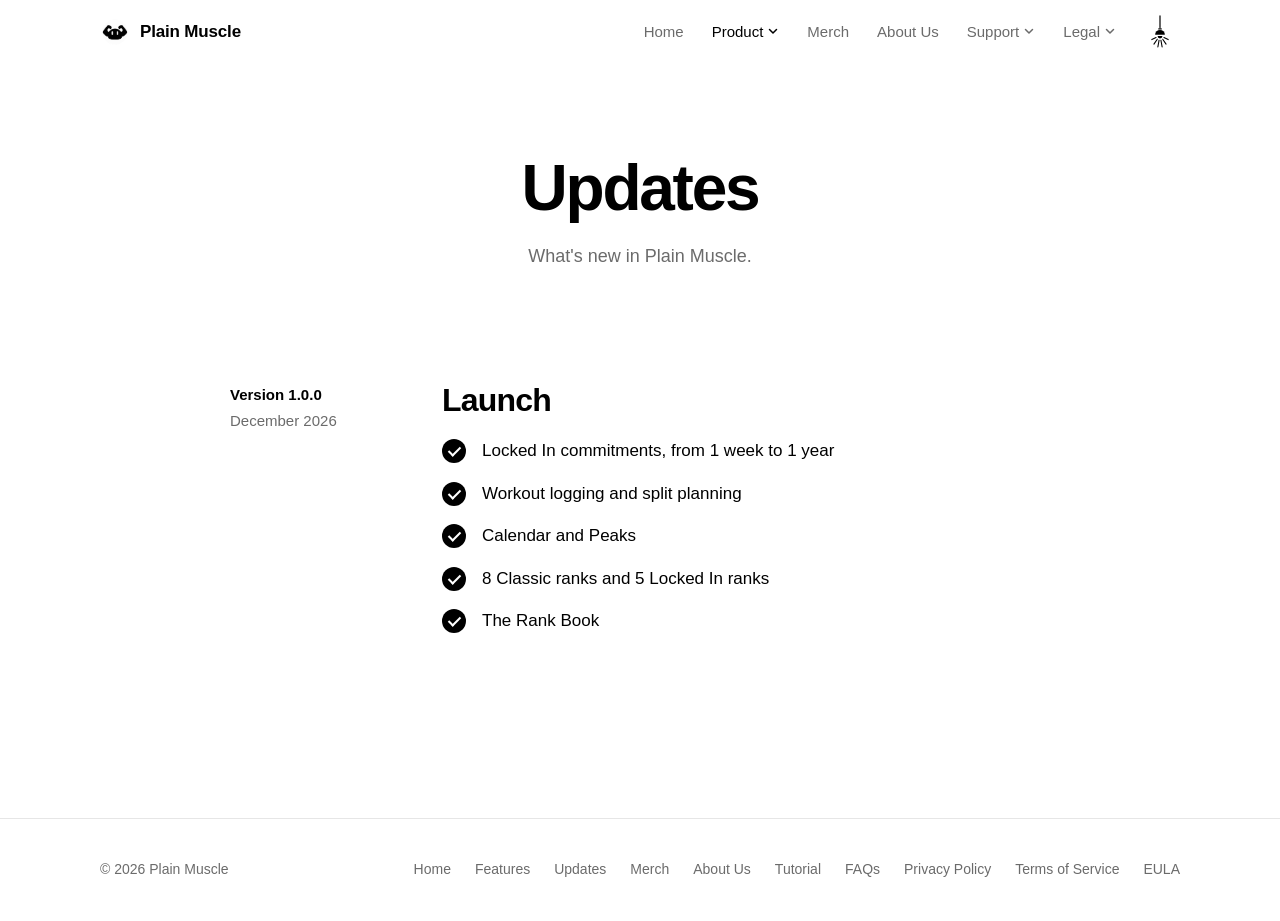
<file: updates.html>
<!doctype html>
<html lang="en">
  <head>
    <meta charset="UTF-8" />
    <meta name="viewport" content="width=device-width, initial-scale=1, viewport-fit=cover" />
    <title>Updates · Plain Muscle</title>
    <meta name="description" content="What's new in Plain Muscle, release by release." />
    <meta name="theme-color" content="#ffffff" />
    <link rel="canonical" href="https://plainmuscle.com/updates" />
    <meta property="og:type" content="website" />
    <meta property="og:site_name" content="Plain Muscle" />
    <meta property="og:title" content="Updates · Plain Muscle" />
    <meta property="og:description" content="What's new in Plain Muscle, release by release." />
    <meta property="og:url" content="https://plainmuscle.com/updates" />
    <meta property="og:image" content="https://plainmuscle.com/assets/plain-muscle.png" />
    <meta name="twitter:card" content="summary_large_image" />
    <link rel="icon" type="image/png" href="assets/muco-favicon.png" />
    <link rel="apple-touch-icon" href="assets/muco-favicon.png" />
    <script>
      document.documentElement.classList.add("js");
      let savedTheme;
      try {
        savedTheme = localStorage.getItem("plain-muscle-theme");
      } catch {}
      document.documentElement.dataset.theme =
        savedTheme === "light" || savedTheme === "dark"
          ? savedTheme
          : matchMedia("(prefers-color-scheme: dark)").matches ? "dark" : "light";
    </script>
    <link rel="stylesheet" href="styles.css" />
  </head>
  <body>
    <header class="site-header">
      <div class="wrap">
        <a class="brand" href="/">
          <img src="assets/muco-favicon.png" alt="" width="1254" height="1254" />
          Plain Muscle
        </a>
        <nav class="site-nav" id="site-nav" aria-label="Main">
          <ul>
            <li><a href="/">Home</a></li>
            <li class="dropdown">
              <button class="dropdown-toggle active" type="button" aria-expanded="false" aria-controls="menu-product">Product<svg viewBox="0 0 12 12" aria-hidden="true" focusable="false"><path d="M2.5 4.5 6 8l3.5-3.5" fill="none" stroke="currentColor" stroke-width="1.5" stroke-linecap="round" stroke-linejoin="round" /></svg></button>
              <ul class="dropdown-menu" id="menu-product">
                <li><a href="/features">Features</a></li>
                <li><a href="/updates" aria-current="page">Updates</a></li>
              </ul>
            </li>
            <li><a href="/merch">Merch</a></li>
            <li><a href="/about">About Us</a></li>
            <li class="dropdown">
              <button class="dropdown-toggle" type="button" aria-expanded="false" aria-controls="menu-support">Support<svg viewBox="0 0 12 12" aria-hidden="true" focusable="false"><path d="M2.5 4.5 6 8l3.5-3.5" fill="none" stroke="currentColor" stroke-width="1.5" stroke-linecap="round" stroke-linejoin="round" /></svg></button>
              <ul class="dropdown-menu" id="menu-support">
                <li><a href="/tutorial">Tutorial</a></li>
                <li><a href="/faq">FAQs</a></li>
              </ul>
            </li>
            <li class="dropdown">
              <button class="dropdown-toggle" type="button" aria-expanded="false" aria-controls="menu-legal">Legal<svg viewBox="0 0 12 12" aria-hidden="true" focusable="false"><path d="M2.5 4.5 6 8l3.5-3.5" fill="none" stroke="currentColor" stroke-width="1.5" stroke-linecap="round" stroke-linejoin="round" /></svg></button>
              <ul class="dropdown-menu" id="menu-legal">
                <li><a href="/privacy">Privacy Policy</a></li>
                <li><a href="/terms">Terms of Service</a></li>
                <li><a href="/eula">EULA</a></li>
              </ul>
            </li>
          </ul>
        </nav>
        <button class="icon-button light-switch" type="button" aria-label="Turn the light off" aria-pressed="false">
          <svg viewBox="0 0 64 112" fill="none" aria-hidden="true" focusable="false">
            <path d="M32 3v38" stroke="currentColor" stroke-width="4" stroke-linecap="round" />
            <path d="M28 46h8" stroke="currentColor" stroke-width="4" stroke-linecap="round" />
            <path d="M16 65a16 16 0 0 1 32 0H16Z" fill="currentColor" />
            <path d="M24 69a8 8 0 0 0 16 0H24Z" fill="currentColor" />
            <g class="light-rays" stroke="currentColor" stroke-width="3.5" stroke-linecap="round">
              <path d="M19 74 5 81M23 80 12 96M29 83 25 105M35 83 39 105M41 80 52 96M45 74 59 81" />
            </g>
          </svg>
        </button>
        <button class="icon-button menu-button" type="button" aria-label="Open menu" aria-expanded="false" aria-controls="site-nav">
          <span></span>
        </button>
      </div>
    </header>

    <main>
      <section class="page-head">
        <div class="wrap">
          <h1>Updates</h1>
          <p class="lead">What's new in Plain Muscle.</p>
        </div>
      </section>

      <section class="section">
        <div class="wrap">
          <ol class="updates">
            <li class="update reveal">
              <div class="update-meta">
                <strong>Version 1.0.0</strong>
                <span>December 2026</span>
              </div>
              <div>
                <h2>Launch</h2>
                <ul class="checks">
              <li>Locked In commitments, from 1 week to 1 year</li>
              <li>Workout logging and split planning</li>
              <li>Calendar and Peaks</li>
              <li>8 Classic ranks and 5 Locked In ranks</li>
              <li>The Rank Book</li>
            </ul>
              </div>
            </li>
          </ol>
        </div>
      </section>
    </main>

    <footer class="site-footer">
      <div class="wrap">
        <span>© 2026 Plain Muscle</span>
        <ul>
          <li><a href="/">Home</a></li>
          <li><a href="/features">Features</a></li>
          <li><a href="/updates">Updates</a></li>
          <li><a href="/merch">Merch</a></li>
          <li><a href="/about">About Us</a></li>
          <li><a href="/tutorial">Tutorial</a></li>
          <li><a href="/faq">FAQs</a></li>
          <li><a href="/privacy">Privacy Policy</a></li>
          <li><a href="/terms">Terms of Service</a></li>
          <li><a href="/eula">EULA</a></li>
        </ul>
      </div>
    </footer>

    <script src="main.js"></script>
  </body>
</html>
</file>
<file: styles.css>
* {
  box-sizing: border-box;
}

html {
  --background: #fff;
  --foreground: #000;
  --muted: #6b6b6b;
  --panel: #f2f3f5;
  --line: #e6e6e6;
  --mascot-filter: brightness(0);
  background: var(--background);
  color: var(--foreground);
  font-family: -apple-system, BlinkMacSystemFont, "Segoe UI", Roboto, "Helvetica Neue", sans-serif;
  -webkit-text-size-adjust: 100%;
  text-size-adjust: 100%;
  color-scheme: light;
  scroll-behavior: smooth;
  scroll-padding-top: 88px;
  transition: background-color 200ms ease, color 200ms ease;
}

html[data-theme="dark"] {
  --background: #000;
  --foreground: #fff;
  --muted: #9a9a9a;
  --panel: #121314;
  --line: #232323;
  --mascot-filter: brightness(0) invert(1);
  color-scheme: dark;
}

body {
  margin: 0;
  overflow-x: hidden;
  font-size: 17px;
  line-height: 1.55;
}

img {
  max-width: 100%;
}

a {
  color: inherit;
}

:focus-visible {
  outline: 2px solid currentColor;
  outline-offset: 3px;
  border-radius: 4px;
}

.wrap {
  width: min(1120px, 100%);
  margin: 0 auto;
  padding: 0 max(20px, env(safe-area-inset-left, 0px));
}

/* Header */

.site-header {
  position: sticky;
  top: 0;
  z-index: 10;
  background: var(--background);
  border-bottom: 1px solid transparent;
  transition: border-color 200ms ease, background-color 200ms ease;
}

.site-header.scrolled {
  border-bottom-color: var(--line);
}

.site-header .wrap {
  display: flex;
  align-items: center;
  gap: 24px;
  height: 64px;
}

.brand {
  display: flex;
  align-items: center;
  gap: 10px;
  font-weight: 600;
  letter-spacing: -0.01em;
  text-decoration: none;
  white-space: nowrap;
}

.brand img {
  width: 30px;
  height: auto;
}

.site-nav {
  margin-left: auto;
}

.site-nav ul {
  display: flex;
  gap: 28px;
  margin: 0;
  padding: 0;
  list-style: none;
}

.site-nav a {
  font-size: 15px;
  text-decoration: none;
  color: var(--muted);
  transition: color 150ms ease;
}

.site-nav a:hover,
.site-nav a[aria-current="page"] {
  color: var(--foreground);
}

/* Dropdowns (Product, Legal) */

.dropdown {
  position: relative;
}

.dropdown-toggle {
  display: inline-flex;
  align-items: center;
  gap: 4px;
  padding: 0;
  border: 0;
  background: none;
  color: var(--muted);
  font: inherit;
  font-size: 15px;
  cursor: pointer;
  transition: color 150ms ease;
}

.dropdown-toggle svg {
  width: 12px;
  height: 12px;
  transition: transform 200ms ease;
}

.dropdown-toggle:hover,
.dropdown-toggle.active,
.dropdown-toggle[aria-expanded="true"] {
  color: var(--foreground);
}

.dropdown-toggle[aria-expanded="true"] svg {
  transform: rotate(180deg);
}

.site-nav .dropdown-menu {
  position: absolute;
  top: calc(100% + 12px);
  left: -16px;
  display: none;
  flex-direction: column;
  gap: 0;
  min-width: 200px;
  padding: 8px;
  border: 1px solid var(--line);
  border-radius: 12px;
  background: var(--background);
  box-shadow: 0 12px 32px rgb(0 0 0 / 0.08);
}

/* Invisible bridge so the menu stays open while the pointer moves down to it. */
.site-nav .dropdown-menu::before {
  content: "";
  position: absolute;
  inset: -13px 0 auto;
  height: 13px;
}

/* Legal sits at the right edge, so its menu opens leftward. */
.site-nav .dropdown:last-child .dropdown-menu {
  left: auto;
  right: -16px;
}

.dropdown.open .dropdown-menu {
  display: flex;
}

@media (hover: hover) and (min-width: 761px) {
  .dropdown:hover .dropdown-menu {
    display: flex;
  }
}

.dropdown-menu a {
  display: block;
  padding: 8px 10px;
  border-radius: 8px;
  white-space: nowrap;
}

.dropdown-menu a:hover {
  background: var(--panel);
}

.icon-button {
  display: grid;
  place-items: center;
  width: 40px;
  height: 40px;
  padding: 0;
  border: 0;
  background: transparent;
  color: inherit;
  cursor: pointer;
  -webkit-tap-highlight-color: transparent;
}

.light-switch svg {
  width: 20px;
  height: 34px;
}

html[data-theme="dark"] .light-rays {
  opacity: 0;
}

.menu-button {
  display: none;
}

.menu-button span,
.menu-button span::before,
.menu-button span::after {
  display: block;
  width: 20px;
  height: 1.5px;
  background: currentColor;
  transition: transform 200ms ease, background-color 200ms ease;
}

.menu-button span {
  position: relative;
}

.menu-button span::before,
.menu-button span::after {
  content: "";
  position: absolute;
  left: 0;
}

.menu-button span::before {
  top: -6px;
}

.menu-button span::after {
  top: 6px;
}

.menu-button[aria-expanded="true"] span {
  background: transparent;
}

.menu-button[aria-expanded="true"] span::before {
  transform: translateY(6px) rotate(45deg);
}

.menu-button[aria-expanded="true"] span::after {
  transform: translateY(-6px) rotate(-45deg);
}

@media (max-width: 760px) {
  .site-header .wrap {
    gap: 4px;
  }

  .site-nav {
    position: absolute;
    top: 64px;
    left: 0;
    right: 0;
    display: none;
    background: var(--background);
    border-bottom: 1px solid var(--line);
  }

  .site-nav.open {
    display: block;
  }

  .site-nav ul {
    flex-direction: column;
    gap: 0;
    padding: 8px 20px 16px;
  }

  .site-nav a {
    display: block;
    padding: 12px 0;
    font-size: 17px;
  }

  /* On phones the groups are always open, with the toggle as a small label. */
  .dropdown-toggle {
    margin-top: 12px;
    padding: 4px 0;
    font-size: 12px;
    font-weight: 500;
    letter-spacing: 0.04em;
    text-transform: uppercase;
    pointer-events: none;
  }

  .dropdown-toggle svg {
    display: none;
  }

  .site-nav .dropdown-menu {
    position: static;
    display: flex;
    min-width: 0;
    padding: 0;
    border: 0;
    box-shadow: none;
  }

  .site-nav .dropdown-menu::before {
    display: none;
  }

  .dropdown-menu a {
    padding: 10px 0;
  }

  .dropdown-menu a:hover {
    background: none;
  }

  .light-switch {
    margin-left: auto;
  }

  .menu-button {
    display: grid;
  }
}

/* Type */

h1,
h2,
h3 {
  margin: 0;
  font-weight: 600;
  letter-spacing: -0.025em;
  line-height: 1.1;
}

h2 {
  font-size: clamp(34px, 5vw, 48px);
}

h3 {
  font-size: 20px;
  letter-spacing: -0.01em;
}

.lead {
  margin: 20px 0 0;
  max-width: 34em;
  font-size: 18px;
  color: var(--muted);
}

.eyebrow {
  display: inline-block;
  margin-bottom: 18px;
  padding: 4px 12px;
  border: 1px solid var(--foreground);
  border-radius: 999px;
  font-size: 13px;
  font-weight: 500;
  letter-spacing: 0.02em;
}

/* Buttons */

.buttons {
  display: flex;
  flex-wrap: wrap;
  justify-content: center;
  gap: 12px;
  margin-top: 32px;
}

.button {
  display: inline-flex;
  flex-direction: column;
  align-items: center;
  min-width: 168px;
  padding: 10px 22px;
  border: 1px solid var(--foreground);
  border-radius: 12px;
  background: var(--foreground);
  color: var(--background);
  font-size: 16px;
  font-weight: 600;
  line-height: 1.3;
  text-decoration: none;
  transition: opacity 150ms ease;
}

.button small {
  font-size: 11px;
  font-weight: 400;
  opacity: 0.75;
}

.button.secondary {
  background: transparent;
  color: var(--foreground);
}

.button:hover {
  opacity: 0.8;
}

.button[aria-disabled="true"] {
  cursor: default;
}

/* Hero */

.hero {
  padding: 48px 0 72px;
  text-align: center;
}

.mascot {
  position: relative;
  width: min(300px, 80%);
  margin: 0 auto 12px;
}

.mascot img {
  display: block;
  width: 100%;
  height: auto;
  filter: var(--mascot-filter);
}

.sleep-letters {
  position: absolute;
  top: 20%;
  left: 56%;
  pointer-events: none;
  font-size: clamp(20px, 6vw, 24px);
  font-weight: 300;
  line-height: 1;
}

.sleep-letters span {
  position: absolute;
  opacity: 0;
  animation: sleep 4.5s ease-in-out infinite;
}

.sleep-letters span:nth-child(2) {
  animation-delay: -1.5s;
}

.sleep-letters span:nth-child(3) {
  animation-delay: -3s;
}

@keyframes sleep {
  0% {
    opacity: 0;
    transform: translate(0, 0.25em) scale(0.7) rotate(-8deg);
  }
  20% {
    opacity: 0.7;
  }
  55% {
    opacity: 0.6;
    transform: translate(0.625em, -1.667em) scale(1.1);
  }
  100% {
    opacity: 0;
    transform: translate(1.5em, -3.667em) scale(1.6) rotate(8deg);
  }
}

.hero h1 {
  font-size: clamp(44px, 8vw, 72px);
  letter-spacing: -0.035em;
}

.hero .lead {
  margin: 16px auto 0;
  font-size: clamp(18px, 2.4vw, 21px);
  font-weight: 300;
}

/* Alternating feature rows */

.feature {
  display: grid;
  grid-template-columns: 1fr 1fr;
  align-items: center;
  gap: clamp(32px, 6vw, 72px);
  padding: clamp(48px, 8vw, 96px) 0;
}

.feature.flip .shot {
  order: 2;
}

.checks {
  display: grid;
  gap: 16px;
  margin: 32px 0 0;
  padding: 0;
  list-style: none;
}

.checks li {
  position: relative;
  padding-left: 40px;
}

.checks li::before {
  content: "";
  position: absolute;
  top: 1px;
  left: 0;
  width: 24px;
  height: 24px;
  border-radius: 50%;
  background: var(--foreground);
}

.checks li::after {
  content: "";
  position: absolute;
  top: 6px;
  left: 9px;
  width: 5px;
  height: 10px;
  border: solid var(--background);
  border-width: 0 2px 2px 0;
  transform: rotate(45deg);
}

/* Numbered steps (tutorial): same circles as .checks, with a number instead of a tick. */
.steps {
  counter-reset: step;
}

.steps li {
  counter-increment: step;
}

.steps li::before {
  content: counter(step);
  display: grid;
  place-items: center;
  color: var(--background);
  font-size: 13px;
  font-weight: 600;
}

.steps li::after {
  display: none;
}

.quote {
  margin: 28px 0 0;
  padding-left: 16px;
  border-left: 2px solid var(--foreground);
  font-style: italic;
}

/* Screenshot panel with phone frame. Swap .placeholder for an <img> when screenshots arrive. */

.shot {
  position: relative;
  display: flex;
  justify-content: center;
  align-items: flex-end;
  aspect-ratio: 1 / 1.02;
  padding: 40px 40px 0;
  overflow: hidden;
  border-radius: 16px;
  background: var(--panel);
}

.phone {
  width: min(250px, 72%);
  aspect-ratio: 9 / 17;
  margin-bottom: -18%;
  padding: 10px;
  border-radius: 40px 40px 0 0;
  background: var(--foreground);
}

.phone-screen {
  position: relative;
  height: 100%;
  overflow: hidden;
  border-radius: 31px 31px 0 0;
  background: var(--background);
}

.phone-screen::before {
  content: "";
  position: absolute;
  top: 9px;
  left: 50%;
  width: 34%;
  height: 20px;
  transform: translateX(-50%);
  border-radius: 999px;
  background: var(--foreground);
}

.phone-screen img {
  display: block;
  width: 100%;
  height: 100%;
  object-fit: cover;
  object-position: top;
}

.theme-shot {
  align-items: center;
  aspect-ratio: auto;
  padding: clamp(36px, 6vw, 72px) clamp(16px, 4vw, 32px);
}

.theme-grid {
  display: grid;
  grid-template-columns: repeat(3, minmax(0, 1fr));
  gap: clamp(8px, 2vw, 20px);
  margin: 0;
  padding: 0;
  list-style: none;
  font-size: 13px;
  text-align: center;
}

.theme-grid img {
  display: block;
  height: auto;
  margin-bottom: 8px;
  border-radius: 20%;
}

.placeholder {
  display: flex;
  flex-direction: column;
  justify-content: center;
  align-items: center;
  gap: 8px;
  height: 82%;
  padding: 20px;
  color: var(--muted);
  font-size: 13px;
  text-align: center;
}

.placeholder strong {
  color: var(--foreground);
  font-size: 15px;
  font-weight: 500;
}

/* Rank badges */

.badges {
  display: flex;
  flex-direction: column;
  justify-content: center;
  gap: 28px;
  aspect-ratio: auto;
  padding: 32px;
}

.badge-group h3 {
  margin-bottom: 14px;
  font-size: 13px;
  font-weight: 500;
  letter-spacing: 0.04em;
  text-transform: uppercase;
  color: var(--muted);
}

.badge-grid {
  display: grid;
  grid-template-columns: repeat(4, 1fr);
  gap: 16px 8px;
  margin: 0;
  padding: 0;
  list-style: none;
}

.badge-grid.five {
  grid-template-columns: repeat(5, 1fr);
}

.badge-grid li {
  display: flex;
  flex-direction: column;
  align-items: center;
  font-size: 13px;
  font-weight: 500;
  text-align: center;
  line-height: 1.3;
}

.badge-grid img {
  width: min(68px, 100%);
  height: auto;
  margin-bottom: 6px;
}

.badge-grid small {
  color: var(--muted);
  font-size: 11px;
  font-weight: 400;
}

/* Generic sections */

.section {
  padding: clamp(56px, 9vw, 104px) 0;
}

.section-head {
  max-width: 40em;
  margin: 0 auto 40px;
  text-align: center;
}

.section-head .lead {
  margin-left: auto;
  margin-right: auto;
}

.page-head {
  padding: clamp(48px, 8vw, 88px) 0 8px;
  text-align: center;
}

.page-head h1 {
  font-size: clamp(40px, 7vw, 64px);
  letter-spacing: -0.035em;
}

.page-head .lead {
  margin-left: auto;
  margin-right: auto;
}

.divider {
  height: 1px;
  border: 0;
  background: var(--line);
}

/* Reviews */

.reviews {
  display: grid;
  grid-template-columns: repeat(auto-fit, minmax(260px, 1fr));
  gap: 20px;
}

.review {
  margin: 0;
  padding: 28px;
  border-radius: 16px;
  background: var(--panel);
}

.review .stars {
  letter-spacing: 2px;
}

.review blockquote {
  margin: 12px 0 16px;
}

.review figcaption {
  color: var(--muted);
  font-size: 15px;
}

.empty-note {
  color: var(--muted);
  text-align: center;
}

/* Final call to action */

.cta {
  padding: clamp(64px, 10vw, 120px) 0;
  text-align: center;
}

.cta .mascot {
  width: min(200px, 55%);
}

/* The flexing icon has its own white disc, so it keeps its colors in both themes. */
.cta .mascot img {
  filter: none;
}

/* Cards (merch) */

.cards {
  display: grid;
  grid-template-columns: repeat(auto-fit, minmax(240px, 1fr));
  gap: 24px;
  margin: 40px 0 0;
  padding: 0;
  list-style: none;
}

.card-image {
  display: grid;
  place-items: center;
  aspect-ratio: 1;
  border-radius: 16px;
  background: var(--panel);
  color: var(--muted);
  font-size: 13px;
}

.card-image img {
  width: 55%;
  height: auto;
}

.card h3 {
  margin-top: 16px;
  font-size: 17px;
}

.card p {
  margin: 4px 0 0;
  color: var(--muted);
}

.tag {
  display: inline-block;
  margin-top: 12px;
  padding: 4px 12px;
  border: 1px solid var(--line);
  border-radius: 999px;
  font-size: 13px;
  color: var(--muted);
}

/* FAQ */

.faq {
  max-width: 720px;
  margin: 0 auto;
}

.faq-group + .faq-group {
  margin-top: 56px;
}

.faq-group h2 {
  margin-bottom: 4px;
  font-size: 13px;
  font-weight: 500;
  letter-spacing: 0.04em;
  text-transform: uppercase;
  color: var(--muted);
}

.faq details {
  border-bottom: 1px solid var(--line);
}

.faq summary {
  display: flex;
  justify-content: space-between;
  gap: 16px;
  padding: 20px 0;
  font-weight: 500;
  cursor: pointer;
  list-style: none;
}

.faq summary::-webkit-details-marker {
  display: none;
}

.faq summary::after {
  content: "+";
  font-weight: 300;
  font-size: 22px;
  line-height: 1;
}

.faq details[open] summary::after {
  content: "−";
}

.faq details p {
  margin: 0 0 20px;
  color: var(--muted);
}

/* Prose (about, legal) */

.prose {
  max-width: 680px;
  margin: 0 auto;
}

.prose h2 {
  margin: 48px 0 10px;
  font-size: 22px;
  letter-spacing: -0.015em;
}

.prose h2:first-child {
  margin-top: 0;
}

.prose h3 {
  margin: 32px 0 8px;
  font-size: 18px;
}

.prose p {
  margin: 0 0 14px;
  color: var(--muted);
}

.prose .meta {
  font-size: 14px;
}

/* Updates */

.updates {
  max-width: 820px;
  margin: 0 auto;
  padding: 0;
  list-style: none;
}

.update {
  display: grid;
  grid-template-columns: 180px 1fr;
  gap: 32px;
  padding: 40px 0;
  border-top: 1px solid var(--line);
}

.update:first-child {
  border-top: 0;
  padding-top: 0;
}

.update-meta {
  display: flex;
  flex-direction: column;
  gap: 2px;
  font-size: 15px;
}

.update-meta span {
  color: var(--muted);
}

.update h2 {
  font-size: clamp(26px, 4vw, 32px);
}

.update .checks {
  margin-top: 20px;
}

@media (max-width: 640px) {
  .update {
    grid-template-columns: 1fr;
    gap: 12px;
  }
}

/* Footer */

.site-footer {
  margin-top: 40px;
  padding: 40px 0 max(40px, env(safe-area-inset-bottom, 0px));
  border-top: 1px solid var(--line);
  font-size: 14px;
  color: var(--muted);
}

.site-footer .wrap {
  display: flex;
  flex-wrap: wrap;
  justify-content: space-between;
  align-items: center;
  gap: 16px;
}

.site-footer ul {
  display: flex;
  flex-wrap: wrap;
  gap: 8px 24px;
  margin: 0;
  padding: 0;
  list-style: none;
}

.site-footer a {
  text-decoration: none;
}

.site-footer a:hover {
  color: var(--foreground);
}

/* Reveal on scroll (only when JS runs) */

.js .reveal {
  opacity: 0;
  transform: translateY(24px);
  transition: opacity 700ms ease, transform 700ms ease;
}

.js .reveal.in {
  opacity: 1;
  transform: none;
}

/* Small screens */

@media (max-width: 860px) {
  .feature {
    grid-template-columns: 1fr;
  }

  .feature .shot,
  .feature.flip .shot {
    order: 2;
  }
}

@media (max-width: 420px) {
  .shot:not(.theme-shot) {
    padding: 28px 24px 0;
  }

  .badges {
    padding: 24px 16px;
  }

  .badge-grid.five {
    grid-template-columns: repeat(3, 1fr);
  }

  .button {
    width: 100%;
  }
}

@media (prefers-reduced-motion: reduce) {
  html {
    scroll-behavior: auto;
    transition: none;
  }

  .js .reveal {
    opacity: 1;
    transform: none;
    transition: none;
  }

  .sleep-letters span {
    animation-duration: 7.5s;
  }

  .sleep-letters span:nth-child(2) {
    animation-delay: -2.5s;
  }

  .sleep-letters span:nth-child(3) {
    animation-delay: -5s;
  }
}
</file>
<file: features.css>
.feature-intro {
  display: grid;
  grid-template-columns: minmax(0, 1fr) minmax(170px, 240px);
  align-items: end;
  gap: 36px;
  padding-block: clamp(52px, 8vw, 100px) clamp(44px, 6vw, 72px);
}

.feature-kicker {
  margin: 0 0 12px;
  color: var(--muted);
  font-size: 14px;
  font-weight: 600;
}

.feature-intro h1 {
  font-size: clamp(43px, 7vw, 88px);
  letter-spacing: -0.045em;
}

.feature-intro .lead {
  margin-top: 16px;
  max-width: 30em;
}

.feature-index {
  display: grid;
  align-self: end;
  font-size: 14px;
  font-weight: 600;
}

.feature-index a {
  display: flex;
  justify-content: space-between;
  gap: 12px;
  padding: 10px 0;
  border-top: 1px solid var(--line);
  text-decoration: none;
}

.feature-index a:last-child {
  border-bottom: 1px solid var(--line);
}

.feature-index a:hover span:first-child {
  text-decoration: underline;
}

.feature-chapter {
  margin-bottom: clamp(48px, 7vw, 90px);
}

.chapter-heading {
  display: flex;
  align-items: baseline;
  justify-content: space-between;
  flex-wrap: wrap;
  gap: 8px 20px;
  padding: 20px 0 24px;
  border-top: 1px solid var(--line);
}

.chapter-heading h2 {
  font-size: clamp(28px, 4vw, 40px);
}

.chapter-heading p {
  margin: 0;
  color: var(--muted);
  font-size: 15px;
}

.feature-showcase {
  display: grid;
  grid-template-columns: 1.35fr 1fr;
  grid-template-areas: "focus rank" "focus customization";
  gap: 14px;
}

.showcase-item {
  padding: clamp(20px, 3vw, 30px);
  border: 1px solid var(--line);
  border-radius: 18px;
}

.showcase-item h3,
.panel-copy h3 {
  font-size: clamp(24px, 3.4vw, 36px);
}

.showcase-item p {
  margin: 12px 0 0;
  color: var(--muted);
  font-size: 16px;
}

.focus-feature {
  position: relative;
  grid-area: focus;
  display: flex;
  align-items: end;
  min-height: 320px;
  overflow: hidden;
  background: var(--panel);
}

.focus-feature > div {
  width: 47%;
}

.focus-screen {
  position: absolute;
  top: 28px;
  right: clamp(16px, 4vw, 42px);
  width: 42%;
  max-width: 222px;
  height: auto;
  border-radius: 20px;
  box-shadow: 0 12px 30px #0003;
}

.rank-theme-feature {
  grid-area: rank;
}

.theme-samples,
.customization-options {
  display: flex;
  gap: 12px;
  margin: 18px 0 0;
  padding: 0;
  list-style: none;
}

.theme-samples li {
  display: grid;
  justify-items: center;
  gap: 5px;
  color: var(--muted);
  font-size: 12px;
}

.theme-samples img {
  width: 60px;
  height: auto;
  border-radius: 22%;
}

.customization-feature {
  grid-area: customization;
}

.customization-options {
  flex-wrap: wrap;
  gap: 6px;
}

.customization-options li {
  padding: 4px 9px;
  border: 1px solid var(--line);
  border-radius: 6px;
  font-size: 12px;
  font-weight: 500;
}

.regular-guide {
  display: grid;
  grid-template-columns: minmax(0, 1fr);
  border: 1px solid var(--line);
  border-radius: 18px;
}

.regular-tabs {
  display: grid;
  grid-template-columns: repeat(5, minmax(0, 1fr));
  padding: 4px 8px 0;
  border-bottom: 1px solid var(--line);
  font-size: clamp(12px, 2vw, 15px);
  font-weight: 600;
}

.regular-tabs a {
  display: grid;
  place-items: center;
  min-height: 52px;
  padding: 4px 1px 2px;
  border-bottom: 2px solid transparent;
  color: var(--muted);
  text-decoration: none;
}

.regular-tabs a:hover,
.regular-tabs a[aria-selected="true"] {
  color: var(--foreground);
}

.regular-tabs a[aria-selected="true"] {
  border-bottom-color: currentColor;
}

.regular-panel {
  display: grid;
  grid-template-columns: minmax(0, 1fr) minmax(180px, 230px);
  align-items: start;
  gap: clamp(24px, 5vw, 56px);
  min-height: 390px;
  padding: clamp(20px, 4vw, 42px);
}

.regular-panel + .regular-panel {
  border-top: 1px solid var(--line);
}

.regular-panel[role="tabpanel"] {
  /* Size the shared row to the tallest panel, even when another tab is selected. */
  grid-area: 2 / 1;
  border-top: 0;
}

.regular-panel[hidden] {
  visibility: hidden;
}

.regular-panel[hidden] img {
  display: none;
}

.panel-lead {
  margin: 10px 0 22px;
  color: var(--muted);
}

.panel-details {
  display: grid;
  grid-template-columns: repeat(2, minmax(0, 1fr));
  gap: 16px 24px;
  margin: 0;
}

.panel-details > div {
  padding-top: 12px;
  border-top: 1px solid var(--line);
}

.panel-details dt {
  font-size: 15px;
  font-weight: 600;
}

.panel-details dd {
  margin: 4px 0 0;
  color: var(--muted);
  font-size: 15px;
}

.panel-screen {
  display: flex;
  justify-content: center;
  height: 308px;
  padding: 16px 16px 0;
  overflow: hidden;
  border-radius: 12px;
  background: var(--panel);
}

.panel-screen img {
  align-self: start;
  width: min(174px, 100%);
  height: auto;
  border-radius: 12px 12px 0 0;
}

.calendar-dot {
  display: inline-block;
  width: 7px;
  height: 7px;
  margin-inline-end: 3px;
  border-radius: 50%;
  background: #ff3b30;
  vertical-align: 2px;
}

.calendar-star {
  margin-inline-end: 2px;
  color: var(--muted);
}

.feature-help {
  display: flex;
  align-items: baseline;
  flex-wrap: wrap;
  gap: 10px 22px;
  padding-bottom: 44px;
}

.feature-help h2 {
  font-size: 20px;
}

.feature-help a {
  font-size: 14px;
  text-underline-offset: 3px;
}

@media (max-width: 760px) {
  .feature-intro,
  .feature-showcase {
    grid-template-columns: 1fr;
  }

  .feature-intro {
    gap: 24px;
  }

  .feature-index {
    max-width: 360px;
  }

  .feature-showcase {
    grid-template-areas: "focus" "rank" "customization";
  }

  .regular-panel {
    grid-template-columns: 1fr;
    min-height: auto;
  }
}

@media (max-width: 450px) {
  .focus-feature {
    min-height: 290px;
  }

  .panel-details {
    grid-template-columns: 1fr;
  }
}
</file>
<file: tutorial.css>
.tutorial {
  --video-surface: #171717;
  --video-ink: #fff;
  padding-bottom: 24px;
}

.tutorial-hero {
  display: grid;
  grid-template-columns: minmax(0, 0.86fr) minmax(0, 1.14fr);
  align-items: center;
  gap: clamp(28px, 5vw, 72px);
  padding: clamp(42px, 6vw, 84px) 0 clamp(40px, 5.5vw, 76px);
}

.tutorial-kicker {
  display: flex;
  align-items: center;
  gap: 7px;
  margin: 0 0 15px;
  color: var(--muted);
  font-size: 14px;
  font-weight: 550;
}

.tutorial-kicker svg {
  width: 19px;
  height: 19px;
}

.tutorial-intro h1 {
  max-width: 9ch;
  font-size: clamp(52px, 6.2vw, 88px);
  font-weight: 640;
  letter-spacing: -0.074em;
  line-height: 0.96;
}

.tutorial-lead {
  max-width: 31ch;
  margin: 23px 0 0;
  color: var(--muted);
  font-size: clamp(16px, 1.5vw, 19px);
}

.tutorial-actions {
  display: flex;
  flex-wrap: wrap;
  align-items: center;
  gap: 14px 20px;
  margin-top: 27px;
}

.tutorial-actions .button {
  flex-direction: row;
  justify-content: center;
  gap: 9px;
  min-height: 46px;
  padding-inline: 15px;
  font-size: 14px;
}

.tutorial-text-link {
  display: inline-flex;
  align-items: center;
  gap: 8px;
  width: fit-content;
  min-height: 36px;
  font-size: 14px;
  font-weight: 600;
  text-decoration: none;
}

.tutorial-text-link:hover {
  text-decoration: underline;
  text-underline-offset: 4px;
}

.tutorial-featured {
  position: relative;
  display: grid;
  align-items: center;
  min-height: 240px;
  aspect-ratio: 1.72;
  overflow: hidden;
  isolation: isolate;
  container-type: inline-size;
  border: 1px solid #2b2b2b;
  border-radius: 20px;
  background: var(--video-surface);
  color: var(--video-ink);
  text-decoration: none;
}

.tutorial-featured-art {
  position: absolute;
  z-index: -1;
  inset: 0;
  overflow: hidden;
  pointer-events: none;
}

.tutorial-featured-art::before {
  position: absolute;
  right: -5%;
  top: -5%;
  width: 58%;
  aspect-ratio: 1;
  border: 1px solid #363636;
  border-radius: 50%;
  box-shadow: 0 0 0 20px #1c1c1c, 0 0 0 21px #303030, 0 0 0 42px #1c1c1c, 0 0 0 43px #292929;
  background: #1c1c1c;
  content: "";
}

.tutorial-device {
  position: absolute;
  height: auto;
  padding: 3px;
  border: 1px solid #555;
  border-radius: clamp(12px, 3.5cqw, 23px);
  background: #080808;
  box-shadow: 0 16px 22px rgb(0 0 0 / 0.45);
  filter: grayscale(1);
}

.tutorial-device-back {
  top: 11%;
  right: 5%;
  width: 31%;
  opacity: 0.62;
  transform: rotate(10deg);
}

.tutorial-device-front {
  top: 25%;
  right: 20%;
  width: 32%;
  transform: rotate(-7deg);
}

.tutorial-featured-copy {
  display: grid;
  justify-items: start;
  gap: clamp(11px, 3cqw, 17px);
  padding: 7%;
}

.tutorial-featured-label {
  padding: 3px 10px;
  border: 1px solid #505050;
  border-radius: 999px;
  background: var(--video-surface);
  color: #dedede;
  font-size: 12px;
  font-weight: 550;
}

.tutorial-featured-copy strong {
  font-size: clamp(25px, 6.25cqw, 44px);
  font-weight: 650;
  letter-spacing: -0.045em;
  line-height: 1.02;
}

.tutorial-play {
  display: grid;
  width: 40px;
  height: 40px;
  place-items: center;
  border-radius: 50%;
  background: #fff;
  color: #000;
}

.tutorial-play-icon {
  display: block;
  width: 0;
  height: 0;
  margin-left: 2px;
  border-block: 5px solid transparent;
  border-left: 8px solid currentColor;
}

.tutorial-featured:hover .tutorial-play,
.tutorial-video:hover .tutorial-play {
  background: #d9d9d9;
}

.tutorial-duration,
.tutorial-time {
  font-size: 12px;
  font-variant-numeric: tabular-nums;
  font-weight: 600;
  white-space: nowrap;
}

.tutorial-duration {
  position: absolute;
  right: 12px;
  bottom: 12px;
  padding: 3px 8px;
  border: 1px solid #484848;
  border-radius: 6px;
  background: #111;
}

.tutorial-library {
  padding: 32px 0 0;
  border-top: 1px solid var(--line);
}

.tutorial-library-head,
.tutorial-help {
  display: flex;
  flex-wrap: wrap;
  align-items: end;
  justify-content: space-between;
  gap: 9px 24px;
}

.tutorial-library h2 {
  font-size: clamp(32px, 4vw, 48px);
  letter-spacing: -0.052em;
}

.tutorial-library-head p,
.tutorial-help p {
  margin: 8px 0 0;
  color: var(--muted);
  font-size: 15px;
}

.tutorial-group {
  margin-top: 28px;
}

.tutorial-group h3 {
  margin-bottom: 13px;
  font-size: 17px;
}

.tutorial-grid {
  display: grid;
  grid-template-columns: repeat(3, minmax(0, 1fr));
  gap: 22px;
  margin: 0;
  padding: 0;
  list-style: none;
}

.tutorial-video {
  display: grid;
  grid-template-rows: auto auto 1fr;
  align-content: start;
  gap: 6px;
  height: 100%;
  text-decoration: none;
}

.tutorial-poster {
  position: relative;
  display: flex;
  justify-content: center;
  aspect-ratio: 2;
  overflow: hidden;
  margin-bottom: 5px;
  border: 1px solid var(--line);
  border-radius: 13px;
  background: var(--panel);
}

.tutorial-poster img {
  position: absolute;
  top: 13%;
  width: 46%;
  height: auto;
  border: 1px solid #555;
  border-radius: 11px;
  box-shadow: 0 3px 12px rgb(0 0 0 / 0.15);
  filter: grayscale(1);
}

.tutorial-poster-quick img {
  top: -23%;
}

.tutorial-poster-ranks {
  align-items: center;
  justify-content: flex-start;
  container-type: inline-size;
  border-color: #383838;
  background: #171717;
  color: #f7f4ee;
}

.tutorial-poster-ranks::before {
  position: absolute;
  inset: 7%;
  border: 1px solid #474747;
  border-radius: 6px;
  box-shadow: 0 0 0 3px #202020, 0 0 0 4px #353535;
  content: "";
}

.tutorial-rank-title {
  position: relative;
  margin-left: 12%;
  font-family: Georgia, "Times New Roman", serif;
  font-size: clamp(20px, 9.5cqw, 42px);
  letter-spacing: -0.045em;
  line-height: 0.98;
}

.tutorial-rank-title::before {
  display: block;
  width: 20px;
  margin-bottom: 9px;
  border-top: 1px solid #909090;
  content: "";
}

.tutorial-rank-orb {
  position: absolute;
  top: 50%;
  right: 17.5%;
  display: grid;
  width: 26%;
  max-width: 116px;
  aspect-ratio: 1;
  place-items: center;
  border: 1px solid #fff;
  border-radius: 50%;
  background: radial-gradient(circle at 38% 32%, #fff, #f1f3f7 55%, #c9ced8);
  box-shadow: 0 0 12px rgb(255 255 255 / 0.55), 0 0 26px rgb(255 255 255 / 0.24);
  color: #5b6475;
  font-size: clamp(18px, 13cqw, 58px);
  font-weight: 800;
  line-height: 1;
  transform: translateY(-50%);
}

.tutorial-poster .tutorial-play {
  position: absolute;
  right: 10px;
  bottom: 10px;
  width: 34px;
  height: 34px;
  border: 1px solid #ddd;
}

.tutorial-video-title {
  display: flex;
  align-items: baseline;
  justify-content: space-between;
  gap: 10px;
  font-size: 16px;
  font-weight: 640;
  line-height: 1.35;
}

.tutorial-time,
.tutorial-summary {
  color: var(--muted);
}

.tutorial-summary {
  font-size: 14px;
  line-height: 1.4;
}

.tutorial-help {
  align-items: center;
  margin-top: 44px;
  padding: 23px 0 0;
  border-top: 1px solid var(--line);
}

.tutorial-help h2 {
  font-size: 24px;
}

.tutorial-help .button {
  min-width: 0;
  font-size: 14px;
}

.tutorial-dialog {
  width: min(860px, calc(100% - 24px));
  max-height: calc(100dvh - 24px);
  padding: 16px;
  border: 1px solid #424242;
  border-radius: 16px;
  background: #171717;
  color: #fff;
}

.tutorial-dialog::backdrop {
  background: rgb(0 0 0 / 0.78);
}

.tutorial-dialog-head {
  display: flex;
  align-items: center;
  justify-content: space-between;
  gap: 16px;
  margin-bottom: 12px;
}

.tutorial-dialog-head h2 {
  font-size: clamp(16px, 3vw, 22px);
}

.tutorial-close {
  display: grid;
  width: 40px;
  height: 40px;
  place-items: center;
  border: 1px solid #515151;
  border-radius: 50%;
  background: #222;
  color: #fff;
  font: 25px/1 system-ui, sans-serif;
  cursor: pointer;
}

.tutorial-player iframe {
  display: block;
  width: 100%;
  aspect-ratio: 16 / 9;
  border: 0;
  background: #000;
}

.tutorial-watch-link {
  margin-top: 6px;
}

@media (max-width: 800px) {
  .tutorial-hero {
    grid-template-columns: 1fr;
  }

  .tutorial-intro h1 {
    max-width: none;
    font-size: clamp(44px, 8.8vw, 70px);
  }

  .tutorial-featured {
    width: 100%;
    max-width: 620px;
  }
}

@media (max-width: 590px) {
  .tutorial-grid {
    grid-template-columns: 1fr;
    gap: 23px;
  }

  .tutorial-featured {
    min-height: 210px;
  }

  .tutorial-actions .button,
  .tutorial-help .button {
    width: auto;
  }

  .tutorial-help {
    gap: 16px;
  }
}
</file>
